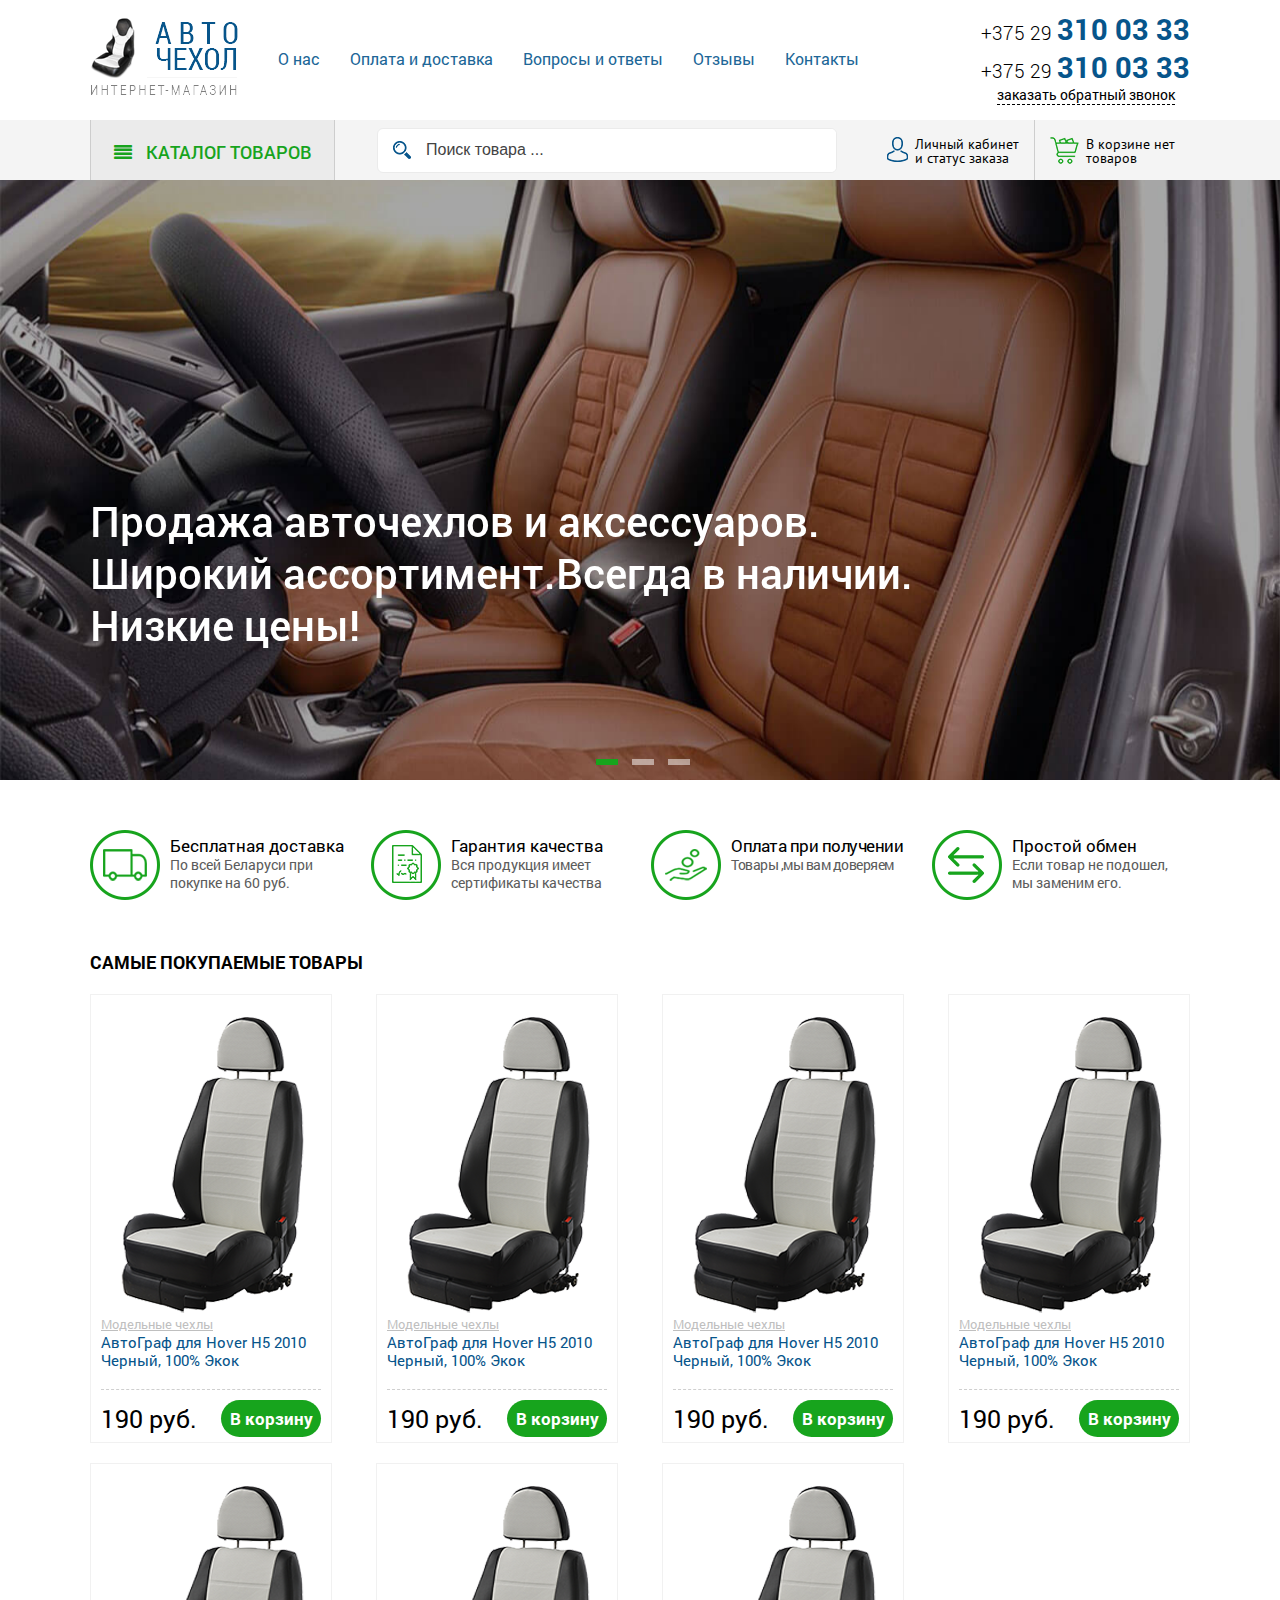
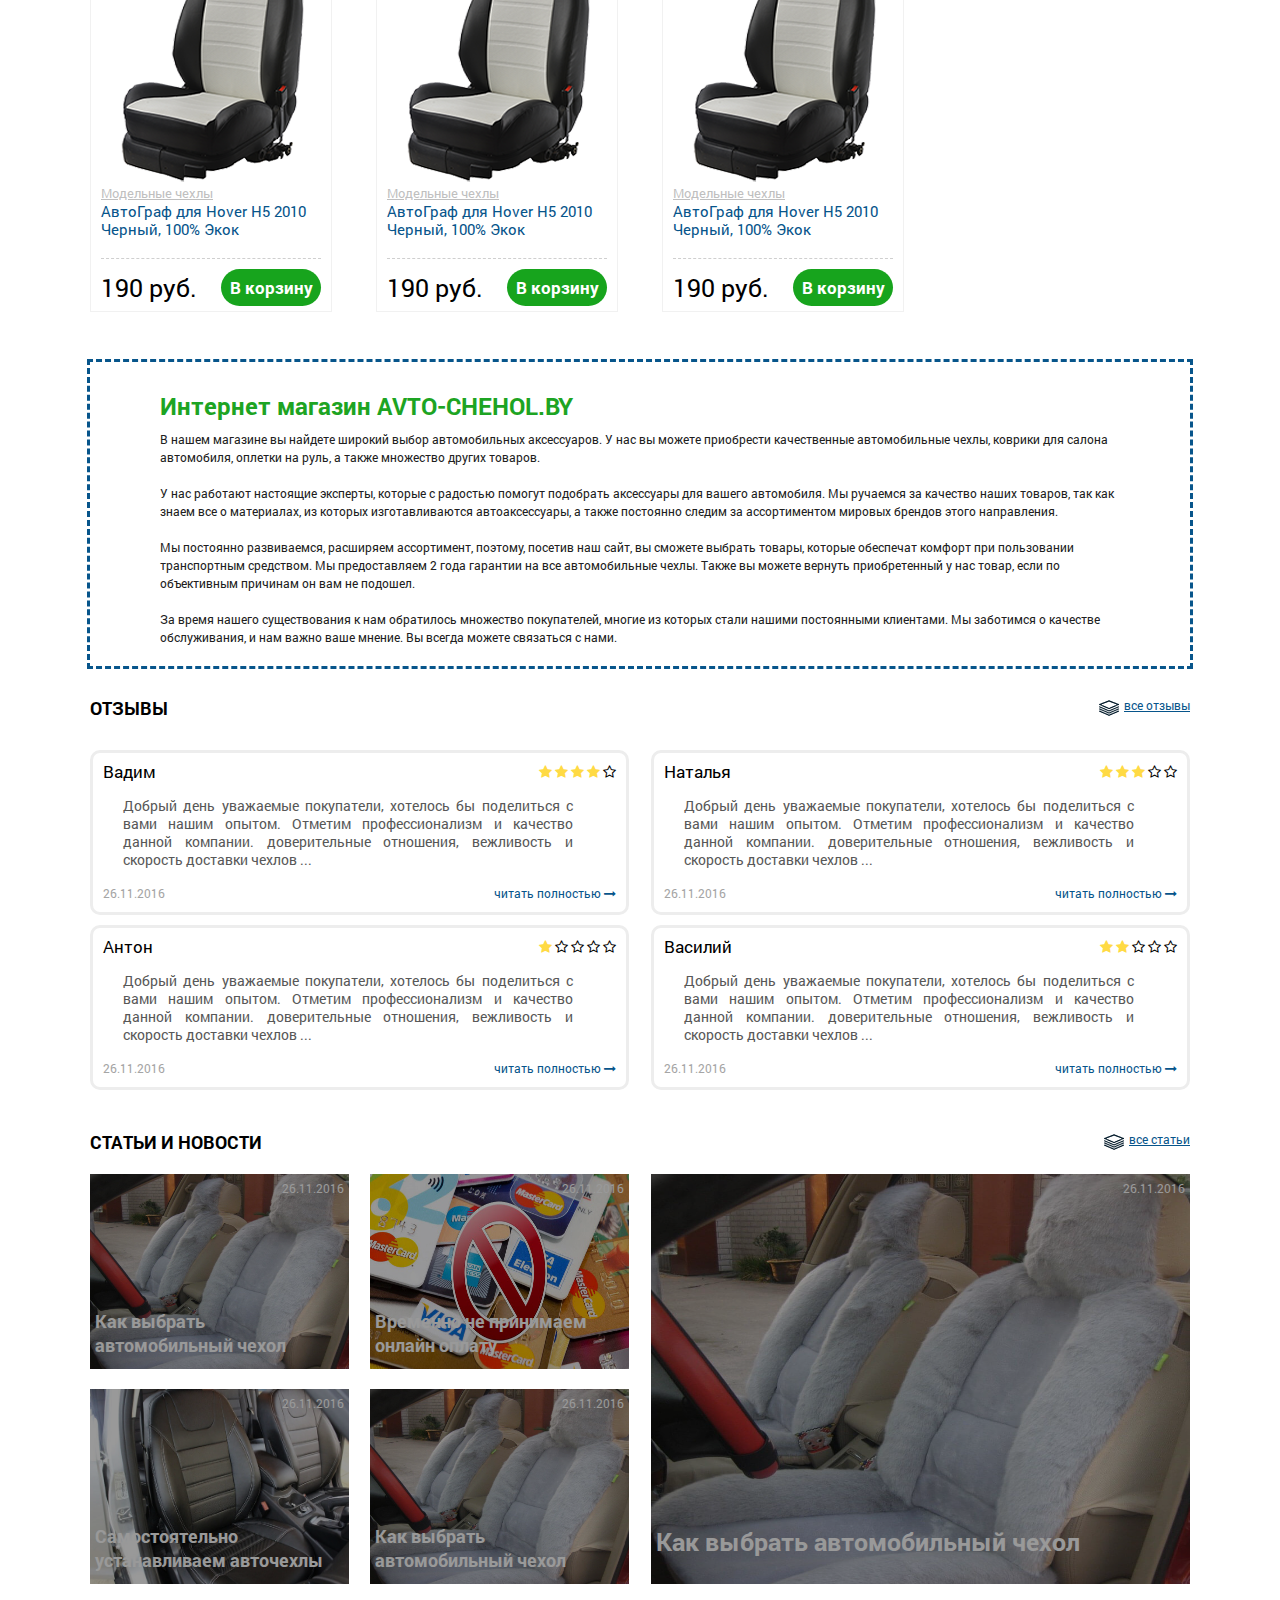
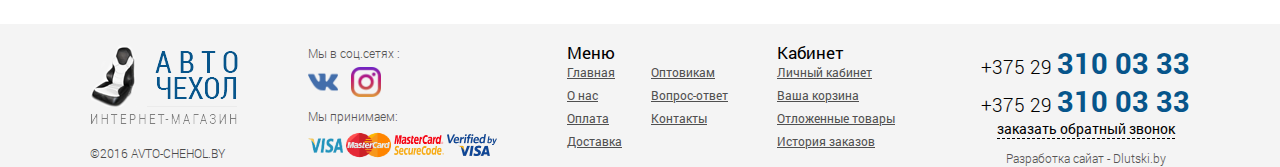
<file: index.html>
<!DOCTYPE html>
<!--[if lt IE 7]><html lang="ru" class="lt-ie9 lt-ie8 lt-ie7"><![endif]-->
<!--[if IE 7]><html lang="ru" class="lt-ie9 lt-ie8"><![endif]-->
<!--[if IE 8]><html lang="ru" class="lt-ie9"><![endif]-->
<!--[if gt IE 8]><!-->
<html lang="ru">
<!--<![endif]-->
<head>
	<meta charset="utf-8" />
	<title>Авто чехол</title>
	<meta name="description" content="" />

	<meta http-equiv="X-UA-Compatible" content="IE=edge" />
	<meta name="viewport" content="width=1140px"/>

	<link rel="shortcut icon" href="favicon.png" />
	<link rel="stylesheet" href="libs/font-awesome-4.7.0/css/font-awesome.min.css" />
	<link rel="stylesheet" href="libs/owl-carousel/owl.carousel.css" />
	<link rel="stylesheet" href="libs/owl-carousel/owl.theme.css" />


	<link rel="stylesheet" href="css/reset.css"/>
	<link rel="stylesheet" href="css/fonts.css" />
	<link rel="stylesheet" href="css/main.css" />
	<link rel="stylesheet" href="css/slider.css" />

	<script src="libs/modernizr/modernizr.js"></script>
	
</head>
<body>
	<!-- Обвертка -->
	<div id="wrapper">
		<header id="head">
			<div class="container clearfix">
				<div class="logo left">
					<a href="#"><img src="img/logo.png" alt="logo"></a>
				</div>
				<nav class="left">
					<ul>
						<li><a href="#">О нас</a></li>
						<li><a href="#">Оплата и доставка</a></li>
						<li><a href="#">Вопросы и ответы</a></li>
						<li><a href="#">Отзывы</a></li>
						<li><a href="#">Контакты</a></li>
					</ul>
				</nav>
				<div class="tel right">
					<p>+375 29<span>310 03 33</span></p>
					<p>+375 29<span>310 03 33</span></p>
					<a href="#pp2" name="modal2">Заказать обратный звонок</a>
				</div>
			</div>
		</header>
		<section id="menu">
			<div class="container clearfix">
				

				<nav id="cbp-hrmenu" class="cbp-hrmenu left">
					<ul>
						<li>
							<a href="#">
								<i class="fa fa-align-justify" aria-hidden="true"></i>
								Каталог товаров
							</a>
							<div class="cbp-hrsub">
								<div class="left">
									<img src="img/cat1.png" alt="img">
									<h3>Автомобильные чехлы</h3>
									<ul>
										<li><a href="#">Модельные</a></li>
										<li><a href="#">Универсальные</a></li>
										<li><a href="#">Чехлы-майки</a></li>
										<li><a href="#">Накидкий</a></li>
									</ul>
								</div>
								<div class="right">
									<img src="img/cat2.png" alt="img">
									<h3>Автомобильные ковры</h3>
									<ul>
										<li><a href="#">Ковры в багажник</a></li>
										<li><a href="#">Ковры в салон</a></li>
									</ul>
								</div>
								<div class="left">
									<img src="img/cat3.png" alt="img">
									<h3>Дефлекторы</h3>
									<ul>
										<li><a href="#">Дефлекторы капота</a></li>
										<li><a href="#">Дефлекторы окон</a></li>
									</ul>
								</div>
								<div class="right">
									<img src="img/cat4.png" alt="img">
									<h3>Аксессуары</h3>
									<ul>
										<li><a href="#">Чехлы на запаску</a></li>
										<li><a href="#">Щетки</a></li>
										<li><a href="#">Оплетки</a></li>
									</ul>
								</div>
							</div><!-- /cbp-hrsub -->
						</li>
					</ul>
				</nav>

				<form action="" class="left">
					<div class="search">
						<input type="search" name="search" placeholder="Поиск товара ...">
						<input type="submit" value="">
					</div>
				</form>
				<ul class="menu">
					<li class="basket">
						<a href="#">
							<img src="img/shopping-cart.png" alt=""><span class="right">В корзине нет <br>товаров</span>
						</a>
					</li>
					<li class="cabinet">
						<a href="#">
							<img src="img/avatar.png" alt=""> <span class="right">Личный кабинет <br>и статус заказа</span>
						</a>
						<div class="personal-cabinet">
							<div class="enter">
								<button>Войти</button>
								<a href="#" class="registration">Зарегистрироваться</a>
							</div>
							<ul>
								<li><a href="#">Личный кабинет</a></li>
								<li><a href="#">Статусы заказа</a></li>
								<li><a href="#">История заказов</a></li>
								<li><a href="#">Оставить отзыв</a></li>
								<li><a href="#">Задать вопрос</a></li>
							</ul>
						</div>
					</li>
				</ul>
			</div>
		</section>
		<div class="content">
			<section id="slider">
				<div class="owl-carousel owl-theme slider">
					<div class="item"><img src="img/bg_slider.jpg" alt="The Last of us"></div>
					<div class="item"><img src="img/bg_slider.jpg" alt="GTA V"></div>
					<div class="item"><img src="img/bg_slider.jpg" alt="Mirror Edge"></div>
				</div>
				<div class="container">
					<h1>Продажа авточехлов и аксессуаров.<br>
					Широкий ассортимент.Всегда в наличии.<br>
					Низкие цены!</h1>
				</div>
			</section>
			<section id="advantage">
				<div class="container">
					<ul class="clearfix">
						<li>
							<h4>Бесплатная доставка </h4>
							<p>По всей Беларуси при покупке на 60 руб. </p>
						</li>
						<li>
							<h4>Гарантия качества</h4>
							<p>Вся продукция имеет сертификаты качества</p>
						</li>
						<li>
							<h4>Оплата при получении</h4>
							<p>Товары ,мы вам доверяем</p>
						</li>
						<li>
							<h4>Простой обмен</h4>
							<p>Если товар не подошел, мы заменим его. </p>
						</li>
					</ul>
				</div>
			</section>
			<section id="popular">
				<div class="container">
					<h3>Cамые покупаемые товары</h3>
					<div class="popular-wrap clearfix">
						<div class="popular-item clearfix">
							<img src="img/popular-item.png" alt="@">
							<a href="#" class="link1">Модельные чехлы</a>
							<a href="#" class="link2">АвтоГраф для Hover H5 2010 Черный, 100% Экок</a>
							<span>190 руб.</span>
							<button class="right">В корзину</button>
						</div>
						<div class="popular-item clearfix">
							<img src="img/popular-item.png" alt="@">
							<a href="#" class="link1">Модельные чехлы</a>
							<a href="#" class="link2">АвтоГраф для Hover H5 2010 Черный, 100% Экок</a>
							<span>190 руб.</span>
							<button class="right">В корзину</button>
						</div>
						<div class="popular-item clearfix">
							<img src="img/popular-item.png" alt="@">
							<a href="#" class="link1">Модельные чехлы</a>
							<a href="#" class="link2">АвтоГраф для Hover H5 2010 Черный, 100% Экок</a>
							<span>190 руб.</span>
							<button class="right">В корзину</button>
						</div>
						<div class="popular-item clearfix">
							<img src="img/popular-item.png" alt="@">
							<a href="#" class="link1">Модельные чехлы</a>
							<a href="#" class="link2">АвтоГраф для Hover H5 2010 Черный, 100% Экок</a>
							<span>190 руб.</span>
							<button class="right">В корзину</button>
						</div>
						<div class="popular-item clearfix">
							<img src="img/popular-item.png" alt="@">
							<a href="#" class="link1">Модельные чехлы</a>
							<a href="#" class="link2">АвтоГраф для Hover H5 2010 Черный, 100% Экок</a>
							<span>190 руб.</span>
							<button class="right">В корзину</button>
						</div>
						<div class="popular-item clearfix">
							<img src="img/popular-item.png" alt="@">
							<a href="#" class="link1">Модельные чехлы</a>
							<a href="#" class="link2">АвтоГраф для Hover H5 2010 Черный, 100% Экок</a>
							<span>190 руб.</span>
							<button class="right">В корзину</button>
						</div>
						<div class="popular-item clearfix">
							<img src="img/popular-item.png" alt="@">
							<a href="#" class="link1">Модельные чехлы</a>
							<a href="#" class="link2">АвтоГраф для Hover H5 2010 Черный, 100% Экок</a>
							<span>190 руб.</span>
							<button class="right">В корзину</button>
						</div>
					</div>
				</div>
			</section>
			<section id="about-us">
				<div class="container">
					<div class="about-us">
						<h2><span>Интернет магазин</span> Avto-Chehol.by</h2>
						<p>В нашем магазине вы найдете широкий выбор автомобильных аксессуаров. У нас вы можете приобрести качественные автомобильные чехлы, коврики для салона автомобиля, оплетки на руль, а также множество других товаров.</p>
						<br>
						<p>У нас работают настоящие эксперты, которые с радостью помогут подобрать аксессуары для вашего автомобиля. Мы ручаемся за качество наших товаров, так как знаем все о материалах, из которых изготавливаются автоаксессуары, а также постоянно следим за ассортиментом мировых брендов этого направления.</p>
						<br>
						<p>Мы постоянно развиваемся, расширяем ассортимент, поэтому, посетив наш сайт, вы сможете выбрать товары, которые обеспечат комфорт при пользовании транспортным средством. Мы предоставляем 2 года гарантии на все автомобильные чехлы. Также вы можете вернуть приобретенный у нас товар, если по объективным причинам он вам не подошел.</p>
						<br>
						<p>За время нашего существования к нам обратилось множество покупателей, многие из которых стали нашими постоянными клиентами. Мы заботимся о качестве обслуживания, и нам важно ваше мнение. Вы всегда можете связаться с нами.</p>
					</div>
				</div>
			</section>
			<section id="comment">
				<div class="container clearfix">
					<h3>Отзывы</h3>
					<a href="#" class="link3 right">все отзывы</a>
					<div class="comment-wrap clearfix">
						<article class="comment-item clearfix left">
							<header>
								<h4>Вадим</h4>
								<div class="star right">
									<i class="fa fa-star" aria-hidden="true"></i>
									<i class="fa fa-star" aria-hidden="true"></i>
									<i class="fa fa-star" aria-hidden="true"></i>
									<i class="fa fa-star" aria-hidden="true"></i>
									<i class="fa fa-star-o" aria-hidden="true"></i>
								</div>
							</header>
							<p>Добрый день уважаемые покупатели, хотелось бы поделиться с вами нашим опытом. Отметим профессионализм и качество данной компании. доверительные отношения, вежливость и скорость доставки чехлов ...</p>
							<span class="date"><time datetime="2016-11-26"></time>26.11.2016</span>
							<a href="#" class="link4 right">Читать полностью <i class="fa fa-long-arrow-right" aria-hidden="true"></i></a>
						</article>
						<article class="comment-item clearfix left">
							<header>
								<h4>Наталья</h4>
								<div class="star right">
									<i class="fa fa-star" aria-hidden="true"></i>
									<i class="fa fa-star" aria-hidden="true"></i>
									<i class="fa fa-star" aria-hidden="true"></i>
									<i class="fa fa-star-o" aria-hidden="true"></i>
									<i class="fa fa-star-o" aria-hidden="true"></i>
								</div>
							</header>
							<p>Добрый день уважаемые покупатели, хотелось бы поделиться с вами нашим опытом. Отметим профессионализм и качество данной компании. доверительные отношения, вежливость и скорость доставки чехлов ...</p>
							<span class="date"><time datetime="2016-11-26"></time>26.11.2016</span>
							<a href="#" class="link4 right">Читать полностью <i class="fa fa-long-arrow-right" aria-hidden="true"></i></a>
						</article>
						<article class="comment-item clearfix left">
							<header>
								<h4>Антон</h4>
								<div class="star right">
									<i class="fa fa-star" aria-hidden="true"></i>
									<i class="fa fa-star-o" aria-hidden="true"></i>
									<i class="fa fa-star-o" aria-hidden="true"></i>
									<i class="fa fa-star-o" aria-hidden="true"></i>
									<i class="fa fa-star-o" aria-hidden="true"></i>
								</div>
							</header>
							<p>Добрый день уважаемые покупатели, хотелось бы поделиться с вами нашим опытом. Отметим профессионализм и качество данной компании. доверительные отношения, вежливость и скорость доставки чехлов ...</p>
							<span class="date"><time datetime="2016-11-26"></time>26.11.2016</span>
							<a href="#" class="link4 right">Читать полностью <i class="fa fa-long-arrow-right" aria-hidden="true"></i></a>
						</article>
						<article class="comment-item clearfix left">
							<header>
								<h4>Василий</h4>
								<div class="star right">
									<i class="fa fa-star" aria-hidden="true"></i>
									<i class="fa fa-star" aria-hidden="true"></i>
									<i class="fa fa-star-o" aria-hidden="true"></i>
									<i class="fa fa-star-o" aria-hidden="true"></i>
									<i class="fa fa-star-o" aria-hidden="true"></i>
								</div>
							</header>
							<p>Добрый день уважаемые покупатели, хотелось бы поделиться с вами нашим опытом. Отметим профессионализм и качество данной компании. доверительные отношения, вежливость и скорость доставки чехлов ...</p>
							<span class="date"><time datetime="2016-11-26"></time>26.11.2016</span>
							<a href="#" class="link4 right">Читать полностью <i class="fa fa-long-arrow-right" aria-hidden="true"></i></a>
						</article>
					</div>
				</div>
			</section>
			<section id="news">
				<div class="container clearfix">
					<h3>Статьи и новости</h3>
					<a href="news.html" class="link3 right">Все статьи</a>
					<div class="news-wrap clearfix">
						<div class="news-wrap-left clearfix left">
							<a href="#">
							<article>
									<header class="clearfix">
										<span class="date"><time datetime="2016-11-26"></time>26.11.2016</span>
										<p>Как выбрать автомобильный чехол</p>
									</header>
									<img src="img/news-1.jpg" alt="">
								</article>
							</a>
							<a href="#">
							<article>
									<header class="clearfix">
										<span class="date"><time datetime="2016-11-26"></time>26.11.2016</span>
										<p>Временно не принимаем онлайн оплату</p>
									</header>
									<img src="img/news-2.jpg" alt="">
								</article>
							</a>
							<a href="#">
							<article>
									<header class="clearfix">
										<span class="date"><time datetime="2016-11-26"></time>26.11.2016</span>
										<p>Самостоятельно устанавливаем авточехлы</p>
									</header>
									<img src="img/news-3.jpg" alt="">
								</article>
							</a>
							<a href="#">
							<article>
									<header class="clearfix">
										<span class="date"><time datetime="2016-11-26"></time>26.11.2016</span>
										<p>Как выбрать автомобильный чехол</p>
									</header>
									<img src="img/news-4.jpg" alt="">
								</article>
							</a>
						</div>
						<div class="news-wrap-right right clearfix">
							<a class="big" href="#">
								<article>
									<header class="clearfix">
										<span class="date"><time datetime="2016-11-26"></time>26.11.2016</span>
										<p>Как выбрать автомобильный чехол</p>
									</header>
									<img src="img/news-1.jpg" alt="">
								</article>
							</a>
						</div>
					</div>
				</div>
			</section>
		</div>
		<footer id="footer">
			<div class="container clearfix">
				<div class="logo left">
					<img src="img/logo.png" alt="logo">
					<div class="copyright"><span>&copy;2016 Avto-chehol.by</span></div>
				</div>
				<div class="info left">
					<div class="social">
						<p>Мы в соц.сетях :</p>
						<a href="https://vk.com/" class="vk"><img src="img/vk.png" alt=""></a>
						<a href="#" class="inst"><img src="img/instagram.png" alt=""></a>
					</div>
					<div class="pay">
						<p>Мы принимаем:</p>
						<img src="img/visa.png" alt="">
						<img src="img/mastercard.png" alt="">
						<img src="img/mastercard-securecode2.png" alt="">
						<img src="img/VbVisa.png" alt="">
					</div>
				</div>
				<div class="f-menu left">
					<h4>Меню</h4>
					<ul>
						<li><a href="">Главная</a></li>
						<li><a href="">Оптовикам</a></li>
						<li><a href="">О нас</a></li>
						<li><a href="">Вопрос-ответ</a></li>
						<li><a href="">Оплата</a></li>
						<li><a href="">Контакты</a></li>
						<li><a href="">Доставка</a></li>
					</ul>
				</div>
				<div class="f-cabinet left">
					<h4>Кабинет</h4>
					<ul>
						<li><a href="">Личный кабинет</a></li>
						<li><a href="">Ваша корзина</a></li>
						<li><a href="">Отложенные товары</a></li>
						<li><a href="">История заказов</a></li>
					</ul>
				</div>
				<div class="tel right">
					<p>+375 29<span>310 03 33</span></p>
					<p>+375 29<span>310 03 33</span></p>
					<a href="#">Заказать обратный звонок</a>
					<div class="dlutski">
						<p>Разработка сайат - Dlutski.by</p>
					</div>
				</div>
			</div>
		</footer>
	</div>
	<!-- Обвертка -->

	<div id="pp2">
	    <div class="pp2-content">
	        <div><button  class="close"><img src="img/cancel-2.png" alt=""></button></div>
	        <div class="pp2-center">
		        <div class="pp2-top">
		        	<p>Введите ваше имя и телефон,<br>и мы перезвоним вам</p>
		        </div>
		        <div class="pp2-wrap">
		        	<form action="#" class="pp-form clearfix" name="ppForm">
		        		<p>
							<label for="name">Имя:</label>
							<input type="text" id="name" placeholder="Введите ваше имя" required><br>
						</p>
						<p>
							<label for="phone">Сотовый телефон:</label>
							<input type="tel" id="phone" placeholder="Введите номер телефона" pattern="[0-9]+" required><br>
						</p>
		        	</form>
		        	<button class="pp-buy">Перезвоните мне</button>
		        </div>
	        </div>
	    </div>
	</div>
	<div id="pp-bg"></div>




	<!--[if lt IE 9]>
	<script src="libs/html5shiv/es5-shim.min.js"></script>
	<script src="libs/html5shiv/html5shiv.min.js"></script>
	<script src="libs/html5shiv/html5shiv-printshiv.min.js"></script>
	<script src="libs/respond/respond.min.js"></script>
	<![endif]-->
	<script src="libs/jquery/jquery-3.1.1.min.js"></script>
	<script src="libs/owl-carousel/owl.carousel.min.js"></script>

	<script src="libs/HorizontalDropDownMenu/js/cbpHorizontalMenu.min.js"></script>



	<script src="js/common.js"></script>


	<!-- ===================  START ========================== -->
	<script type="text/javascript">
		$('a[name="modal2"]').click(function(){
		    var pp2     = $("#pp2"),
		        bg     = $("#pp-bg");

		    function pp_hide(pp2, bg){
		        pp2.animate({top: "-500px"}, 1000, function(){bg.fadeOut(1000);});
		    }

		    function pp_show(pp2, bg){
		        pp2.animate({top: "150px"}, 1000);
		        bg.fadeIn(1000).click(function(){pp_hide(pp2, bg)});
		    }

		    pp_show(pp2, bg);

    		});
		
	</script>

	<!-- ================================  END ======================================== -->
	
	<!-- ================================  STAR ======================================= -->
	<script>
			$(function() {
				cbpHorizontalMenu.init();
			});
		</script>
	<!-- ================================  END  ======================================= -->
	<!-- Yandex.Metrika counter --><!-- /Yandex.Metrika counter -->
	<!-- Google Analytics counter --><!-- /Google Analytics counter -->
</body>
</html>
</file>
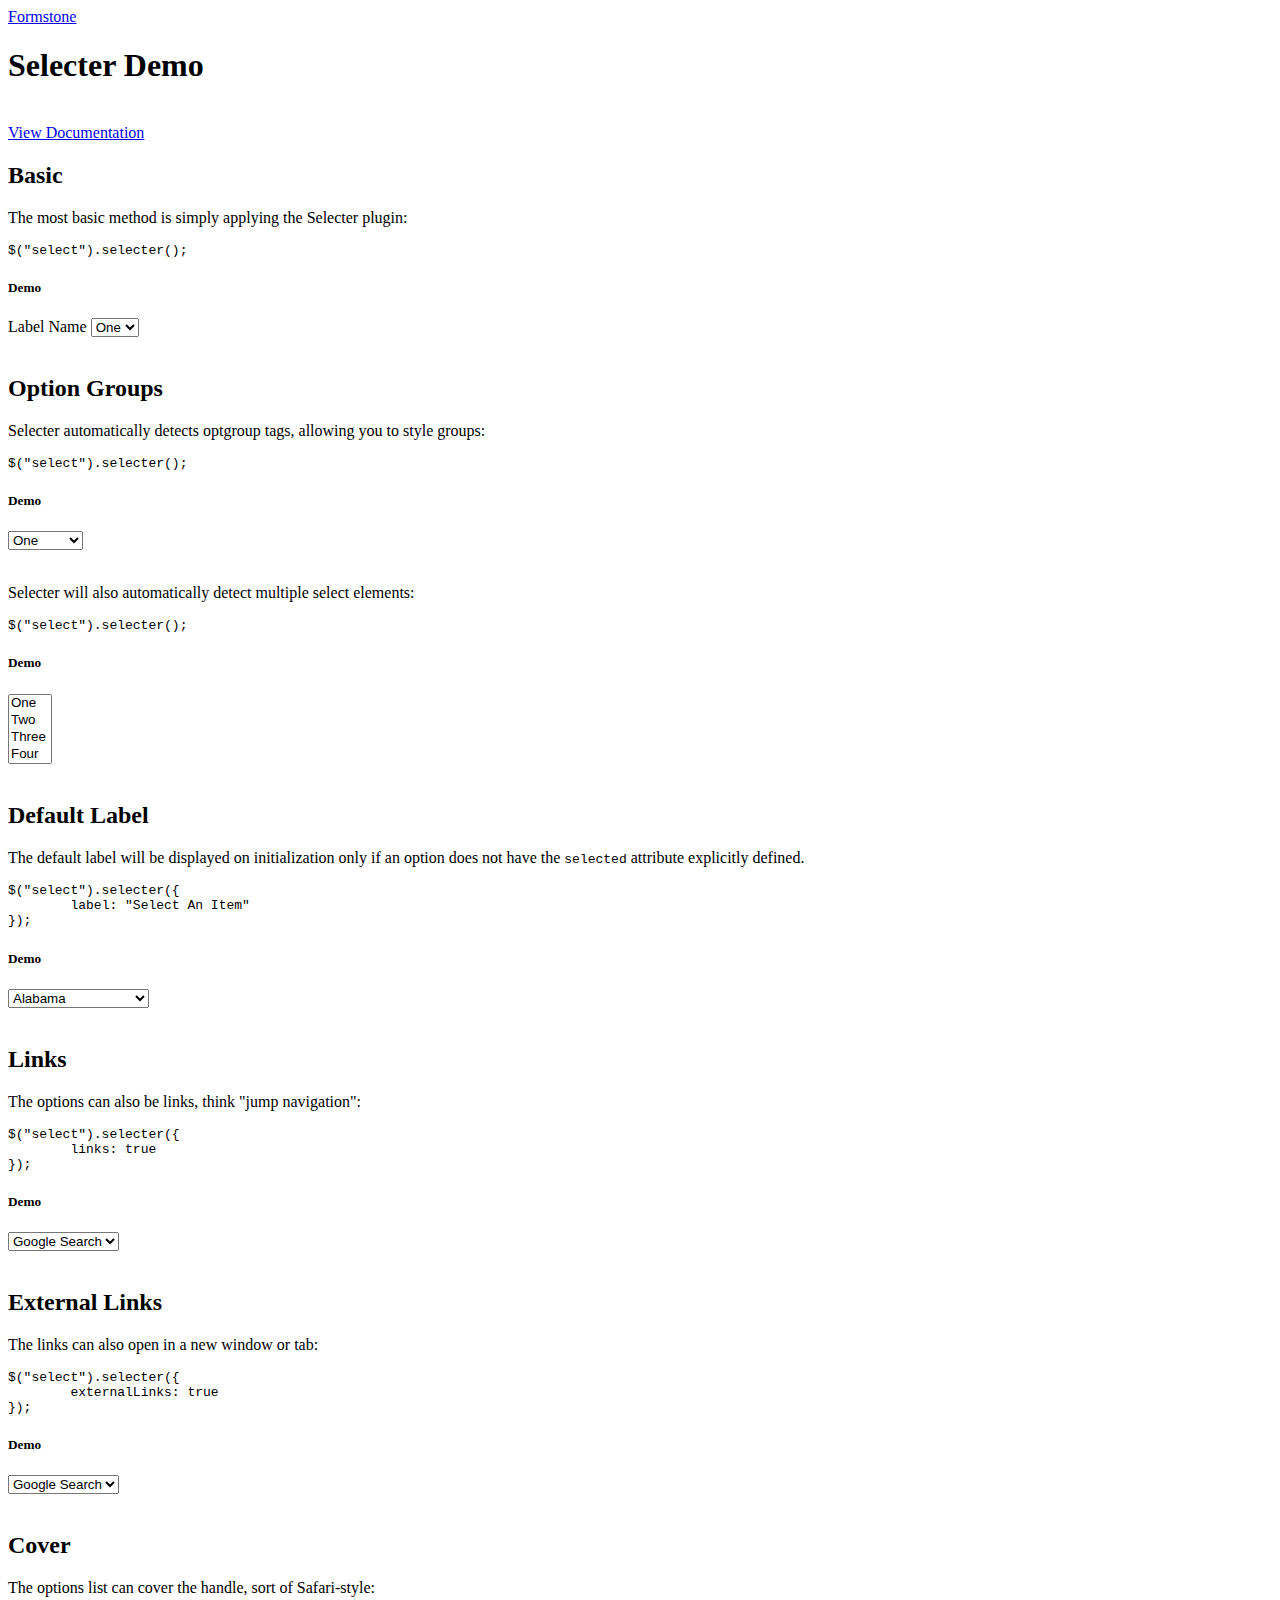
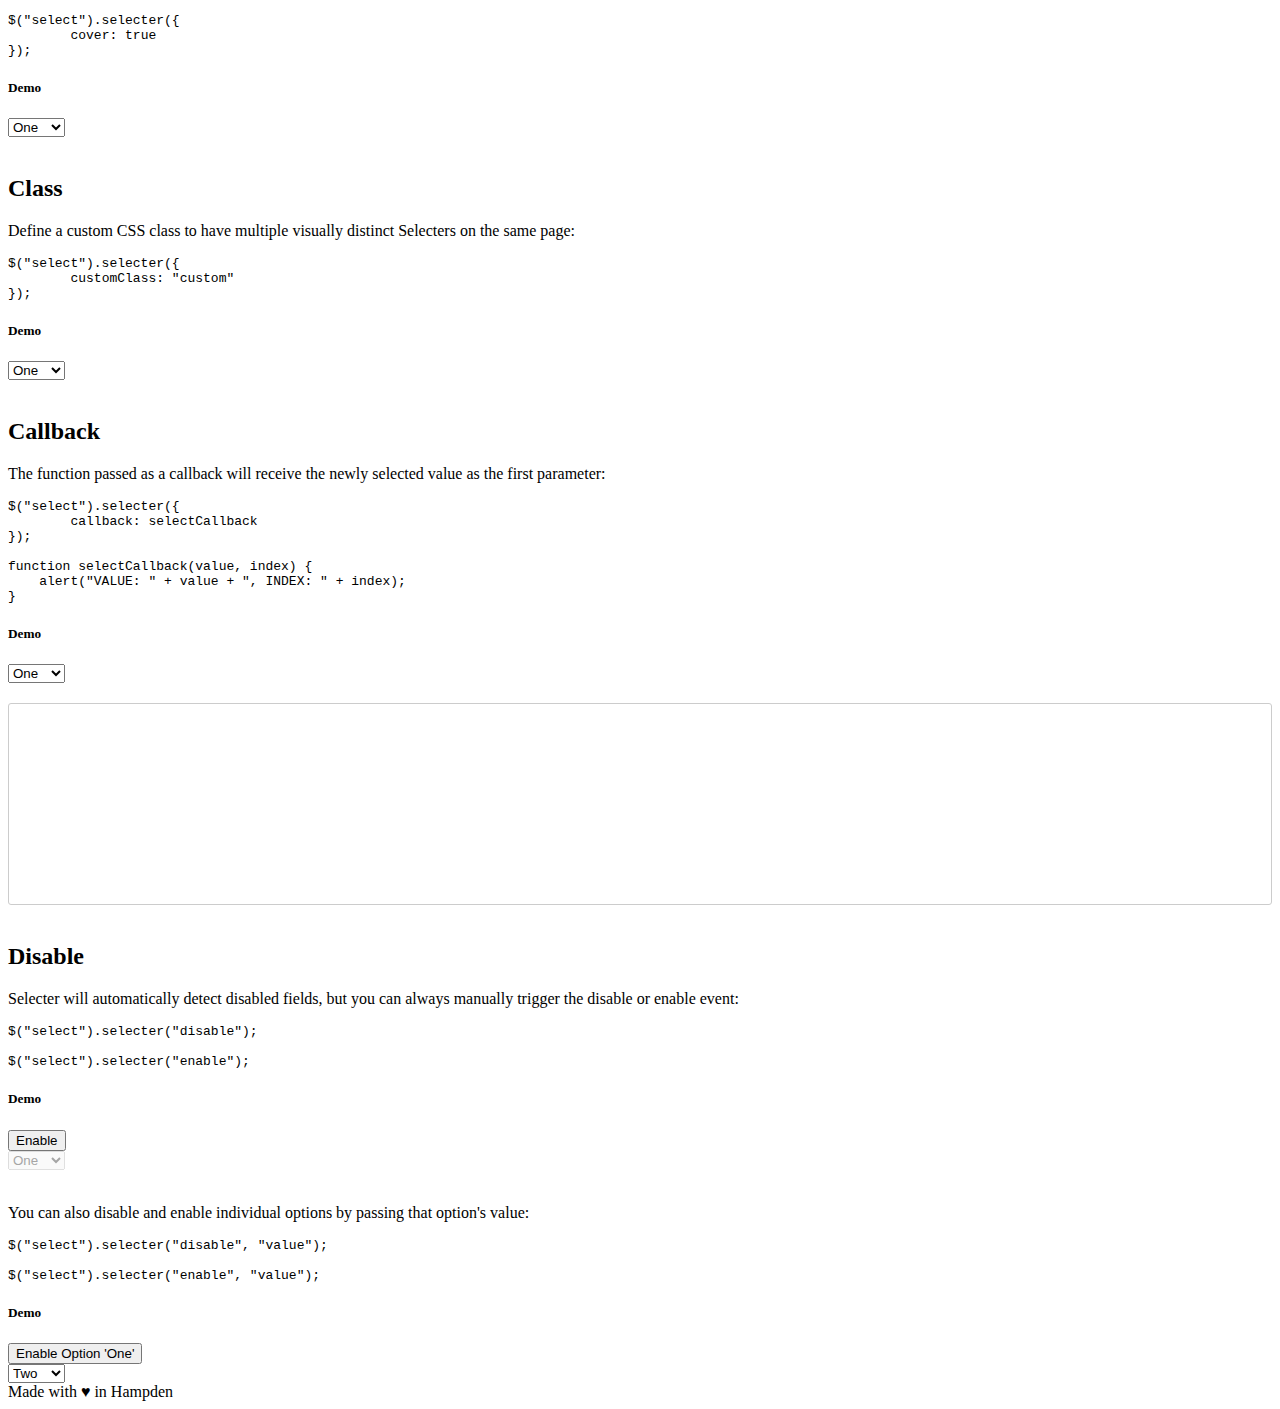
<file: libs/Selecter-master/demo/index.html>
<!DOCTYPE html>
<html lang="en" class="no-js">
	<head>
		<meta charset="utf-8">
		<meta name="viewport" content="width=device-width, initial-scale=1, maximum-scale=1, user-scalable=no">

		<title>Selecter Demo</title>

		<!-- Modernizer -->
		<script src="http://formstone.it/js/modernizr.js"></script>

		<!-- Demo Resources -->
		<link href="http://formstone.it/css/demo.css" rel="stylesheet" type="text/css" media="all">
		<script src="http://formstone.it/js/demo.js"></script>

		<!--[if IE 8]>
        	<script>var IE8 = true;</script>
        	<script src="http://formstone.it/js/site.ie8.js"></script>
			<link rel="stylesheet" href="http://formstone.it/css/demo.ie8.css">
		<![endif]-->
		<!--[if IE 9]>
        	<script>var IE9 = true;</script>
        	<script src="http://formstone.it/js/site.ie9.js"></script>
		<![endif]-->

		<link href="../jquery.fs.selecter.css" rel="stylesheet" type="text/css" media="all">
		<script src="../jquery.fs.selecter.js"></script>

		<!--[DEMO:START-RESOURCES]-->

		<link href="http://formstone.it/components/Scroller/jquery.fs.scroller.css" rel="stylesheet" type="text/css" media="all">
		<script src="http://formstone.it/components/Scroller/jquery.fs.scroller.js"></script>

		<style>
			.demo .selecter.custom { max-width: 500px; }
			.demo .selecter.custom .selecter-selected { border-width: 2px; }
			.demo .selecter.custom .selecter-options { border-width: 0 2px 2px; padding: 1%; }
			.demo .selecter.custom .selecter-item { border-radius: 3px !important; border: none; margin: 0 0 1%; }
			.demo .selecter.custom .selecter-item:last-child { margin: 0; }

			.demo .callback_output { background: #fff; border: 1px solid #ccc; border-radius: 3px; height: 200px; overflow-y: scroll; overflow-x: hidden; margin: 20px 0 0; padding: 0 20px; }
		    .demo .callback_output p:first-child { font-weight: 600; }

			.demo .selecter.multiple { border: 1px solid #ccc; border-radius: 3px; }
		    .demo .selecter.multiple .selecter-options { border: none; }
		</style>

		<script>
			$(document).ready(function() {
				// All
				$(".demo select").not(".demo .selecter_callback, .demo .selecter_test").selecter();

				// Callback
				$(".demo select.selecter_callback").selecter({
					callback: selectCallback
				});

				// Disabled
				$(".demo .toggle_selecter").on("click", toggleEnabled);
				if (!$(".demo .selecter_disabled").is(":disabled")) {
					$(".demo .toggle_selecter").text("Disable");
				} else {
					$(".demo .toggle_selecter").text("Enable");
				}

				// Disabled Option
				$(".demo .toggle_selecter_option").on("click", toggleEnabledOption);
				if (!$(".demo .selecter_disabled_option option").eq(0).is(":disabled")) {
					$(".demo .toggle_selecter_option").text("Disable Option 'One'");
				} else {
					$(".demo .toggle_selecter_option").text("Enable Option 'One'");
				}

				$(window).one("pronto.load", function() {
					$(".demo select").selecter("destroy");
					$(".demo .toggle_selecter").off("click");
					$(".demo .toggle_selecter_option").off("click");
				});
			});

			function selectCallback(value, index) {
				$(".demo .callback_output").prepend("<p>VALUE: " + value + ", INDEX: " + index + "</p>");
			}

			function toggleEnabled(e) {
				e.preventDefault();

				if ($(".demo .selecter_disabled").is(":disabled")) {
					$(".demo .selecter_disabled").selecter("enable");
					$(".demo .toggle_selecter").text("Disable");
				} else {
					$(".demo .selecter_disabled").selecter("disable");
					$(".demo .toggle_selecter").text("Enable");
				}
			}

			function toggleEnabledOption(e) {
				e.preventDefault();

				if ($(".demo .selecter_disabled_option option").eq(0).is(":disabled")) {
					$(".demo .selecter_disabled_option").selecter("enable", "1");
					$(".demo .toggle_selecter_option").text("Disable Option 'One'");
				} else {
					$(".demo .selecter_disabled_option").selecter("disable", "1");
					$(".demo .toggle_selecter_option").text("Enable Option 'One'");
				}
			}
		</script>

		<!--[DEMO:END-RESOURCES]-->

	</head>
	<body class="gridlock demo">
		<header id="header">
			<div class="row">
				<div class="all-full">
					<a href="http://formstone.it/" class="branding">Formstone</a>
				</div>
			</div>
		</header>
		<article class="row page">
			<div class="mobile-full tablet-full desktop-8 desktop-push-2">
				<header class="header">
					<h1>Selecter Demo</h1>
					<!-- <p>A technical demonstration of the jQuery plugin.</p> -->
					<br>
					<a href="http://formstone.it/selecter/" class="button">View Documentation</a>
				</header>

				<!--[DEMO:START-CONTENT]-->

				<!-- BASIC -->
				<h2>Basic</h2>
				<p>The most basic method is simply applying the Selecter plugin:</p>

				<pre class="example"><code class="language-javascript">$("select").selecter();</code></pre>

				<h5>Demo</h5>
				<form action="#" method="GET">
					<label for="selecter_basic">Label Name</label>
					<select name="selecter_basic" id="selecter_basic" class="selecter_basic">
						<option>One</option>
						<option>Two</option>
					</select>
				</form>

				<br>

				<!-- OPTION GROUPS -->
				<h2>Option Groups</h2>
				<p>Selecter automatically detects optgroup tags, allowing you to style groups:</p>

				<pre class="example"><code class="language-javascript">$("select").selecter();</code></pre>

				<h5>Demo</h5>
				<form action="#" method="GET">
					<select name="selecter_basic" class="selecter_basic">
						<optgroup label="Group One">
							<option value="1">One</option>
							<option value="2">Two</option>
							<option value="3">Three</option>
						</optgroup>
						<optgroup label="Group One">
							<option value="4">Four</option>
							<option value="5">Five</option>
							<option value="6">Six</option>
							<option value="7">Seven</option>
						</optgroup>
						<optgroup label="Group Three">
							<option value="8">Eight</option>
							<option value="9">Nine</option>
							<option value="10">Ten</option>
						</optgroup>
					</select>
				</form>

				<br>

				<!-- MULTIPLE -->
				<p>Selecter will also automatically detect multiple select elements:</p>

				<pre class="example"><code class="language-javascript">$("select").selecter();</code></pre>

				<h5>Demo</h5>
				<form action="#" method="GET">
					<select name="selecter_multiple" class="selecter_multiple" multiple>
						<option value="1">One</option>
						<option value="2">Two</option>
						<option value="3">Three</option>
						<option value="4">Four</option>
						<option value="5">Five</option>
						<option value="6">Six</option>
						<option value="7">Seven</option>
						<option value="8">Eight</option>
						<option value="9">Nine</option>
						<option value="10">Ten</option>
					</select>
				</form>

				<br>

				<!-- DEFAULT LABEL -->
				<h2>Default Label</h2>
				<p>The default label will be displayed on initialization only if an option does not have the <code>selected</code> attribute explicitly defined.</p>

				<pre class="example"><code class="language-javascript">$("select").selecter({
	label: "Select An Item"
});</code></pre>

				<h5>Demo</h5>
				<form action="#" method="GET">
					<select name="selecter_label" data-selecter-options='{"label":"Select A State"}'>
						<option value="AL">Alabama</option>
						<option value="AK">Alaska</option>
						<option value="AZ">Arizona</option>
						<option value="AR">Arkansas</option>
						<option value="CA">California</option>
						<option value="CO">Colorado</option>
						<option value="CT">Connecticut</option>
						<option value="DE">Delaware</option>
						<option value="DC">District Of Columbia</option>
						<option value="FL">Florida</option>
						<option value="GA">Georgia</option>
						<option value="HI">Hawaii</option>
						<option value="ID">Idaho</option>
						<option value="IL">Illinois</option>
						<option value="IN">Indiana</option>
						<option value="IA">Iowa</option>
						<option value="KS">Kansas</option>
						<option value="KY">Kentucky</option>
						<option value="LA">Louisiana</option>
						<option value="ME">Maine</option>
						<option value="MD">Maryland</option>
						<option value="MA">Massachusetts</option>
						<option value="MI">Michigan</option>
						<option value="MN">Minnesota</option>
						<option value="MS">Mississippi</option>
						<option value="MO">Missouri</option>
						<option value="MT">Montana</option>
						<option value="NE">Nebraska</option>
						<option value="NV">Nevada</option>
						<option value="NH">New Hampshire</option>
						<option value="NJ">New Jersey</option>
						<option value="NM">New Mexico</option>
						<option value="NY">New York</option>
						<option value="NC">North Carolina</option>
						<option value="ND">North Dakota</option>
						<option value="OH">Ohio</option>
						<option value="OK">Oklahoma</option>
						<option value="OR">Oregon</option>
						<option value="PA">Pennsylvania</option>
						<option value="RI">Rhode Island</option>
						<option value="SC">South Carolina</option>
						<option value="SD">South Dakota</option>
						<option value="TN">Tennessee</option>
						<option value="TX">Texas</option>
						<option value="UT">Utah</option>
						<option value="VT">Vermont</option>
						<option value="VA">Virginia</option>
						<option value="WA">Washington</option>
						<option value="WV">West Virginia</option>
						<option value="WI">Wisconsin</option>
						<option value="WY">Wyoming</option>
					</select>
				</form>

				<br>

				<!-- LINKS -->
				<h2>Links</h2>
				<p>The options can also be links, think "jump navigation":</p>

				<pre class="example"><code class="language-javascript">$("select").selecter({
	links: true
});</code></pre>

				<h5>Demo</h5>
				<form action="#" method="GET">
					<select name="selecter_links" data-selecter-options='{"label":"Jump Sites","links":"true"}'>
						<option value="http://google.com">Google Search</option>
						<option value="http://boingboing.com">BoingBoing</option>
						<option value="http://cnn.com">CNN News</option>
					</select>
				</form>

				<br>

				<!-- EXTERNAL LINKS -->
				<h2>External Links</h2>
				<p>The links can also open in a new window or tab:</p>

				<pre class="example"><code class="language-javascript">$("select").selecter({
	externalLinks: true
});</code></pre>

				<h5>Demo</h5>
				<form action="#" method="GET">
					<select name="selecter_links_external" data-selecter-options='{"label":"Jump Sites","external":"true"}'>
						<option value="http://google.com">Google Search</option>
						<option value="http://boingboing.com">BoingBoing</option>
						<option value="http://cnn.com">CNN News</option>
					</select>
				</form>

				<br>

				<!-- COVER -->
				<h2>Cover</h2>
				<p>The options list can cover the handle, sort of Safari-style:</p>

				<pre class="example"><code class="language-javascript">$("select").selecter({
	cover: true
});</code></pre>

				<h5>Demo</h5>
				<form action="#" method="GET">
					<select name="selecter_cover" data-selecter-options='{"cover":"true"}'>
						<option value="1">One</option>
						<option value="2">Two</option>
						<option value="3">Three</option>
						<option value="4">Four</option>
						<option value="5">Five</option>
					</select>
				</form>

				<br>

				<!-- CLASS -->
				<h2>Class</h2>
				<p>Define a custom CSS class to have multiple visually distinct Selecters on the same page:</p>

				<pre class="example"><code class="language-javascript">$("select").selecter({
	customClass: "custom"
});</code></pre>

				<h5>Demo</h5>
				<form action="#" method="GET">
					<select name="selecter_custom" data-selecter-options='{"customClass":"custom"}'>
						<option value="1">One</option>
						<option value="2">Two</option>
						<option value="3">Three</option>
						<option value="4">Four</option>
						<option value="5">Five</option>
					</select>
				</form>

				<br>

				<!-- CALLBACK -->
				<h2>Callback</h2>
				<p>The function passed as a callback will receive the newly selected value as the first parameter:</p>

				<pre class="example"><code class="language-javascript">$("select").selecter({
	callback: selectCallback
});

function selectCallback(value, index) {
    alert("VALUE: " + value + ", INDEX: " + index);
}</code></pre>

				<h5>Demo</h5>
				<form action="#" method="GET">
					<select name="selecter_callback" class="selecter_callback">
						<option value="1">One</option>
						<option value="2">Two</option>
						<option value="3">Three</option>
						<option value="4">Four</option>
						<option value="5">Five</option>
					</select>
				</form>
				<div class="callback_output"></div>

				<br>

				<!-- DISABLE -->
				<h2>Disable</h2>
				<p>Selecter will automatically detect disabled fields, but you can always manually trigger the disable or enable event:</p>

				<pre class="example"><code class="language-javascript">$("select").selecter("disable");

$("select").selecter("enable");</code></pre>

				<h5>Demo</h5>
				<button class="button small toggle_selecter">Enable</button>
				<form action="#" method="GET" class="clear_fix">
					<select name="selecter_disabled" class="selecter_disabled" disabled="disabled">
						<option value="1">One</option>
						<option value="2">Two</option>
						<option value="3">Three</option>
						<option value="4">Four</option>
						<option value="5">Five</option>
					</select>
				</form>

				<br>

				<!-- DISABLE ITEM -->
				<p>You can also disable and enable individual options by passing that option's value:</p>

				<pre class="example"><code class="language-javascript">$("select").selecter("disable", "value");

$("select").selecter("enable", "value");</code></pre>

				<h5>Demo</h5>
				<button class="button small toggle_selecter_option">Enable Option 'One'</button>
				<form action="#" method="GET">
					<select name="selecter_disabled_option" class="selecter_disabled_option">
						<option value="1" disabled>One</option>
						<option value="2">Two</option>
						<option value="3">Three</option>
						<option value="4">Four</option>
						<option value="5">Five</option>
					</select>
				</form>

				<!--[DEMO:END-CONTENT]-->

			</div>
		</article>

		<footer id="footer" class="row">
			<div class="all-full copyright">
				Made with &hearts; in Hampden
			</div>
		</footer>
	</body>
</html>
</file>
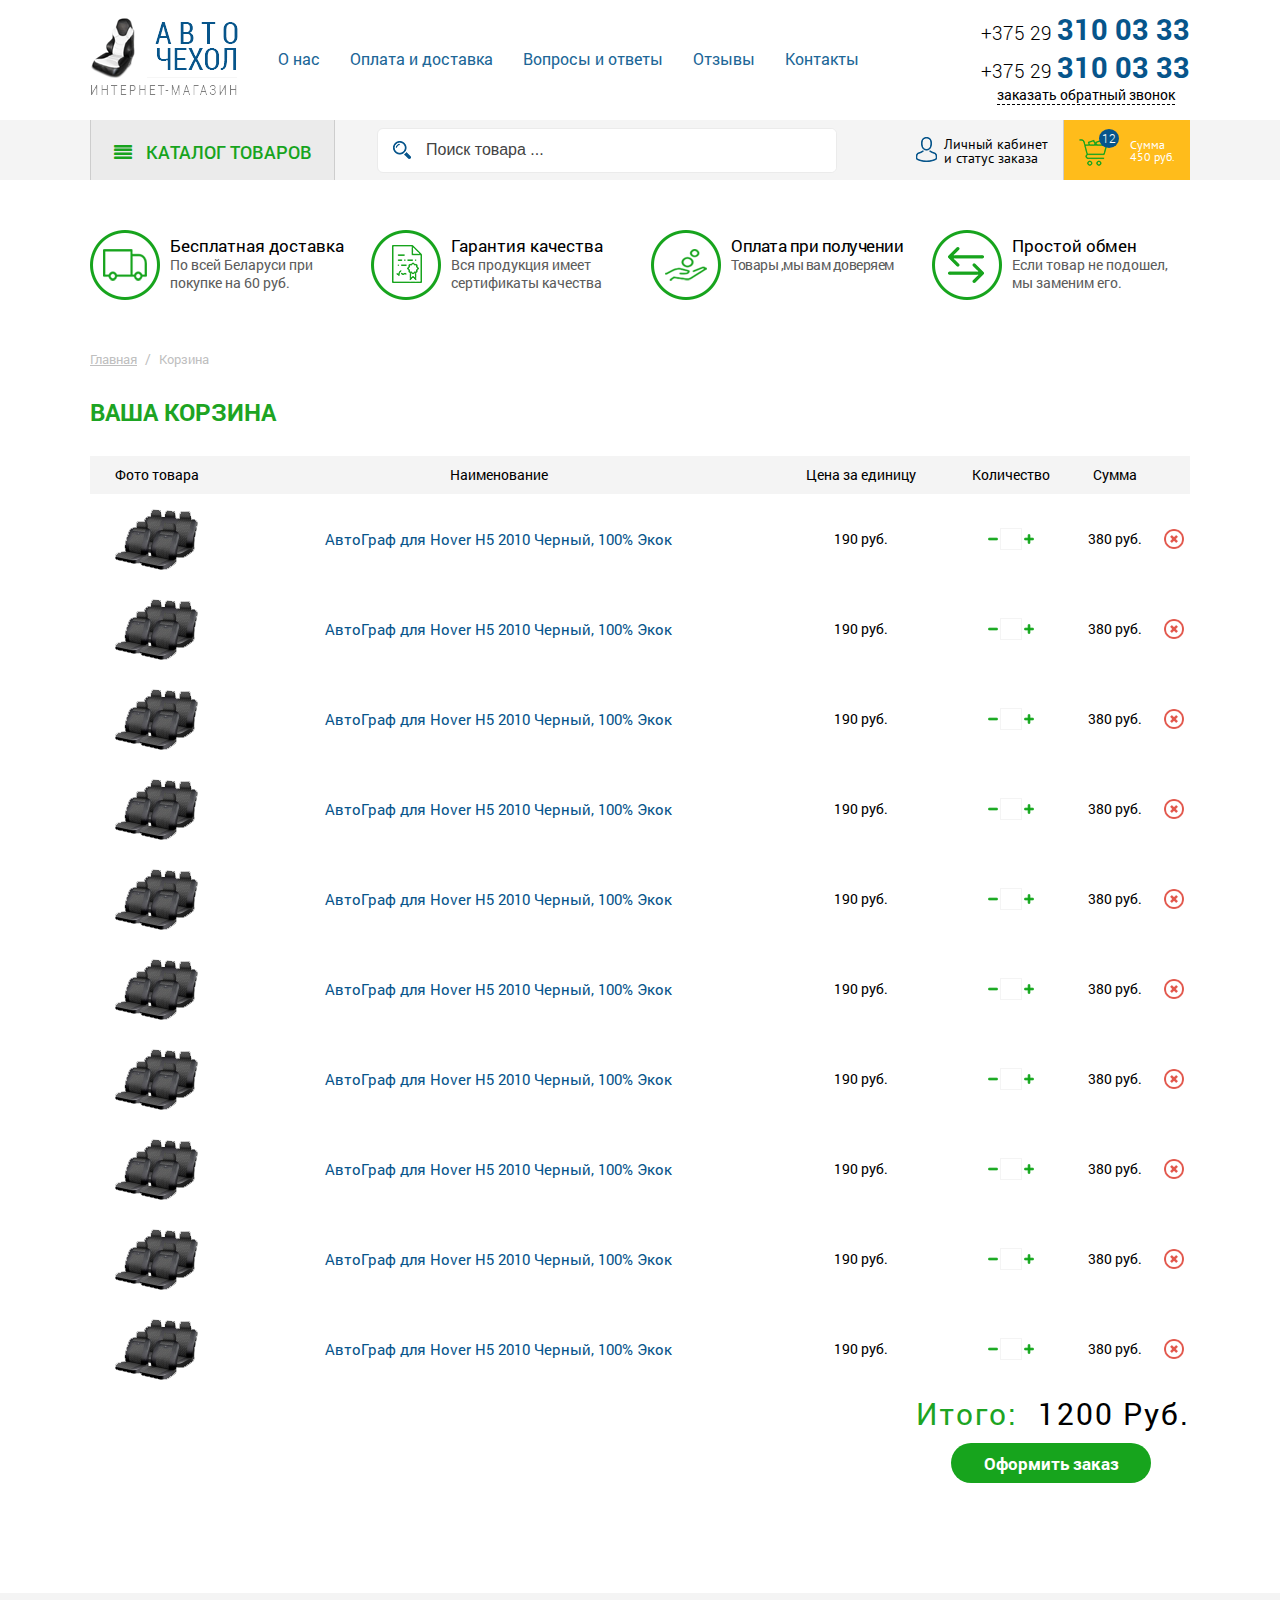
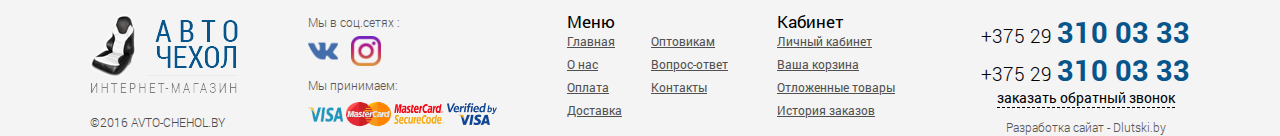
<file: basket.html>
<!DOCTYPE html>
<!--[if lt IE 7]><html lang="ru" class="lt-ie9 lt-ie8 lt-ie7"><![endif]-->
<!--[if IE 7]><html lang="ru" class="lt-ie9 lt-ie8"><![endif]-->
<!--[if IE 8]><html lang="ru" class="lt-ie9"><![endif]-->
<!--[if gt IE 8]><!-->
<html lang="ru">
<!--<![endif]-->
<head>
	<meta charset="utf-8" />
	<title>Basket</title>
	<meta name="description" content="" />
	<meta http-equiv="X-UA-Compatible" content="IE=edge" />
	<meta name="viewport" content="width=1140px"/>
	<link rel="shortcut icon" href="favicon.png" />
	<link rel="stylesheet" href="libs/font-awesome-4.7.0/css/font-awesome.min.css" />
	<link rel="stylesheet" href="libs/owl-carousel/owl.carousel.css" />
	<link rel="stylesheet" href="libs/owl-carousel/owl.theme.css" />
	<link rel="stylesheet" href="css/reset.css"/>
	<link rel="stylesheet" href="css/fonts.css" />
	<link rel="stylesheet" href="css/main.css" />
	<link rel="stylesheet" href="css/slider.css" />

	<script src="libs/modernizr/modernizr.js"></script>
	
</head>
<body>
	<!-- Обвертка -->
	<div id="wrapper">
		<header id="head">
			<div class="container clearfix">
				<div class="logo left">
					<a href="#"><img src="img/logo.png" alt="logo"></a>
				</div>
				<nav class="left">
					<ul>
						<li><a href="#">О нас</a></li>
						<li><a href="#">Оплата и доставка</a></li>
						<li><a href="#">Вопросы и ответы</a></li>
						<li><a href="#">Отзывы</a></li>
						<li><a href="#">Контакты</a></li>
					</ul>
				</nav>
				<div class="tel right">
					<p>+375 29<span>310 03 33</span></p>
					<p>+375 29<span>310 03 33</span></p>
					<a href="#pp2" name="modal2">Заказать обратный звонок</a>
				</div>
			</div>
		</header>
		<section id="menu">
			<div class="container clearfix">
				<nav id="cbp-hrmenu" class="cbp-hrmenu left">
					<ul>
						<li>
							<a href="#">
								<i class="fa fa-align-justify" aria-hidden="true"></i>
								Каталог товаров
							</a>
							<div class="cbp-hrsub">
								<div class="left">
									<img src="img/cat1.png" alt="img">
									<h3>Автомобильные чехлы</h3>
									<ul>
										<li><a href="#">Модельные</a></li>
										<li><a href="#">Универсальные</a></li>
										<li><a href="#">Чехлы-майки</a></li>
										<li><a href="#">Накидкий</a></li>
									</ul>
								</div>
								<div class="right">
									<img src="img/cat2.png" alt="img">
									<h3>Автомобильные ковры</h3>
									<ul>
										<li><a href="#">Ковры в багажник</a></li>
										<li><a href="#">Ковры в салон</a></li>
									</ul>
								</div>
								<div class="left">
									<img src="img/cat3.png" alt="img">
									<h3>Дефлекторы</h3>
									<ul>
										<li><a href="#">Дефлекторы капота</a></li>
										<li><a href="#">Дефлекторы окон</a></li>
									</ul>
								</div>
								<div class="right">
									<img src="img/cat4.png" alt="img">
									<h3>Аксессуары</h3>
									<ul>
										<li><a href="#">Чехлы на запаску</a></li>
										<li><a href="#">Щетки</a></li>
										<li><a href="#">Оплетки</a></li>
									</ul>
								</div>
							</div><!-- /cbp-hrsub -->
						</li>
					</ul>
				</nav>
				<form action="" class="left">
					<div class="search">
						<input type="search" name="search" placeholder="Поиск товара ...">
						<input type="submit" value="">
					</div>
				</form>
				<ul class="menu clearfix">
					<li class="basket basket-with-goods">
						<a href="#">
							<img src="img/shopping-cart.png" alt=""><span class="right">Сумма <br>450 руб.</span>
							<div class="number">12</div>
						</a>
						<div class="drop-down-list">
							<div class="table2-wrap">
								<table class="table2">
									<tr>
										<td>
											<div class="goods-number">9</div>
										</td>
										<td><img class="list-img" src="img/drop-down-list.png" alt="Чехол"></td>
										<td>
											<a href="#" class="link1">Модельные чехлы</a>
											<a class="link2" href="#">АвтоГраф для Hover H5 2010 Черный, 100% Экок</a>
										</td>
										<td>120 руб.</td>
										<td><button class="drop-down-list-remove"><img src="img/table2-delete.png" alt=""></button></td>
									</tr>
									<tr>
										<td>
											<div class="goods-number">1</div>
										</td>
										<td><img class="list-img" src="img/drop-down-list.png" alt="Чехол"></td>
										<td>
											<a href="#" class="link1">Модельные чехлы</a>
											<a class="link2" href="#">АвтоГраф для Hover H5 2010 Черный, 100% Экок</a>
										</td>
										<td>120 руб.</td>
										<td><button class="drop-down-list-remove"><img src="img/table2-delete.png" alt=""></button></td>
									</tr>
								</table>
							</div>
							<p>Итог:<span>1200 руб.</span></p>
							<button class="order right">Оформить заказ</button>
						</div>
					</li>
					<li class="cabinet">
						<a href="#">
							<img src="img/avatar.png" alt=""><span class="right">Личный кабинет <br>и статус заказа</span>
						</a>
						<div class="personal-cabinet">
							<div class="enter">
								<button>Войти</button>
								<a href="#" class="registration">Зарегистрироваться</a>
							</div>
							<ul>
								<li><a href="#">Личный кабинет</a></li>
								<li><a href="#">Статусы заказа</a></li>
								<li><a href="#">История заказов</a></li>
								<li><a href="#">Оставить отзыв</a></li>
								<li><a href="#">Задать вопрос</a></li>
							</ul>
						</div>
					</li>
				</ul>
			</div>
		</section>
		<div class="content">
			<section id="advantage">
				<div class="container">
					<ul class="clearfix">
						<li>
							<h4>Бесплатная доставка </h4>
							<p>По всей Беларуси при покупке на 60 руб. </p>
						</li>
						<li>
							<h4>Гарантия качества</h4>
							<p>Вся продукция имеет сертификаты качества</p>
						</li>
						<li>
							<h4>Оплата при получении</h4>
							<p>Товары ,мы вам доверяем</p>
						</li>
						<li>
							<h4>Простой обмен</h4>
							<p>Если товар не подошел, мы заменим его. </p>
						</li>
					</ul>
				</div>
			</section>
			<section id="basket">
					<div class="container">
						<div class="breadcrumbs">
							<a class="link1" href="index.html">Главная</a>
							<span class="slash">/</span>
							<a class="link1 active" href="#">Корзина</a>
						</div>
						<h2>Ваша Корзина</h2>
						<div class="basket clearfix">
							<table class="table1">
								<tr>
									<th>Фото товара</th>
									<th>Наименование</th>
									<th>Цена за единицу</th>
									<th>Количество</th>
									<th>Сумма</th>
									<th></th>
								</tr>
								<tr>
									<td><img src="img/basket1.png" alt="Чехол"></td>
									<td><a class="link2" href="#">АвтоГраф для Hover H5 2010 Черный, 100% Экок</a></td>
									<td>190 руб.</td>
									<td>
										<button class="minus"><img src="img/basket-minus.png" alt="Минус"></button>
										<input type="text">
										<button class="plus"><img src="img/basket-plus.png" alt="Плюс"></button>
									</td>
									<td>380  руб.</td>
									<td><button class="basket-remove"><img src="img/basket-remove.png" alt="Удалить"></button></td>
								</tr>
								<tr>
									<td><img src="img/basket1.png" alt="Чехол"></td>
									<td><a class="link2" href="#">АвтоГраф для Hover H5 2010 Черный, 100% Экок</a></td>
									<td>190 руб.</td>
									<td>
										<button class="minus"><img src="img/basket-minus.png" alt="Минус"></button>
										<input type="text">
										<button class="plus"><img src="img/basket-plus.png" alt="Плюс"></button>
									</td>
									<td>380  руб.</td>
									<td><button class="basket-remove"><img src="img/basket-remove.png" alt="Удалить"></button></td>
								</tr>
								<tr>
									<td><img src="img/basket1.png" alt="Чехол"></td>
									<td><a class="link2" href="#">АвтоГраф для Hover H5 2010 Черный, 100% Экок</a></td>
									<td>190 руб.</td>
									<td>
										<button class="minus"><img src="img/basket-minus.png" alt="Минус"></button>
										<input type="text">
										<button class="plus"><img src="img/basket-plus.png" alt="Плюс"></button>
									</td>
									<td>380  руб.</td>
									<td><button class="basket-remove"><img src="img/basket-remove.png" alt="Удалить"></button></td>
								</tr>
								<tr>
									<td><img src="img/basket1.png" alt="Чехол"></td>
									<td><a class="link2" href="#">АвтоГраф для Hover H5 2010 Черный, 100% Экок</a></td>
									<td>190 руб.</td>
									<td>
										<button class="minus"><img src="img/basket-minus.png" alt="Минус"></button>
										<input type="text">
										<button class="plus"><img src="img/basket-plus.png" alt="Плюс"></button>
									</td>
									<td>380  руб.</td>
									<td><button class="basket-remove"><img src="img/basket-remove.png" alt="Удалить"></button></td>
								</tr>
								<tr>
									<td><img src="img/basket1.png" alt="Чехол"></td>
									<td><a class="link2" href="#">АвтоГраф для Hover H5 2010 Черный, 100% Экок</a></td>
									<td>190 руб.</td>
									<td>
										<button class="minus"><img src="img/basket-minus.png" alt="Минус"></button>
										<input type="text">
										<button class="plus"><img src="img/basket-plus.png" alt="Плюс"></button>
									</td>
									<td>380  руб.</td>
									<td><button class="basket-remove"><img src="img/basket-remove.png" alt="Удалить"></button></td>
								</tr>
								<tr>
									<td><img src="img/basket1.png" alt="Чехол"></td>
									<td><a class="link2" href="#">АвтоГраф для Hover H5 2010 Черный, 100% Экок</a></td>
									<td>190 руб.</td>
									<td>
										<button class="minus"><img src="img/basket-minus.png" alt="Минус"></button>
										<input type="text">
										<button class="plus"><img src="img/basket-plus.png" alt="Плюс"></button>
									</td>
									<td>380  руб.</td>
									<td><button class="basket-remove"><img src="img/basket-remove.png" alt="Удалить"></button></td>
								</tr>
								<tr>
									<td><img src="img/basket1.png" alt="Чехол"></td>
									<td><a class="link2" href="#">АвтоГраф для Hover H5 2010 Черный, 100% Экок</a></td>
									<td>190 руб.</td>
									<td>
										<button class="minus"><img src="img/basket-minus.png" alt="Минус"></button>
										<input type="text">
										<button class="plus"><img src="img/basket-plus.png" alt="Плюс"></button>
									</td>
									<td>380  руб.</td>
									<td><button class="basket-remove"><img src="img/basket-remove.png" alt="Удалить"></button></td>
								</tr>
								<tr>
									<td><img src="img/basket1.png" alt="Чехол"></td>
									<td><a class="link2" href="#">АвтоГраф для Hover H5 2010 Черный, 100% Экок</a></td>
									<td>190 руб.</td>
									<td>
										<button class="minus"><img src="img/basket-minus.png" alt="Минус"></button>
										<input type="text">
										<button class="plus"><img src="img/basket-plus.png" alt="Плюс"></button>
									</td>
									<td>380  руб.</td>
									<td><button class="basket-remove"><img src="img/basket-remove.png" alt="Удалить"></button></td>
								</tr>
								<tr>
									<td><img src="img/basket1.png" alt="Чехол"></td>
									<td><a class="link2" href="#">АвтоГраф для Hover H5 2010 Черный, 100% Экок</a></td>
									<td>190 руб.</td>
									<td>
										<button class="minus"><img src="img/basket-minus.png" alt="Минус"></button>
										<input type="text">
										<button class="plus"><img src="img/basket-plus.png" alt="Плюс"></button>
									</td>
									<td>380  руб.</td>
									<td><button class="basket-remove"><img src="img/basket-remove.png" alt="Удалить"></button></td>
								</tr>
								<tr>
									<td><img src="img/basket1.png" alt="Чехол"></td>
									<td><a class="link2" href="#">АвтоГраф для Hover H5 2010 Черный, 100% Экок</a></td>
									<td>190 руб.</td>
									<td>
										<button class="minus"><img src="img/basket-minus.png" alt="Минус"></button>
										<input type="text">
										<button class="plus"><img src="img/basket-plus.png" alt="Плюс"></button>
									</td>
									<td>380  руб.</td>
									<td><button class="basket-remove"><img src="img/basket-remove.png" alt="Удалить"></button></td>
								</tr>
							</table>
							<div class="total right">
								<h2>Итого:<span>1200 руб.</span></h2>
								<button class="order">Оформить заказ</button>
							</div>
						</div>
					</div>
			</section>
		</div>
		<footer id="footer">
			<div class="container clearfix">
				<div class="logo left">
					<img src="img/logo.png" alt="logo">
					<div class="copyright"><span>&copy;2016 Avto-chehol.by</span></div>
				</div>
				<div class="info left">
					<div class="social">
						<p>Мы в соц.сетях :</p>
						<a href="https://vk.com/" class="vk"><img src="img/vk.png" alt=""></a>
						<a href="#" class="inst"><img src="img/instagram.png" alt=""></a>
					</div>
					<div class="pay">
						<p>Мы принимаем:</p>
						<img src="img/visa.png" alt="">
						<img src="img/mastercard.png" alt="">
						<img src="img/mastercard-securecode2.png" alt="">
						<img src="img/VbVisa.png" alt="">
					</div>
				</div>
				<div class="f-menu left">
					<h4>Меню</h4>
					<ul>
						<li><a href="">Главная</a></li>
						<li><a href="">Оптовикам</a></li>
						<li><a href="">О нас</a></li>
						<li><a href="">Вопрос-ответ</a></li>
						<li><a href="">Оплата</a></li>
						<li><a href="">Контакты</a></li>
						<li><a href="">Доставка</a></li>
					</ul>
				</div>
				<div class="f-cabinet left">
					<h4>Кабинет</h4>
					<ul>
						<li><a href="">Личный кабинет</a></li>
						<li><a href="">Ваша корзина</a></li>
						<li><a href="">Отложенные товары</a></li>
						<li><a href="">История заказов</a></li>
					</ul>
				</div>
				<div class="tel right">
					<p>+375 29<span>310 03 33</span></p>
					<p>+375 29<span>310 03 33</span></p>
					<a href="#">Заказать обратный звонок</a>
					<div class="dlutski">
						<p>Разработка сайат - Dlutski.by</p>
					</div>
				</div>
			</div>
		</footer>
	</div>
	<!-- Обвертка -->
	<div id="pp2">
	    <div class="pp2-content">
	        <div><button  class="close"><img src="img/cancel-2.png" alt=""></button></div>
	        <div class="pp2-center">
		        <div class="pp2-top">
		        	<p>Введите ваше имя и телефон,<br>и мы перезвоним вам</p>
		        </div>
		        <div class="pp2-wrap">
		        	<form action="#" class="pp-form clearfix" name="ppForm">
		        		<p>
							<label for="name">Имя:</label>
							<input type="text" id="name" placeholder="Введите ваше имя" required><br>
						</p>
						<p>
							<label for="phone">Сотовый телефон:</label>
							<input type="tel" id="phone" placeholder="Введите номер телефона" pattern="[0-9]+" required><br>
						</p>
		        	</form>
		        	<button class="pp-buy">Перезвоните мне</button>
		        </div>
	        </div>
	    </div>
	</div>
	<div id="pp-bg"></div>




	<!--[if lt IE 9]>
	<script src="libs/html5shiv/es5-shim.min.js"></script>
	<script src="libs/html5shiv/html5shiv.min.js"></script>
	<script src="libs/html5shiv/html5shiv-printshiv.min.js"></script>
	<script src="libs/respond/respond.min.js"></script>
	<![endif]-->
	<script src="libs/jquery/jquery-3.1.1.min.js"></script>
	<script src="libs/owl-carousel/owl.carousel.min.js"></script>
	<script src="libs/HorizontalDropDownMenu/js/cbpHorizontalMenu.min.js"></script>

	<script src="js/common.js"></script>


	<!-- ========================================  START ============================================= -->
	<script type="text/javascript">
		$('a[name="modal2"]').click(function(){
		    var pp2     = $("#pp2"),
		        bg     = $("#pp-bg");

		    function pp_hide(pp2, bg){
		        pp2.animate({top: "-500px"}, 1000, function(){bg.fadeOut(1000);});
		    }

		    function pp_show(pp2, bg){
		        pp2.animate({top: "150px"}, 1000);
		        bg.fadeIn(1000).click(function(){pp_hide(pp2, bg)});
		    }

		    pp_show(pp2, bg);

    		});
		
	</script>

	<!-- ========================================  END   ============================================= -->
	
	<!-- ========================================  START ============================================= -->
	
	<!-- ========================================  END   ============================================= -->
	<!-- Yandex.Metrika counter --><!-- /Yandex.Metrika counter -->
	<!-- Google Analytics counter --><!-- /Google Analytics counter -->
</body>
</html>
</file>
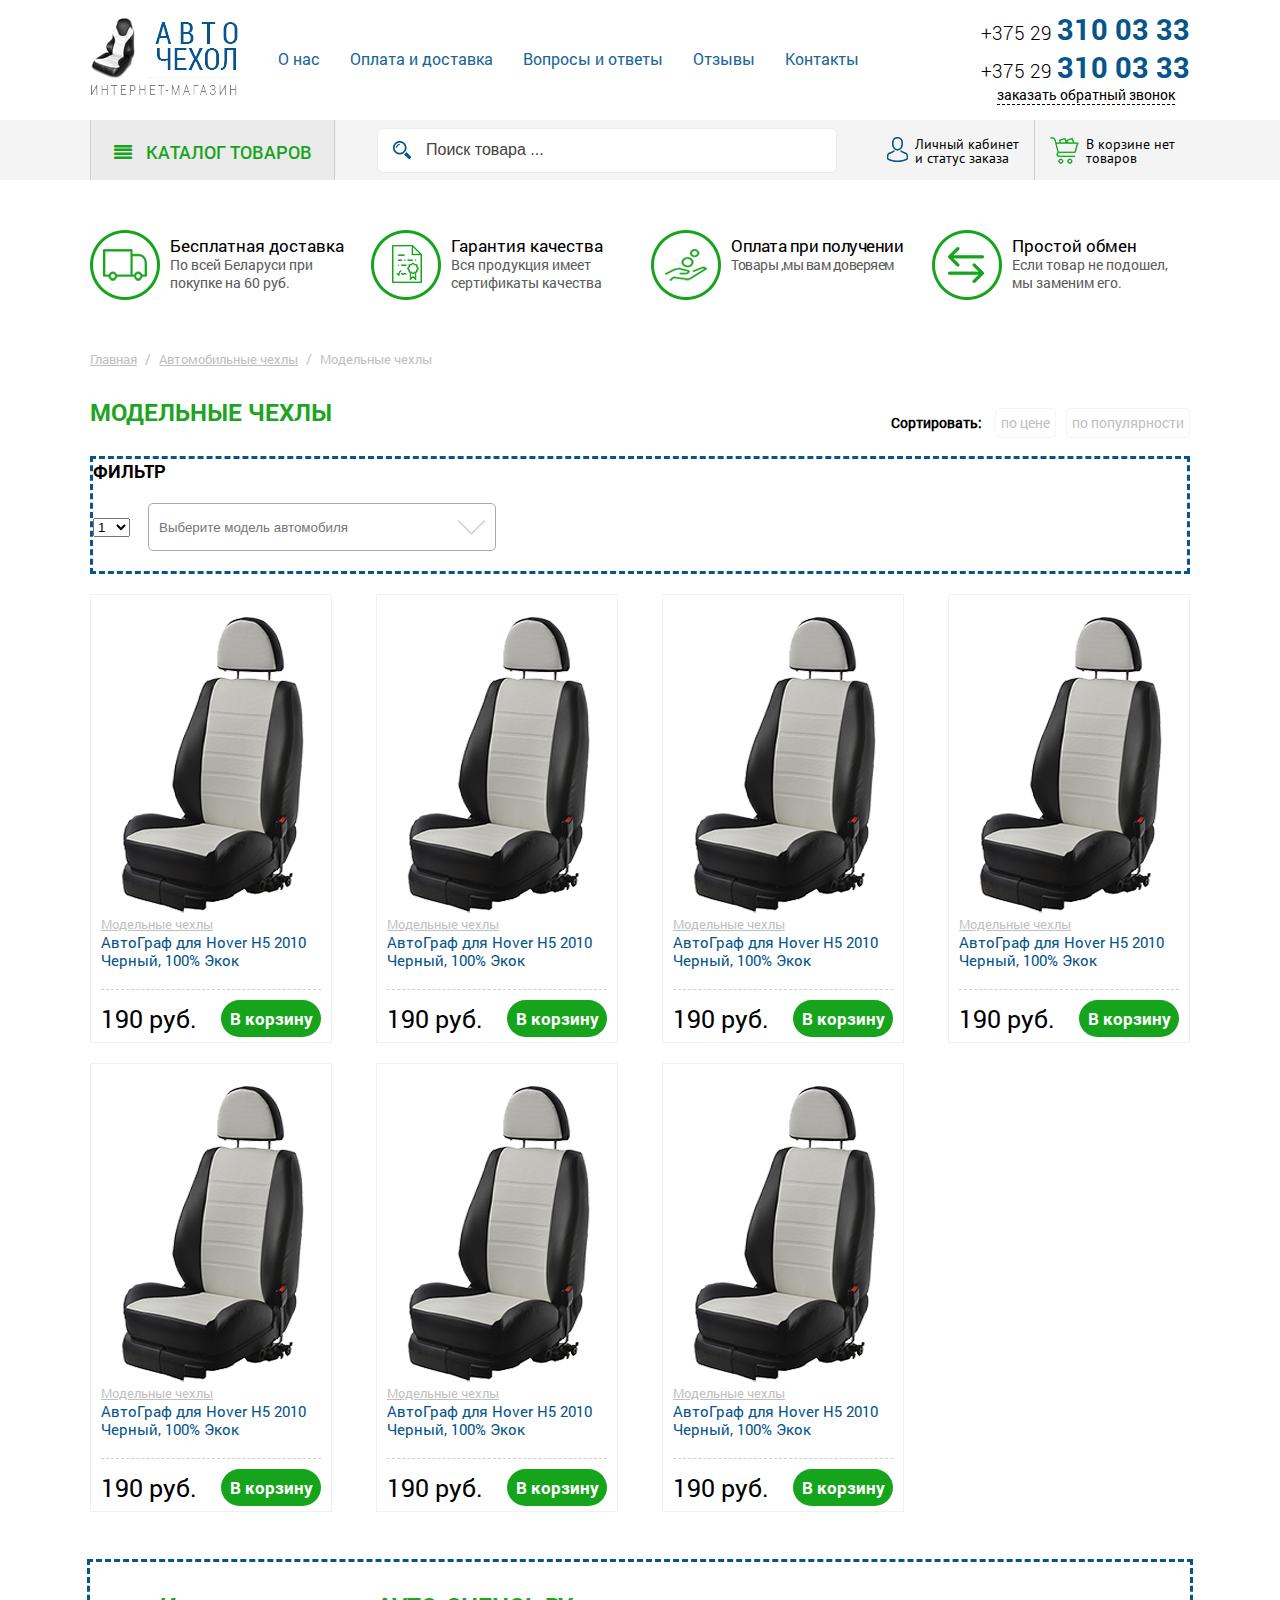
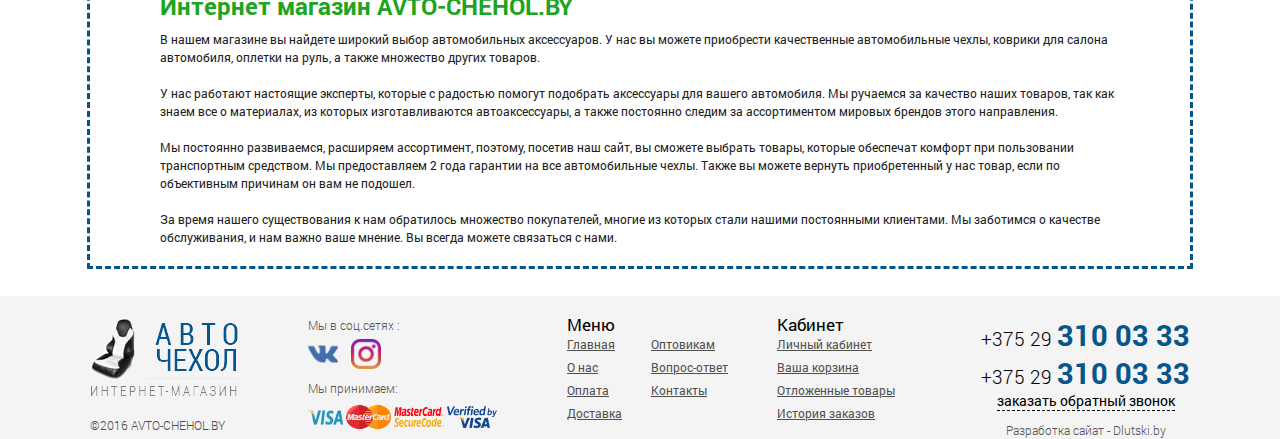
<file: catalog.html>
<!DOCTYPE html>
<!--[if lt IE 7]><html lang="ru" class="lt-ie9 lt-ie8 lt-ie7"><![endif]-->
<!--[if IE 7]><html lang="ru" class="lt-ie9 lt-ie8"><![endif]-->
<!--[if IE 8]><html lang="ru" class="lt-ie9"><![endif]-->
<!--[if gt IE 8]><!-->
<html lang="ru">
<!--<![endif]-->
<head>
	<meta charset="utf-8" />
	<title>Catalog</title>
	<meta name="description" content="" />
	<meta http-equiv="X-UA-Compatible" content="IE=edge" />
	<meta name="viewport" content="width=1140px"/>

	<link rel="shortcut icon" href="favicon.png" />
	<link rel="stylesheet" href="libs/font-awesome-4.7.0/css/font-awesome.min.css" />
	<link rel="stylesheet" href="libs/owl-carousel/owl.carousel.css" />
	<link rel="stylesheet" href="libs/owl-carousel/owl.theme.css" />
	<link rel="stylesheet" href="libs/Selecter-master/jquery.fs.selecter.css" />

	<link rel="stylesheet" href="css/reset.css"/>
	<link rel="stylesheet" href="css/fonts.css" />
	<link rel="stylesheet" href="css/main.css" />
	<link rel="stylesheet" href="css/slider.css" />

	<script src="libs/modernizr/modernizr.js"></script>
	<script type="text/javascript">
		$(document).ready(function() {
			$(".dropdown").dropdown();	
		});
				
	</script>
</head>
<body>
	<!-- Обвертка -->
	<div id="wrapper">
		<header id="head">
			<div class="container clearfix">
				<div class="logo left">
					<a href="#"><img src="img/logo.png" alt="logo"></a>
				</div>
				<nav class="left">
					<ul>
						<li><a href="#">О нас</a></li>
						<li><a href="#">Оплата и доставка</a></li>
						<li><a href="#">Вопросы и ответы</a></li>
						<li><a href="#">Отзывы</a></li>
						<li><a href="#">Контакты</a></li>
					</ul>
				</nav>
				<div class="tel right">
					<p>+375 29<span>310 03 33</span></p>
					<p>+375 29<span>310 03 33</span></p>
					<a href="#pp2" name="modal2">Заказать обратный звонок</a>
				</div>
			</div>
		</header>
		<section id="menu">
			<div class="container clearfix">
				<nav id="cbp-hrmenu" class="cbp-hrmenu left">
					<ul>
						<li>
							<a href="#">
								<i class="fa fa-align-justify" aria-hidden="true"></i>
								Каталог товаров
							</a>
							<div class="cbp-hrsub">
								<div class="left">
									<img src="img/cat1.png" alt="img">
									<h3>Автомобильные чехлы</h3>
									<ul>
										<li><a href="#">Модельные</a></li>
										<li><a href="#">Универсальные</a></li>
										<li><a href="#">Чехлы-майки</a></li>
										<li><a href="#">Накидкий</a></li>
									</ul>
								</div>
								<div class="right">
									<img src="img/cat2.png" alt="img">
									<h3>Автомобильные ковры</h3>
									<ul>
										<li><a href="#">Ковры в багажник</a></li>
										<li><a href="#">Ковры в салон</a></li>
									</ul>
								</div>
								<div class="left">
									<img src="img/cat3.png" alt="img">
									<h3>Дефлекторы</h3>
									<ul>
										<li><a href="#">Дефлекторы капота</a></li>
										<li><a href="#">Дефлекторы окон</a></li>
									</ul>
								</div>
								<div class="right">
									<img src="img/cat4.png" alt="img">
									<h3>Аксессуары</h3>
									<ul>
										<li><a href="#">Чехлы на запаску</a></li>
										<li><a href="#">Щетки</a></li>
										<li><a href="#">Оплетки</a></li>
									</ul>
								</div>
							</div><!-- /cbp-hrsub -->
						</li>
					</ul>
				</nav>
				<form action="" class="left">
					<div class="search">
						<input type="search" name="search" placeholder="Поиск товара ...">
						<input type="submit" value="">
					</div>
				</form>
				<ul class="menu">
					<li class="basket">
						<a href="#">
							<img src="img/shopping-cart.png" alt=""><span class="right">В корзине нет <br>товаров</span>
						</a>
					</li>
					<li class="cabinet">
						<a href="#">
							<img src="img/avatar.png" alt=""> <span class="right">Личный кабинет <br>и статус заказа</span>
						</a>
						<div class="personal-cabinet">
							<div class="enter">
								<button>Войти</button>
								<a href="#" class="registration">Зарегистрироваться</a>
							</div>
							<ul>
								<li><a href="#">Личный кабинет</a></li>
								<li><a href="#">Статусы заказа</a></li>
								<li><a href="#">История заказов</a></li>
								<li><a href="#">Оставить отзыв</a></li>
								<li><a href="#">Задать вопрос</a></li>
							</ul>
						</div>
					</li>
				</ul>
			</div>
		</section>
		<div class="content">
			<section id="advantage">
				<div class="container">
					<ul class="clearfix">
						<li>
							<h4>Бесплатная доставка </h4>
							<p>По всей Беларуси при покупке на 60 руб. </p>
						</li>
						<li>
							<h4>Гарантия качества</h4>
							<p>Вся продукция имеет сертификаты качества</p>
						</li>
						<li>
							<h4>Оплата при получении</h4>
							<p>Товары ,мы вам доверяем</p>
						</li>
						<li>
							<h4>Простой обмен</h4>
							<p>Если товар не подошел, мы заменим его. </p>
						</li>
					</ul>
				</div>
			</section>
			<section id="catalog">
				<div class="container">
					<div class="catalog-wrapper">
						<div class="breadcrumbs">
							<a class="link1" href="index.html">Главная</a>
							<span class="slash">/</span>
							<a class="link1" href="#">Автомобильные чехлы</a>
							<span class="slash">/</span>
							<a class="link1 active" href="#">Модельные чехлы</a>
						</div>
						<h2>Модельные чехлы</h2>
						<div class="sort right">
							<h5>Cортировать:</h5>
							<a href="#">По цене</a><a href="#">По популярности</a>
						</div>
						
						<div class="filter">
						<h3>Фильтр</h3>
							<form action="#" class="filter-form clearfix" name="FilterForm">
								<select name="dropdown" class="dropdown">
									<option value="">1</option>
									<option value="">2</option>
									<option value="">3</option>
									<option value="">4</option>
									<option value="">5</option>
									<option value="">6</option>
									<option value="">7</option>
									<option value="">8</option>
									<option value="">9</option>
									<option value="">10</option>
									<option value="">11</option>
									<option value="">12</option>
									<option value="">13</option>
									<option value="">14</option>
									<option value="">15</option>
									<option value="">16</option>
									<option value="">17</option>
									<option value="">18</option>
									<option value="">19</option>
									<option value="">20</option>
									<option value="">21</option>
									<option value="">22</option>
									<option value="">23</option>
									<option value="">24</option>
									<option value="">25</option>
									<option value="">26</option>
									<option value="">27</option>
									<option value="">28</option>
									<option value="">29</option>
									<option value="">30</option>
								</select>
								<input type="text" placeholder="Выберите модель автомобиля" required>
							</form>
						</div>
						<div class="catalog-wrap clearfix">
							<div class="catalog-item clearfix">
								<img src="img/popular-item.png" alt="@">
								<a href="#" class="link1">Модельные чехлы</a>
								<a href="#" class="link2">АвтоГраф для Hover H5 2010 Черный, 100% Экок</a>
								<span>190 руб.</span>
								<button class="right">В корзину</button>
							</div>
							<div class="catalog-item clearfix">
								<img src="img/popular-item.png" alt="@">
								<a href="#" class="link1">Модельные чехлы</a>
								<a href="#" class="link2">АвтоГраф для Hover H5 2010 Черный, 100% Экок</a>
								<span>190 руб.</span>
								<button class="right">В корзину</button>
							</div>
							<div class="catalog-item clearfix">
								<img src="img/popular-item.png" alt="@">
								<a href="#" class="link1">Модельные чехлы</a>
								<a href="#" class="link2">АвтоГраф для Hover H5 2010 Черный, 100% Экок</a>
								<span>190 руб.</span>
								<button class="right">В корзину</button>
							</div>
							<div class="catalog-item clearfix">
								<img src="img/popular-item.png" alt="@">
								<a href="#" class="link1">Модельные чехлы</a>
								<a href="#" class="link2">АвтоГраф для Hover H5 2010 Черный, 100% Экок</a>
								<span>190 руб.</span>
								<button class="right">В корзину</button>
							</div>
							<div class="catalog-item clearfix">
								<img src="img/popular-item.png" alt="@">
								<a href="#" class="link1">Модельные чехлы</a>
								<a href="#" class="link2">АвтоГраф для Hover H5 2010 Черный, 100% Экок</a>
								<span>190 руб.</span>
								<button class="right">В корзину</button>
							</div>
							<div class="catalog-item clearfix">
								<img src="img/popular-item.png" alt="@">
								<a href="#" class="link1">Модельные чехлы</a>
								<a href="#" class="link2">АвтоГраф для Hover H5 2010 Черный, 100% Экок</a>
								<span>190 руб.</span>
								<button class="right">В корзину</button>
							</div>
							<div class="catalog-item clearfix">
								<img src="img/popular-item.png" alt="@">
								<a href="#" class="link1">Модельные чехлы</a>
								<a href="#" class="link2">АвтоГраф для Hover H5 2010 Черный, 100% Экок</a>
								<span>190 руб.</span>
								<button class="right">В корзину</button>
							</div>
						</div>
					</div>
				</div>
			</section>
			<section id="about-us">
				<div class="container">
					<div class="about-us">
						<h2><span>Интернет магазин</span> Avto-Chehol.by</h2>
						<p>В нашем магазине вы найдете широкий выбор автомобильных аксессуаров. У нас вы можете приобрести качественные автомобильные чехлы, коврики для салона автомобиля, оплетки на руль, а также множество других товаров.</p>
						<br>
						<p>У нас работают настоящие эксперты, которые с радостью помогут подобрать аксессуары для вашего автомобиля. Мы ручаемся за качество наших товаров, так как знаем все о материалах, из которых изготавливаются автоаксессуары, а также постоянно следим за ассортиментом мировых брендов этого направления.</p>
						<br>
						<p>Мы постоянно развиваемся, расширяем ассортимент, поэтому, посетив наш сайт, вы сможете выбрать товары, которые обеспечат комфорт при пользовании транспортным средством. Мы предоставляем 2 года гарантии на все автомобильные чехлы. Также вы можете вернуть приобретенный у нас товар, если по объективным причинам он вам не подошел.</p>
						<br>
						<p>За время нашего существования к нам обратилось множество покупателей, многие из которых стали нашими постоянными клиентами. Мы заботимся о качестве обслуживания, и нам важно ваше мнение. Вы всегда можете связаться с нами.</p>
					</div>
				</div>
			</section>
		</div>
		<footer id="footer">
			<div class="container clearfix">
				<div class="logo left">
					<img src="img/logo.png" alt="logo">
					<div class="copyright"><span>&copy;2016 Avto-chehol.by</span></div>
				</div>
				<div class="info left">
					<div class="social">
						<p>Мы в соц.сетях :</p>
						<a href="https://vk.com/" class="vk"><img src="img/vk.png" alt=""></a>
						<a href="#" class="inst"><img src="img/instagram.png" alt=""></a>
					</div>
					<div class="pay">
						<p>Мы принимаем:</p>
						<img src="img/visa.png" alt="">
						<img src="img/mastercard.png" alt="">
						<img src="img/mastercard-securecode2.png" alt="">
						<img src="img/VbVisa.png" alt="">
					</div>
				</div>
				<div class="f-menu left">
					<h4>Меню</h4>
					<ul>
						<li><a href="">Главная</a></li>
						<li><a href="">Оптовикам</a></li>
						<li><a href="">О нас</a></li>
						<li><a href="">Вопрос-ответ</a></li>
						<li><a href="">Оплата</a></li>
						<li><a href="">Контакты</a></li>
						<li><a href="">Доставка</a></li>
					</ul>
				</div>
				<div class="f-cabinet left">
					<h4>Кабинет</h4>
					<ul>
						<li><a href="">Личный кабинет</a></li>
						<li><a href="">Ваша корзина</a></li>
						<li><a href="">Отложенные товары</a></li>
						<li><a href="">История заказов</a></li>
					</ul>
				</div>
				<div class="tel right">
					<p>+375 29<span>310 03 33</span></p>
					<p>+375 29<span>310 03 33</span></p>
					<a href="#">Заказать обратный звонок</a>
					<div class="dlutski">
						<p>Разработка сайат - Dlutski.by</p>
					</div>
				</div>
			</div>
		</footer>
	</div>
	<!-- Обвертка -->
	<div id="pp2">
	    <div class="pp2-content">
	        <div><button  class="close"><img src="img/cancel-2.png" alt=""></button></div>
	        <div class="pp2-center">
		        <div class="pp2-top">
		        	<p>Введите ваше имя и телефон,<br>и мы перезвоним вам</p>
		        </div>
		        <div class="pp2-wrap">
		        	<form action="#" class="pp-form clearfix" name="ppForm">
		        		<p>
							<label for="name">Имя:</label>
							<input type="text" id="name" placeholder="Введите ваше имя" required><br>
						</p>
						<p>
							<label for="phone">Сотовый телефон:</label>
							<input type="tel" id="phone" placeholder="Введите номер телефона" pattern="[0-9]+" required><br>
						</p>
		        	</form>
		        	<button class="pp-buy">Перезвоните мне</button>
		        </div>
	        </div>
	    </div>
	</div>
	<div id="pp-bg"></div>




	<!--[if lt IE 9]>
	<script src="libs/html5shiv/es5-shim.min.js"></script>
	<script src="libs/html5shiv/html5shiv.min.js"></script>
	<script src="libs/html5shiv/html5shiv-printshiv.min.js"></script>
	<script src="libs/respond/respond.min.js"></script>
	<![endif]-->
	<script src="libs/jquery/jquery-3.1.1.min.js"></script>
	<script src="libs/owl-carousel/owl.carousel.min.js"></script>
	<script src="libs/HorizontalDropDownMenu/js/cbpHorizontalMenu.min.js"></script>
	<script src="libs/Selecter-master/jquery.fs.selecter.js"></script>

	<script src="js/common.js"></script>


	<!-- ==============================  START ================================ -->
	<script type="text/javascript">
		$('a[name="modal2"]').click(function(){
		    var pp2     = $("#pp2"),
		        bg     = $("#pp-bg");

		    function pp_hide(pp2, bg){
		        pp2.animate({top: "-500px"}, 1000, function(){bg.fadeOut(1000);});
		    }

		    function pp_show(pp2, bg){
		        pp2.animate({top: "150px"}, 1000);
		        bg.fadeIn(1000).click(function(){pp_hide(pp2, bg)});
		    }

		    pp_show(pp2, bg);

    		});
		
	</script>

	<!-- ============================  END   ============================== -->
	
	<!-- =================================  START ============================= -->
	

	<!-- =================================  END   ============================= -->
	<!-- Yandex.Metrika counter --><!-- /Yandex.Metrika counter -->
	<!-- Google Analytics counter --><!-- /Google Analytics counter -->
</body>
</html>
</file>
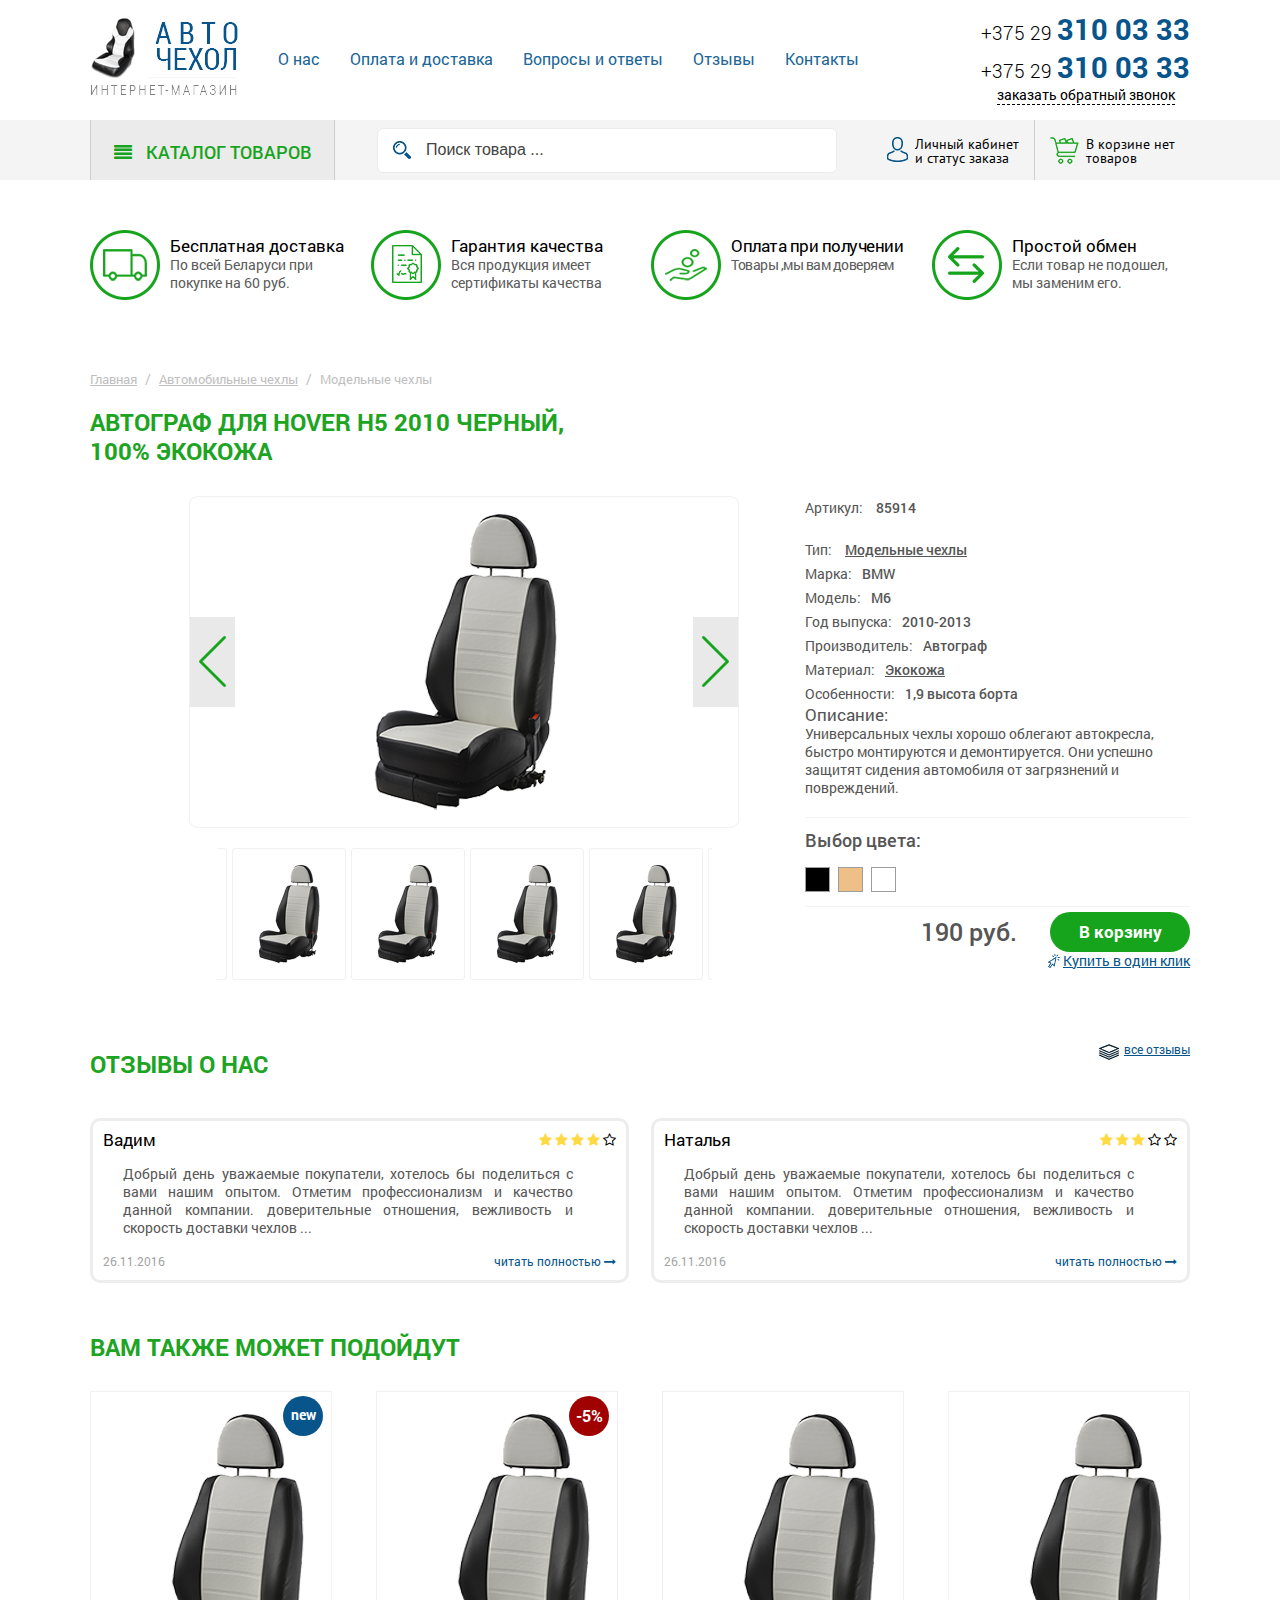
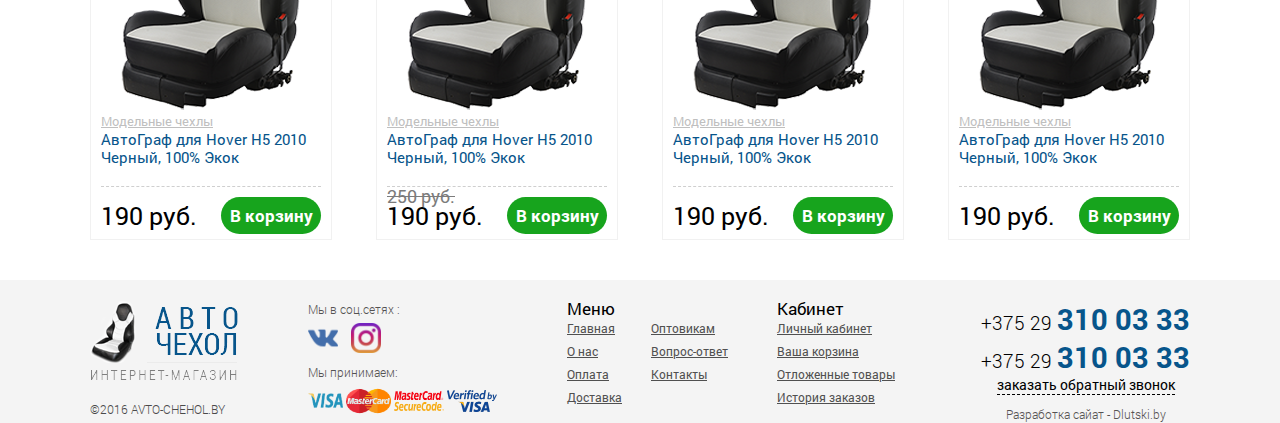
<file: detail.html>
<!DOCTYPE html>
<!--[if lt IE 7]><html lang="ru" class="lt-ie9 lt-ie8 lt-ie7"><![endif]-->
<!--[if IE 7]><html lang="ru" class="lt-ie9 lt-ie8"><![endif]-->
<!--[if IE 8]><html lang="ru" class="lt-ie9"><![endif]-->
<!--[if gt IE 8]><!-->

<html lang="ru">
<!--<![endif]-->
<head>
	<meta charset="utf-8" />
	<title>Detail</title>
	<meta name="description" content="" />

	<meta http-equiv="X-UA-Compatible" content="IE=edge" />
	<meta name="viewport" content="width=1140px"/>

	<link rel="shortcut icon" href="favicon.png" />
	<link rel="stylesheet" href="libs/font-awesome-4.7.0/css/font-awesome.min.css" />
	<link rel="stylesheet" href="libs/owl-carousel/owl.carousel.css" />
	<link rel="stylesheet" href="libs/owl-carousel/owl.theme.css" />
	<link rel="stylesheet" href="libs/slick/slick.css" />
	<link rel="stylesheet" href="libs/slick/slick-theme.css" />

	<link rel="stylesheet" href="css/reset.css"/>
	<link rel="stylesheet" href="css/fonts.css" />
	<link rel="stylesheet" href="css/main.css" />
	<link rel="stylesheet" href="css/slider.css" />

	
	<script src="libs/modernizr/modernizr.js"></script>
	
</head>
<body>
	<!-- Обвертка -->
	<div id="wrapper">
		<header id="head">
			<div class="container clearfix">
				<div class="logo left">
					<a href="#"><img src="img/logo.png" alt="logo"></a>
				</div>
				<nav class="left">
					<ul>
						<li><a href="#">О нас</a></li>
						<li><a href="#">Оплата и доставка</a></li>
						<li><a href="#">Вопросы и ответы</a></li>
						<li><a href="#">Отзывы</a></li>
						<li><a href="#">Контакты</a></li>
					</ul>
				</nav>
				<div class="tel right">
					<p>+375 29<span>310 03 33</span></p>
					<p>+375 29<span>310 03 33</span></p>
					<a href="#pp2" name="modal2">Заказать обратный звонок</a>
				</div>
			</div>
		</header>
		<section id="menu">
			<div class="container clearfix">
				<nav id="cbp-hrmenu" class="cbp-hrmenu left">
					<ul>
						<li>
							<a href="#">
								<i class="fa fa-align-justify" aria-hidden="true"></i>
								Каталог товаров
							</a>
							<div class="cbp-hrsub">
								<div class="left">
									<img src="img/cat1.png" alt="img">
									<h3>Автомобильные чехлы</h3>
									<ul>
										<li><a href="#">Модельные</a></li>
										<li><a href="#">Универсальные</a></li>
										<li><a href="#">Чехлы-майки</a></li>
										<li><a href="#">Накидкий</a></li>
									</ul>
								</div>
								<div class="right">
									<img src="img/cat2.png" alt="img">
									<h3>Автомобильные ковры</h3>
									<ul>
										<li><a href="#">Ковры в багажник</a></li>
										<li><a href="#">Ковры в салон</a></li>
									</ul>
								</div>
								<div class="left">
									<img src="img/cat3.png" alt="img">
									<h3>Дефлекторы</h3>
									<ul>
										<li><a href="#">Дефлекторы капота</a></li>
										<li><a href="#">Дефлекторы окон</a></li>
									</ul>
								</div>
								<div class="right">
									<img src="img/cat4.png" alt="img">
									<h3>Аксессуары</h3>
									<ul>
										<li><a href="#">Чехлы на запаску</a></li>
										<li><a href="#">Щетки</a></li>
										<li><a href="#">Оплетки</a></li>
									</ul>
								</div>
							</div><!-- /cbp-hrsub -->
						</li>
					</ul>
				</nav>
				<form action="" class="left">
					<div class="search">
						<input type="search" name="search" placeholder="Поиск товара ...">
						<input type="submit" value="">
					</div>
				</form>
				<ul class="menu">
					<li class="basket">
						<a href="#">
							<img src="img/shopping-cart.png" alt=""><span class="right">В корзине нет <br>товаров</span>
						</a>
					</li>
					<li class="cabinet">
						<a href="#">
							<img src="img/avatar.png" alt=""> <span class="right">Личный кабинет <br>и статус заказа</span>
						</a>
						<div class="personal-cabinet">
							<div class="enter">
								<button>Войти</button>
								<a href="#" class="registration">Зарегистрироваться</a>
							</div>
							<ul>
								<li><a href="#">Личный кабинет</a></li>
								<li><a href="#">Статусы заказа</a></li>
								<li><a href="#">История заказов</a></li>
								<li><a href="#">Оставить отзыв</a></li>
								<li><a href="#">Задать вопрос</a></li>
							</ul>
						</div>
					</li>
				</ul>
			</div>
		</section>
		<div class="content">
			<section id="advantage">
				<div class="container">
					<ul class="clearfix">
						<li>
							<h4>Бесплатная доставка </h4>
							<p>По всей Беларуси при покупке на 60 руб. </p>
						</li>
						<li>
							<h4>Гарантия качества</h4>
							<p>Вся продукция имеет сертификаты качества</p>
						</li>
						<li>
							<h4>Оплата при получении</h4>
							<p>Товары ,мы вам доверяем</p>
						</li>
						<li>
							<h4>Простой обмен</h4>
							<p>Если товар не подошел, мы заменим его. </p>
						</li>
					</ul>
				</div>
			</section>
			<section id="detail">
				<div class="container">
					<div class="detail-wrapper clearfix">
						<div class="breadcrumbs">
							<a class="link1" href="index.html">Главная</a>
							<span class="slash">/</span>
							<a class="link1" href="#">Автомобильные чехлы</a>
							<span class="slash">/</span>
							<a class="link1 active" href="#">Модельные чехлы</a>
						</div>
						<h2>Автограф для hover h5 2010 черный, <br> 100% экокожа</h2>
						<div class="detail-slider left">
							<div class="sl">
								<div class="sl__slide">
									<img src="img/popular-item.png" alt="картинка" class="sl__img">
								</div>
								<div class="sl__slide">
									<img src="img/popular-item.png" alt="картинка" class="sl__img">
								</div>
								<div class="sl__slide">
									<img src="img/popular-item.png" alt="картинка" class="sl__img">
								</div>
								<div class="sl__slide">
									<img src="img/popular-item.png" alt="картинка" class="sl__img">
								</div>
								<div class="sl__slide">
									<img src="img/popular-item.png" alt="картинка" class="sl__img">
								</div>
							</div>
							<div class="sl2">
								<div class="sl2__slide"><img src="img/popular-item(m).png" alt="Картинка"></div>
								<div class="sl2__slide"><img src="img/popular-item(m).png" alt="Картинка"></div>
								<div class="sl2__slide"><img src="img/popular-item(m).png" alt="Картинка"></div>
								<div class="sl2__slide"><img src="img/popular-item(m).png" alt="Картинка"></div>
								<div class="sl2__slide"><img src="img/popular-item(m).png" alt="Картинка"></div>
							</div>
						</div>
						<div class="features right clearfix">
							<h5>Артикул: <span>85914</span></h5>
							<br>
							<h5>Тип: <a href="#"><span>Модельные чехлы</span></a></h5>
							<h5>Марка:<span>BMW</span></h5>
							<h5>Модель:<span>М6</span></h5>
							<h5>Год выпуска:<span>2010-2013</span></h5>
							<h5>Производитель:<span>Автограф</span></h5>
							<h5>Материал:<a href="#"><span>Экокожа</span></a></h5>
							<h5>Особенности:<span>1,9 высота борта</span></h5>
							<h4 class="description">Описание:</h4>
							<p>Универсальных чехлы хорошо облегают автокресла, быстро монтируются и демонтируется. Они успешно защитят сидения автомобиля от загрязнений и повреждений.</p>
							<div class="color">
								<h4>Выбор цвета:</h4>
								<a href="#" class="color1"></a>
								<a href="#" class="color2"></a>
								<a href="#" class="color3"></a>
							</div>
							<div class="feat-bottom right">
								<span class="cena">190 руб.</span>
								<button>В корзину</button>
								<a href="#pp" name="modal" class="just-one-click">Купить в один клик</a>
							</div>
						</div>
					</div>
				</div>
			</section>
			<section id="comment">
				<div class="container clearfix">
					<h3 class="detail-h3">ОТзывы о нас</h3>
					<a href="#" class="link3 right">все отзывы</a>
					<div class="comment-wrap clearfix">
						<article class="comment-item clearfix left">
							<header>
								<h4>Вадим</h4>
								<div class="star right">
									<i class="fa fa-star" aria-hidden="true"></i>
									<i class="fa fa-star" aria-hidden="true"></i>
									<i class="fa fa-star" aria-hidden="true"></i>
									<i class="fa fa-star" aria-hidden="true"></i>
									<i class="fa fa-star-o" aria-hidden="true"></i>
								</div>
							</header>
							<p>Добрый день уважаемые покупатели, хотелось бы поделиться с вами нашим опытом. Отметим профессионализм и качество данной компании. доверительные отношения, вежливость и скорость доставки чехлов ...</p>
							<span class="date"><time datetime="2016-11-26"></time>26.11.2016</span>
							<a href="#" class="link4 right">Читать полностью <i class="fa fa-long-arrow-right" aria-hidden="true"></i></a>
						</article>
						<article class="comment-item clearfix left">
							<header>
								<h4>Наталья</h4>
								<div class="star right">
									<i class="fa fa-star" aria-hidden="true"></i>
									<i class="fa fa-star" aria-hidden="true"></i>
									<i class="fa fa-star" aria-hidden="true"></i>
									<i class="fa fa-star-o" aria-hidden="true"></i>
									<i class="fa fa-star-o" aria-hidden="true"></i>
								</div>
							</header>
							<p>Добрый день уважаемые покупатели, хотелось бы поделиться с вами нашим опытом. Отметим профессионализм и качество данной компании. доверительные отношения, вежливость и скорость доставки чехлов ...</p>
							<span class="date"><time datetime="2016-11-26"></time>26.11.2016</span>
							<a href="#" class="link4 right">Читать полностью <i class="fa fa-long-arrow-right" aria-hidden="true"></i></a>
						</article>
					</div>
				</div>
			</section>
			<section id="popular">
				<div class="container">
					<h3 class="detail-h3">Вам также может подойдут</h3>
					<div class="popular-wrap clearfix">
						<div class="popular-item clearfix">
							<img src="img/popular-item.png" alt="@">
							<a href="#" class="link1">Модельные чехлы</a>
							<a href="#" class="link2">АвтоГраф для Hover H5 2010 Черный, 100% Экок</a>
							<span>190 руб.</span>
							<button class="right">В корзину</button>
							<div class="new">New</div>
						</div>
						<div class="popular-item clearfix">
							<img src="img/popular-item.png" alt="@">
							<a href="#" class="link1">Модельные чехлы</a>
							<a href="#" class="link2">АвтоГраф для Hover H5 2010 Черный, 100% Экок</a>
							<span class="previous-price">250 руб.</span>
							<span>190 руб.</span>
							<button class="right">В корзину</button>
							<div class="discount">-5%</div>
						</div>
						<div class="popular-item clearfix">
							<img src="img/popular-item.png" alt="@">
							<a href="#" class="link1">Модельные чехлы</a>
							<a href="#" class="link2">АвтоГраф для Hover H5 2010 Черный, 100% Экок</a>
							<span>190 руб.</span>
							<button class="right">В корзину</button>
						</div>
						<div class="popular-item clearfix">
							<img src="img/popular-item.png" alt="@">
							<a href="#" class="link1">Модельные чехлы</a>
							<a href="#" class="link2">АвтоГраф для Hover H5 2010 Черный, 100% Экок</a>
							<span>190 руб.</span>
							<button class="right">В корзину</button>
						</div>
					</div>
				</div>
			</section>
		</div>
		<footer id="footer">
			<div class="container clearfix">
				<div class="logo left">
					<img src="img/logo.png" alt="logo">
					<div class="copyright"><span>&copy;2016 Avto-chehol.by</span></div>
				</div>
				<div class="info left">
					<div class="social">
						<p>Мы в соц.сетях :</p>
						<a href="https://vk.com/" class="vk"><img src="img/vk.png" alt=""></a>
						<a href="#" class="inst"><img src="img/instagram.png" alt=""></a>
					</div>
					<div class="pay">
						<p>Мы принимаем:</p>
						<img src="img/visa.png" alt="">
						<img src="img/mastercard.png" alt="">
						<img src="img/mastercard-securecode2.png" alt="">
						<img src="img/VbVisa.png" alt="">
					</div>
				</div>
				<div class="f-menu left">
					<h4>Меню</h4>
					<ul>
						<li><a href="">Главная</a></li>
						<li><a href="">Оптовикам</a></li>
						<li><a href="">О нас</a></li>
						<li><a href="">Вопрос-ответ</a></li>
						<li><a href="">Оплата</a></li>
						<li><a href="">Контакты</a></li>
						<li><a href="">Доставка</a></li>
					</ul>
				</div>
				<div class="f-cabinet left">
					<h4>Кабинет</h4>
					<ul>
						<li><a href="">Личный кабинет</a></li>
						<li><a href="">Ваша корзина</a></li>
						<li><a href="">Отложенные товары</a></li>
						<li><a href="">История заказов</a></li>
					</ul>
				</div>
				<div class="tel right">
					<p>+375 29<span>310 03 33</span></p>
					<p>+375 29<span>310 03 33</span></p>
					<a href="#">Заказать обратный звонок</a>
					<div class="dlutski">
						<p>Разработка сайат - Dlutski.by</p>
					</div>
				</div>
			</div>
		</footer>
	</div>
	<!-- Обвертка -->

	<div id="pp">
	    <div class="pp-content">
	        <div><button  class="close"><img src="img/cancel-2.png" alt=""></button></div>
	        <div class="pp-center">
		        <div class="pp-top">
		        	<h3>Покупай в 1 клик</h3>
		        	<p>Введите ваше имя и телефон,<br>и мы перезвоним вам</p>
		        </div>
		        <div class="pp-wrap">
		        	<span>Товар:</span><a href="#">АВТОГРАФ 100% экокожа</a>
		        	<form action="#" class="pp-form clearfix" name="ppForm">
		        		<p>
							<label for="name">Имя:</label>
							<input type="text" id="name" placeholder="Введите ваше имя" required><br>
						</p>
						<p>
							<label for="phone">Сотовый телефон:</label>
							<input type="tel" id="phone" placeholder="Введите номер телефона" pattern="[0-9]+" required><br>
						</p>
		        	</form>
		        	<button class="pp-buy">Купить</button>
		        </div>
	        </div>
	    </div>
	</div>
	<div id="pp2">
	    <div class="pp2-content">
	        <div><button  class="close"><img src="img/cancel-2.png" alt=""></button></div>
	        <div class="pp2-center">
		        <div class="pp2-top">
		        	<p>Введите ваше имя и телефон,<br>и мы перезвоним вам</p>
		        </div>
		        <div class="pp2-wrap">
		        	<form action="#" class="pp-form clearfix" name="ppForm">
		        		<p>
							<label for="name">Имя:</label>
							<input type="text" id="name" placeholder="Введите ваше имя" required><br>
						</p>
						<p>
							<label for="phone">Сотовый телефон:</label>
							<input type="tel" id="phone" placeholder="Введите номер телефона" pattern="[0-9]+" required><br>
						</p>
		        	</form>
		        	<button class="pp-buy">Перезвоните мне</button>
		        </div>
	        </div>
	    </div>
	</div>
	<div id="pp-bg"></div>


	<!--[if lt IE 9]>
	<script src="libs/html5shiv/es5-shim.min.js"></script>
	<script src="libs/html5shiv/html5shiv.min.js"></script>
	<script src="libs/html5shiv/html5shiv-printshiv.min.js"></script>
	<script src="libs/respond/respond.min.js"></script>
	<![endif]-->
	<script src="libs/jquery/jquery-3.1.1.min.js"></script>
	<script src="libs/owl-carousel/owl.carousel.min.js"></script>
	<script src="libs/slick/slick.min.js"></script>
	<script src="libs/HorizontalDropDownMenu/js/cbpHorizontalMenu.min.js"></script>

	<script src="js/common.js"></script>


	<!-- =================== START ================= -->
	 <script type="text/javascript">
		$('a[name="modal"]').click(function(){
		    var pp     = $("#pp"),
		        bg     = $("#pp-bg");

		    function pp_hide(pp, bg){
		        pp.animate({top: "-500px"}, 100, function(){bg.fadeOut(100);});
		    }

		    function pp_show(pp, bg){
		        pp.animate({top: "150px"}, 100);
		        bg.fadeIn(100).click(function(){pp_hide(pp, bg)});
		    }

		    pp_show(pp, bg);

    		});
		
	</script>

	<!-- =================== END   ================= -->
	
	<!-- =================== START ================= -->
	<script type="text/javascript">
		$('a[name="modal2"]').click(function(){
		    var pp2     = $("#pp2"),
		        bg     = $("#pp-bg");

		    function pp_hide(pp2, bg){
		        pp2.animate({top: "-500px"}, 100, function(){bg.fadeOut(100);});
		    }

		    function pp_show(pp2, bg){
		        pp2.animate({top: "150px"}, 100);
		        bg.fadeIn(100).click(function(){pp_hide(pp2, bg)});
		    }

		    pp_show(pp2, bg);

    		});
		
	</script>
	<!-- =================== END ================= -->
	<!-- Yandex.Metrika counter --><!-- /Yandex.Metrika counter -->
	<!-- Google Analytics counter --><!-- /Google Analytics counter -->
</body>
</html>
</file>
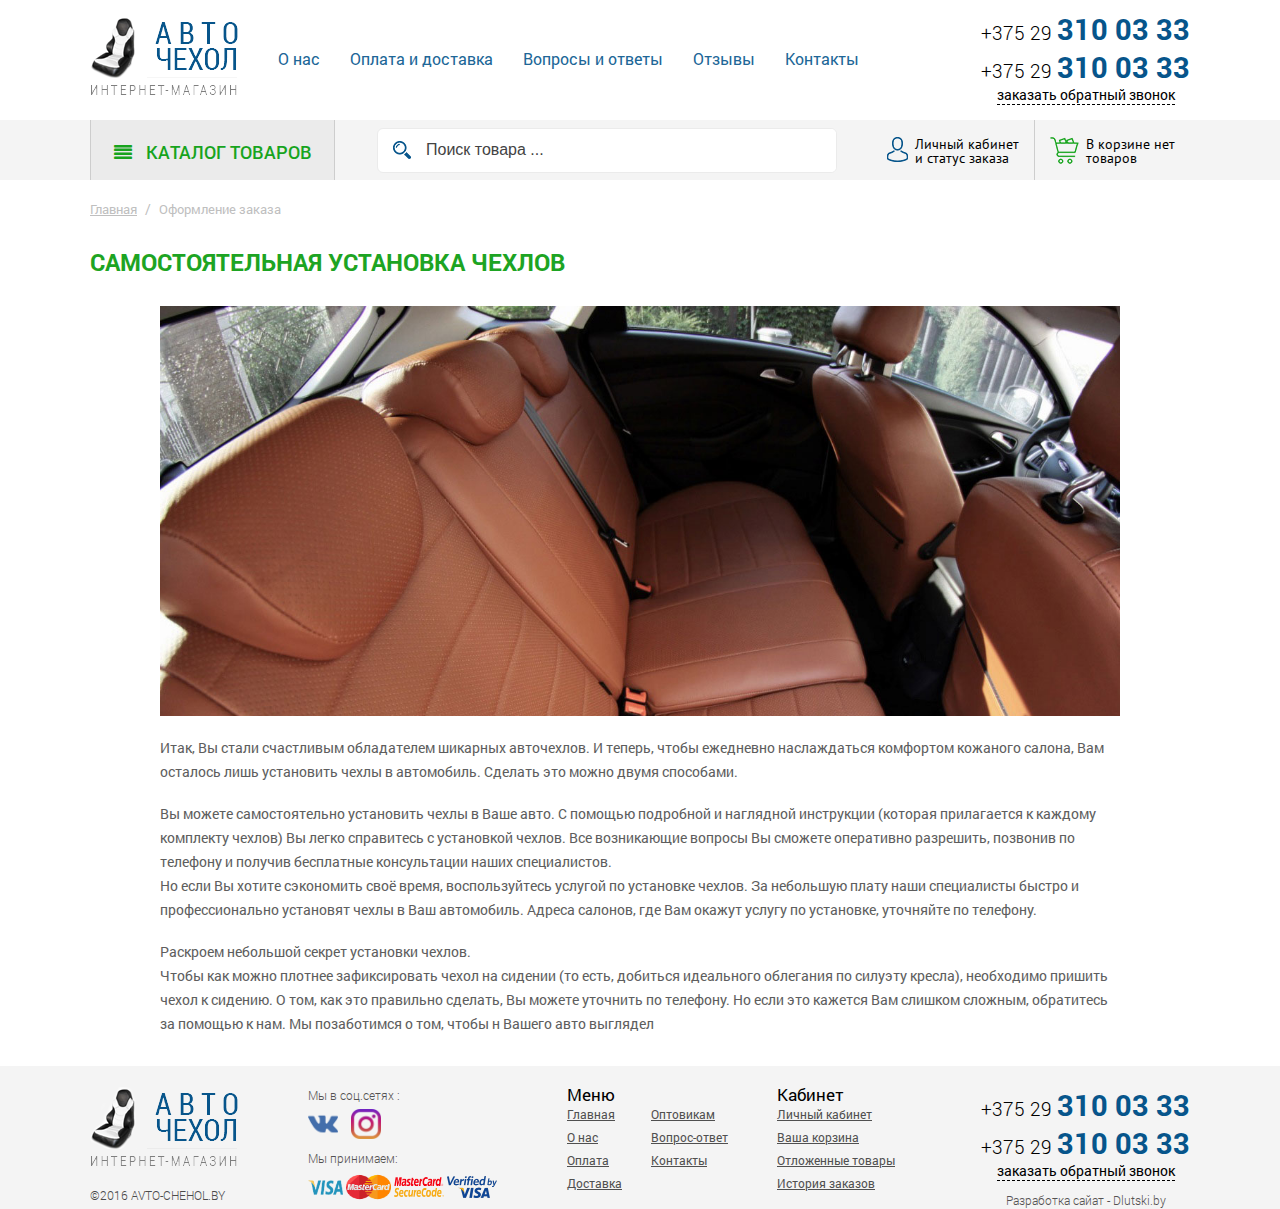
<file: info.html>
<!DOCTYPE html>
<!--[if lt IE 7]><html lang="ru" class="lt-ie9 lt-ie8 lt-ie7"><![endif]-->
<!--[if IE 7]><html lang="ru" class="lt-ie9 lt-ie8"><![endif]-->
<!--[if IE 8]><html lang="ru" class="lt-ie9"><![endif]-->
<!--[if gt IE 8]><!-->
<html lang="ru">
<!--<![endif]-->
<head>
	<meta charset="utf-8" />
	<title>Info</title>
	<meta name="description" content="" />
	<meta http-equiv="X-UA-Compatible" content="IE=edge" />
	<meta name="viewport" content="width=1140px"/>
	
	<link rel="shortcut icon" href="favicon.png" />
	<link rel="stylesheet" href="libs/font-awesome-4.7.0/css/font-awesome.min.css" />
	<link rel="stylesheet" href="libs/owl-carousel/owl.carousel.css" />
	<link rel="stylesheet" href="libs/owl-carousel/owl.theme.css" />

	<link rel="stylesheet" href="css/reset.css"/>
	<link rel="stylesheet" href="css/fonts.css" />
	<link rel="stylesheet" href="css/main.css" />
	<link rel="stylesheet" href="css/slider.css" />

	<script src="libs/modernizr/modernizr.js"></script>
	
</head>
<body>
	<!-- Обвертка -->
	<div id="wrapper">
		<header id="head">
			<div class="container clearfix">
				<div class="logo left">
					<a href="index.html"><img src="img/logo.png" alt="logo"></a>
				</div>
				<nav class="left">
					<ul>
						<li><a href="#">О нас</a></li>
						<li><a href="#">Оплата и доставка</a></li>
						<li><a href="#">Вопросы и ответы</a></li>
						<li><a href="#">Отзывы</a></li>
						<li><a href="#">Контакты</a></li>
					</ul>
				</nav>
				<div class="tel right">
					<p>+375 29<span>310 03 33</span></p>
					<p>+375 29<span>310 03 33</span></p>
					<a href="#pp2" name="modal2">Заказать обратный звонок</a>
				</div>
			</div>
		</header>
		<section id="menu">
			<div class="container clearfix">
				<nav id="cbp-hrmenu" class="cbp-hrmenu left">
					<ul>
						<li>
							<a href="#">
								<i class="fa fa-align-justify" aria-hidden="true"></i>
								Каталог товаров
							</a>
							<div class="cbp-hrsub">
								<div class="left">
									<img src="img/cat1.png" alt="img">
									<h3>Автомобильные чехлы</h3>
									<ul>
										<li><a href="#">Модельные</a></li>
										<li><a href="#">Универсальные</a></li>
										<li><a href="#">Чехлы-майки</a></li>
										<li><a href="#">Накидкий</a></li>
									</ul>
								</div>
								<div class="right">
									<img src="img/cat2.png" alt="img">
									<h3>Автомобильные ковры</h3>
									<ul>
										<li><a href="#">Ковры в багажник</a></li>
										<li><a href="#">Ковры в салон</a></li>
									</ul>
								</div>
								<div class="left">
									<img src="img/cat3.png" alt="img">
									<h3>Дефлекторы</h3>
									<ul>
										<li><a href="#">Дефлекторы капота</a></li>
										<li><a href="#">Дефлекторы окон</a></li>
									</ul>
								</div>
								<div class="right">
									<img src="img/cat4.png" alt="img">
									<h3>Аксессуары</h3>
									<ul>
										<li><a href="#">Чехлы на запаску</a></li>
										<li><a href="#">Щетки</a></li>
										<li><a href="#">Оплетки</a></li>
									</ul>
								</div>
							</div><!-- /cbp-hrsub -->
						</li>
					</ul>
				</nav>
				<form action="" class="left">
					<div class="search">
						<input type="search" name="search" placeholder="Поиск товара ...">
						<input type="submit" value="">
					</div>
				</form>
				<ul class="menu">
					<li class="basket">
						<a href="#">
							<img src="img/shopping-cart.png" alt=""><span class="right">В корзине нет <br>товаров</span>
						</a>
					</li>
					<li class="cabinet">
						<a href="#">
							<img src="img/avatar.png" alt=""><span class="right">Личный кабинет <br>и статус заказа</span>
						</a>
						<div class="personal-cabinet">
							<div class="enter">
								<button>Войти</button>
								<a href="#" class="registration">Зарегистрироваться</a>
							</div>
							<ul>
								<li><a href="#">Личный кабинет</a></li>
								<li><a href="#">Статусы заказа</a></li>
								<li><a href="#">История заказов</a></li>
								<li><a href="#">Оставить отзыв</a></li>
								<li><a href="#">Задать вопрос</a></li>
							</ul>
						</div>
					</li>
				</ul>
			</div>
		</section>
		<div class="content">
			<section id="self-installation">
				<div class="container">
					<div class="breadcrumbs">
						<a class="link1" href="index.html">Главная</a>
						<span class="slash">/</span>
						<a class="link1 active" href="#">Оформление заказа</a>
					</div>
					<h2>Самостоятельная установка чехлов</h2>
					<div class="self-installation">
						<div class="img-info">
							<img src="img/bg_info.jpg" alt="Чехлы">
						</div>
						<p>Итак, Вы стали счастливым обладателем шикарных авточехлов. И теперь, чтобы ежедневно наслаждаться комфортом кожаного салона, Вам осталось лишь установить чехлы в автомобиль. Сделать это можно двумя способами.</p>
						<br>
						<p>Вы можете самостоятельно установить чехлы в Ваше авто. С помощью подробной и наглядной инструкции (которая прилагается к каждому комплекту чехлов) Вы легко справитесь с установкой чехлов. Все возникающие вопросы Вы сможете оперативно разрешить, позвонив по телефону и получив бесплатные консультации наших специалистов.</p>
						<p>Но если Вы хотите сэкономить своё время, воспользуйтесь услугой по установке чехлов. За небольшую плату наши специалисты быстро и профессионально установят чехлы в Ваш автомобиль. Адреса салонов, где Вам окажут услугу по установке, уточняйте по телефону.</p>
						<br>
						<p>Раскроем небольшой секрет установки чехлов.</p>
						<p>Чтобы как можно плотнее зафиксировать чехол на сидении (то есть, добиться идеального облегания по силуэту кресла), необходимо пришить чехол к сидению. О том, как это правильно сделать, Вы можете уточнить по телефону. Но если это кажется Вам слишком сложным, обратитесь за помощью к нам. Мы позаботимся о том, чтобы н Вашего авто выглядел </p>
					</div>
				</div>
			</section>
		</div>
		<footer id="footer">
			<div class="container clearfix">
				<div class="logo left">
					<img src="img/logo.png" alt="logo">
					<div class="copyright"><span>&copy;2016 Avto-chehol.by</span></div>
				</div>
				<div class="info left">
					<div class="social">
						<p>Мы в соц.сетях :</p>
						<a href="https://vk.com/" class="vk"><img src="img/vk.png" alt=""></a>
						<a href="#" class="inst"><img src="img/instagram.png" alt=""></a>
					</div>
					<div class="pay">
						<p>Мы принимаем:</p>
						<img src="img/visa.png" alt="">
						<img src="img/mastercard.png" alt="">
						<img src="img/mastercard-securecode2.png" alt="">
						<img src="img/VbVisa.png" alt="">
					</div>
				</div>
				<div class="f-menu left">
					<h4>Меню</h4>
					<ul>
						<li><a href="index.html">Главная</a></li>
						<li><a href="#">Оптовикам</a></li>
						<li><a href="#">О нас</a></li>
						<li><a href="#">Вопрос-ответ</a></li>
						<li><a href="#">Оплата</a></li>
						<li><a href="#">Контакты</a></li>
						<li><a href="#">Доставка</a></li>
					</ul>
				</div>
				<div class="f-cabinet left">
					<h4>Кабинет</h4>
					<ul>
						<li><a href="">Личный кабинет</a></li>
						<li><a href="">Ваша корзина</a></li>
						<li><a href="">Отложенные товары</a></li>
						<li><a href="">История заказов</a></li>
					</ul>
				</div>
				<div class="tel right">
					<p>+375 29<span>310 03 33</span></p>
					<p>+375 29<span>310 03 33</span></p>
					<a href="#">Заказать обратный звонок</a>
					<div class="dlutski">
						<p>Разработка сайат - Dlutski.by</p>
					</div>
				</div>
			</div>
		</footer>
	</div>
	<!-- Обвертка -->

	<div id="pp2">
	    <div class="pp2-content">
	        <div><button  class="close"><img src="img/cancel-2.png" alt=""></button></div>
	        <div class="pp2-center">
		        <div class="pp2-top">
		        	<p>Введите ваше имя и телефон,<br>и мы перезвоним вам</p>
		        </div>
		        <div class="pp2-wrap">
		        	<form action="#" class="pp-form clearfix" name="ppForm">
		        		<p>
							<label for="name">Имя:</label>
							<input type="text" id="name" placeholder="Введите ваше имя" required><br>
						</p>
						<p>
							<label for="phone">Сотовый телефон:</label>
							<input type="tel" id="phone" placeholder="Введите номер телефона" pattern="[0-9]+" required><br>
						</p>
		        	</form>
		        	<button class="pp-buy">Перезвоните мне</button>
		        </div>
	        </div>
	    </div>
	</div>
	<div id="pp-bg"></div>



	<!--[if lt IE 9]>
	<script src="libs/html5shiv/es5-shim.min.js"></script>
	<script src="libs/html5shiv/html5shiv.min.js"></script>
	<script src="libs/html5shiv/html5shiv-printshiv.min.js"></script>
	<script src="libs/respond/respond.min.js"></script>
	<![endif]-->
	<script src="libs/jquery/jquery-3.1.1.min.js"></script>
	<script src="libs/owl-carousel/owl.carousel.min.js"></script>
	<script src="libs/HorizontalDropDownMenu/js/cbpHorizontalMenu.min.js"></script>

	<script src="js/common.js"></script>


	<!-- ========================================  START ============================================= -->
	<script type="text/javascript">
		$('a[name="modal2"]').click(function(){
		    var pp2     = $("#pp2"),
		        bg     = $("#pp-bg");

		    function pp_hide(pp2, bg){
		        pp2.animate({top: "-500px"}, 1000, function(){bg.fadeOut(1000);});
		    }

		    function pp_show(pp2, bg){
		        pp2.animate({top: "150px"}, 1000);
		        bg.fadeIn(1000).click(function(){pp_hide(pp2, bg)});
		    }

		    pp_show(pp2, bg);

    		});
		
	</script>

	<!-- ========================================  END   ============================================= -->
	
	<!-- ========================================  START ============================================= -->
	
	<!-- ========================================  END   ============================================= -->
	<!-- Yandex.Metrika counter --><!-- /Yandex.Metrika counter -->
	<!-- Google Analytics counter --><!-- /Google Analytics counter -->
</body>
</html>
</file>
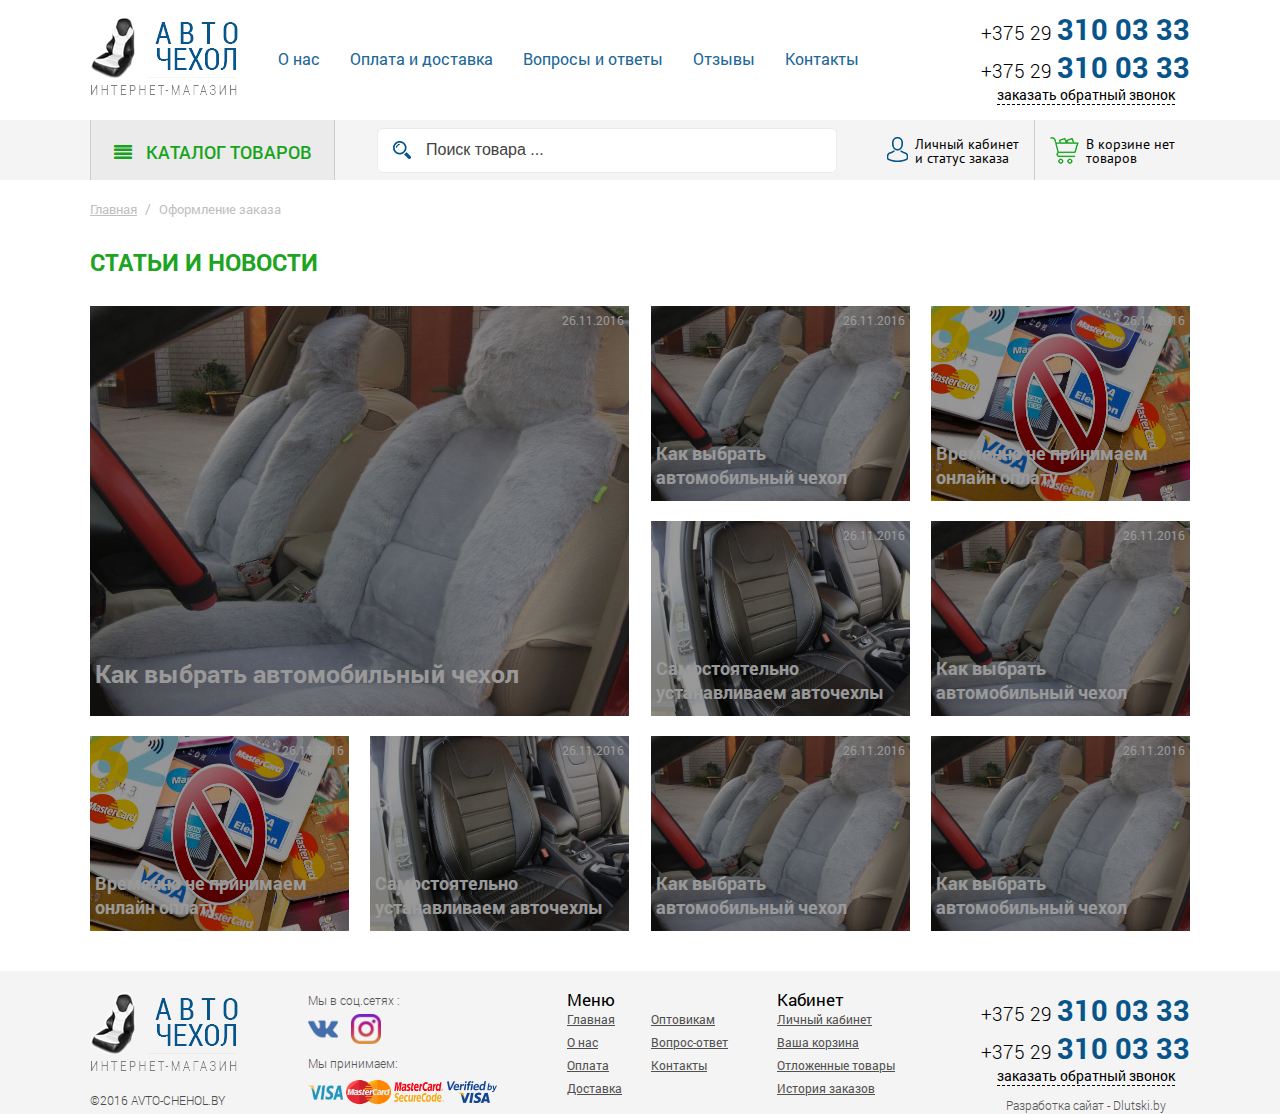
<file: news.html>
<!DOCTYPE html>
<!--[if lt IE 7]><html lang="ru" class="lt-ie9 lt-ie8 lt-ie7"><![endif]-->
<!--[if IE 7]><html lang="ru" class="lt-ie9 lt-ie8"><![endif]-->
<!--[if IE 8]><html lang="ru" class="lt-ie9"><![endif]-->
<!--[if gt IE 8]><!-->
<html lang="ru">
<!--<![endif]-->
<head>
	<meta charset="utf-8" />
	<title>News</title>
	<meta name="description" content="" />
	<meta http-equiv="X-UA-Compatible" content="IE=edge" />
	<meta name="viewport" content="width=1140px"/>

	<link rel="shortcut icon" href="favicon.png" />
	<link rel="stylesheet" href="libs/font-awesome-4.7.0/css/font-awesome.min.css" />
	<link rel="stylesheet" href="libs/owl-carousel/owl.carousel.css" />
	<link rel="stylesheet" href="libs/owl-carousel/owl.theme.css" />
	
	<link rel="stylesheet" href="css/reset.css"/>
	<link rel="stylesheet" href="css/fonts.css" />
	<link rel="stylesheet" href="css/main.css" />
	<link rel="stylesheet" href="css/slider.css" />

	<script src="libs/modernizr/modernizr.js"></script>
	
</head>
<body>
	<!-- Обвертка -->
	<div id="wrapper">
		<header id="head">
			<div class="container clearfix">
				<div class="logo left">
					<a href="#"><img src="img/logo.png" alt="logo"></a>
				</div>
				<nav class="left">
					<ul>
						<li><a href="#">О нас</a></li>
						<li><a href="#">Оплата и доставка</a></li>
						<li><a href="#">Вопросы и ответы</a></li>
						<li><a href="#">Отзывы</a></li>
						<li><a href="#">Контакты</a></li>
					</ul>
				</nav>
				<div class="tel right">
					<p>+375 29<span>310 03 33</span></p>
					<p>+375 29<span>310 03 33</span></p>
					<a href="#pp2" name="modal2">Заказать обратный звонок</a>
				</div>
			</div>
		</header>
		<section id="menu">
			<div class="container clearfix">
				<nav id="cbp-hrmenu" class="cbp-hrmenu left">
					<ul>
						<li>
							<a href="#">
								<i class="fa fa-align-justify" aria-hidden="true"></i>
								Каталог товаров
							</a>
							<div class="cbp-hrsub">
								<div class="left">
									<img src="img/cat1.png" alt="img">
									<h3>Автомобильные чехлы</h3>
									<ul>
										<li><a href="#">Модельные</a></li>
										<li><a href="#">Универсальные</a></li>
										<li><a href="#">Чехлы-майки</a></li>
										<li><a href="#">Накидкий</a></li>
									</ul>
								</div>
								<div class="right">
									<img src="img/cat2.png" alt="img">
									<h3>Автомобильные ковры</h3>
									<ul>
										<li><a href="#">Ковры в багажник</a></li>
										<li><a href="#">Ковры в салон</a></li>
									</ul>
								</div>
								<div class="left">
									<img src="img/cat3.png" alt="img">
									<h3>Дефлекторы</h3>
									<ul>
										<li><a href="#">Дефлекторы капота</a></li>
										<li><a href="#">Дефлекторы окон</a></li>
									</ul>
								</div>
								<div class="right">
									<img src="img/cat4.png" alt="img">
									<h3>Аксессуары</h3>
									<ul>
										<li><a href="#">Чехлы на запаску</a></li>
										<li><a href="#">Щетки</a></li>
										<li><a href="#">Оплетки</a></li>
									</ul>
								</div>
							</div><!-- /cbp-hrsub -->
						</li>
					</ul>
				</nav>
				<form action="" class="left">
					<div class="search">
						<input type="search" name="search" placeholder="Поиск товара ...">
						<input type="submit" value="">
					</div>
				</form>
				<ul class="menu">
					<li class="basket">
						<a href="#">
							<img src="img/shopping-cart.png" alt=""><span class="right">В корзине нет <br>товаров</span>
						</a>
					</li>
					<li class="cabinet">
						<a href="#">
							<img src="img/avatar.png" alt=""> <span class="right">Личный кабинет <br>и статус заказа</span>
						</a>
						<div class="personal-cabinet">
							<div class="enter">
								<button>Войти</button>
								<a href="#" class="registration">Зарегистрироваться</a>
							</div>
							<ul>
								<li><a href="#">Личный кабинет</a></li>
								<li><a href="#">Статусы заказа</a></li>
								<li><a href="#">История заказов</a></li>
								<li><a href="#">Оставить отзыв</a></li>
								<li><a href="#">Задать вопрос</a></li>
							</ul>
						</div>
					</li>
				</ul>
			</div>
		</section>
		<div class="content">
			<section id="news">
				<div class="container clearfix">
					<div class="breadcrumbs">
						<a class="link1" href="index.html">Главная</a>
						<span class="slash">/</span>
						<a class="link1 active" href="#">Оформление заказа</a>
					</div>
					<h2>Статьи и новости</h2>
					<div class="news-wrap clearfix">
						<div class="news-wrap-left news-right clearfix right">
							<a href="#">
								<article>
									<header class="clearfix">
										<span class="date"><time datetime="2016-11-26"></time>26.11.2016</span>
										<p>Как выбрать автомобильный чехол</p>
									</header>
									<img src="img/news-1.jpg" alt="">
								</article>
							</a>
							<a href="#">
								<article>
									<header class="clearfix">
										<span class="date"><time datetime="2016-11-26"></time>26.11.2016</span>
										<p>Временно не принимаем онлайн оплату</p>
									</header>
									<img src="img/news-2.jpg" alt="">
								</article>
							</a>
							<a href="#">
								<article>
									<header class="clearfix">
										<span class="date"><time datetime="2016-11-26"></time>26.11.2016</span>
										<p>Самостоятельно устанавливаем авточехлы</p>
									</header>
									<img src="img/news-3.jpg" alt="">
								</article>
							</a>
							<a href="#">
								<article>
									<header class="clearfix">
										<span class="date"><time datetime="2016-11-26"></time>26.11.2016</span>
										<p>Как выбрать автомобильный чехол</p>
									</header>
									<img src="img/news-4.jpg" alt="">
								</article>
							</a>
							<a href="#">
								<article>
									<header class="clearfix">
										<span class="date"><time datetime="2016-11-26"></time>26.11.2016</span>
										<p>Как выбрать автомобильный чехол</p>
									</header>
									<img src="img/news-4.jpg" alt="">
								</article>
							</a>
							<a href="#">
								<article>
									<header class="clearfix">
										<span class="date"><time datetime="2016-11-26"></time>26.11.2016</span>
										<p>Как выбрать автомобильный чехол</p>
									</header>
									<img src="img/news-4.jpg" alt="">
								</article>
							</a>
						</div>
						<div class="news-wrap-right news-left clearfix left">
							<a class="big" href="#">
								<article>
									<header class="clearfix">
										<span class="date"><time datetime="2016-11-26"></time>26.11.2016</span>
										<p>Как выбрать автомобильный чехол</p>
									</header>
									<img src="img/news-1.jpg" alt="">
								</article>
							</a>
							<a class="small" href="#">
								<article>
									<header class="clearfix">
										<span class="date"><time datetime="2016-11-26"></time>26.11.2016</span>
										<p>Временно не принимаем онлайн оплату</p>
									</header>
									<img src="img/news-2.jpg" alt="">
								</article>
							</a>
							<a class="small" href="#">
								<article>
									<header class="clearfix">
										<span class="date"><time datetime="2016-11-26"></time>26.11.2016</span>
										<p>Самостоятельно устанавливаем авточехлы</p>
									</header>
									<img src="img/news-3.jpg" alt="">
								</article>
							</a>
						</div>
					</div>
				</div>
			</section>
		</div>
		<footer id="footer">
			<div class="container clearfix">
				<div class="logo left">
					<img src="img/logo.png" alt="logo">
					<div class="copyright"><span>&copy;2016 Avto-chehol.by</span></div>
				</div>
				<div class="info left">
					<div class="social">
						<p>Мы в соц.сетях :</p>
						<a href="https://vk.com/" class="vk"><img src="img/vk.png" alt=""></a>
						<a href="#" class="inst"><img src="img/instagram.png" alt=""></a>
					</div>
					<div class="pay">
						<p>Мы принимаем:</p>
						<img src="img/visa.png" alt="">
						<img src="img/mastercard.png" alt="">
						<img src="img/mastercard-securecode2.png" alt="">
						<img src="img/VbVisa.png" alt="">
					</div>
				</div>
				<div class="f-menu left">
					<h4>Меню</h4>
					<ul>
						<li><a href="">Главная</a></li>
						<li><a href="">Оптовикам</a></li>
						<li><a href="">О нас</a></li>
						<li><a href="">Вопрос-ответ</a></li>
						<li><a href="">Оплата</a></li>
						<li><a href="">Контакты</a></li>
						<li><a href="">Доставка</a></li>
					</ul>
				</div>
				<div class="f-cabinet left">
					<h4>Кабинет</h4>
					<ul>
						<li><a href="">Личный кабинет</a></li>
						<li><a href="">Ваша корзина</a></li>
						<li><a href="">Отложенные товары</a></li>
						<li><a href="">История заказов</a></li>
					</ul>
				</div>
				<div class="tel right">
					<p>+375 29<span>310 03 33</span></p>
					<p>+375 29<span>310 03 33</span></p>
					<a href="#">Заказать обратный звонок</a>
					<div class="dlutski">
						<p>Разработка сайат - Dlutski.by</p>
					</div>
				</div>
			</div>
		</footer>
	</div>
	<!-- Обвертка -->

	<div id="pp2">
	    <div class="pp2-content">
	        <div><button  class="close"><img src="img/cancel-2.png" alt=""></button></div>
	        <div class="pp2-center">
		        <div class="pp2-top">
		        	<p>Введите ваше имя и телефон,<br>и мы перезвоним вам</p>
		        </div>
		        <div class="pp2-wrap">
		        	<form action="#" class="pp-form clearfix" name="ppForm">
		        		<p>
							<label for="name">Имя:</label>
							<input type="text" id="name" placeholder="Введите ваше имя" required><br>
						</p>
						<p>
							<label for="phone">Сотовый телефон:</label>
							<input type="tel" id="phone" placeholder="Введите номер телефона" pattern="[0-9]+" required><br>
						</p>
		        	</form>
		        	<button class="pp-buy">Перезвоните мне</button>
		        </div>
	        </div>
	    </div>
	</div>
	<div id="pp-bg"></div>



	<!-- [if lt IE 9]>
	<script src="libs/html5shiv/es5-shim.min.js"></script>
	<script src="libs/html5shiv/html5shiv.min.js"></script>
	<script src="libs/html5shiv/html5shiv-printshiv.min.js"></script>
	<script src="libs/respond/respond.min.js"></script>
	<![endif] -->
	<script src="libs/jquery/jquery-3.1.1.min.js"></script>
	<script src="libs/owl-carousel/owl.carousel.min.js"></script>
	<script src="libs/HorizontalDropDownMenu/js/cbpHorizontalMenu.min.js"></script>

	<script src="js/common.js"></script>


	<!-- ========================================  START ============================================= -->
	<script type="text/javascript">
		$('a[name="modal2"]').click(function(){
		    var pp2     = $("#pp2"),
		        bg     = $("#pp-bg");

		    function pp_hide(pp2, bg){
		        pp2.animate({top: "-500px"}, 1000, function(){bg.fadeOut(1000);});
		    }

		    function pp_show(pp2, bg){
		        pp2.animate({top: "150px"}, 1000);
		        bg.fadeIn(1000).click(function(){pp_hide(pp2, bg)});
		    }

		    pp_show(pp2, bg);

    		});
		
	</script>

	<!-- ========================================  END   ============================================= -->
	
	<!-- ========================================  START ============================================= -->
	
	<!-- ========================================  END   ============================================= -->
	<!-- Yandex.Metrika counter --><!-- /Yandex.Metrika counter -->
	<!-- Google Analytics counter --><!-- /Google Analytics counter -->
</body>
</html>
</file>
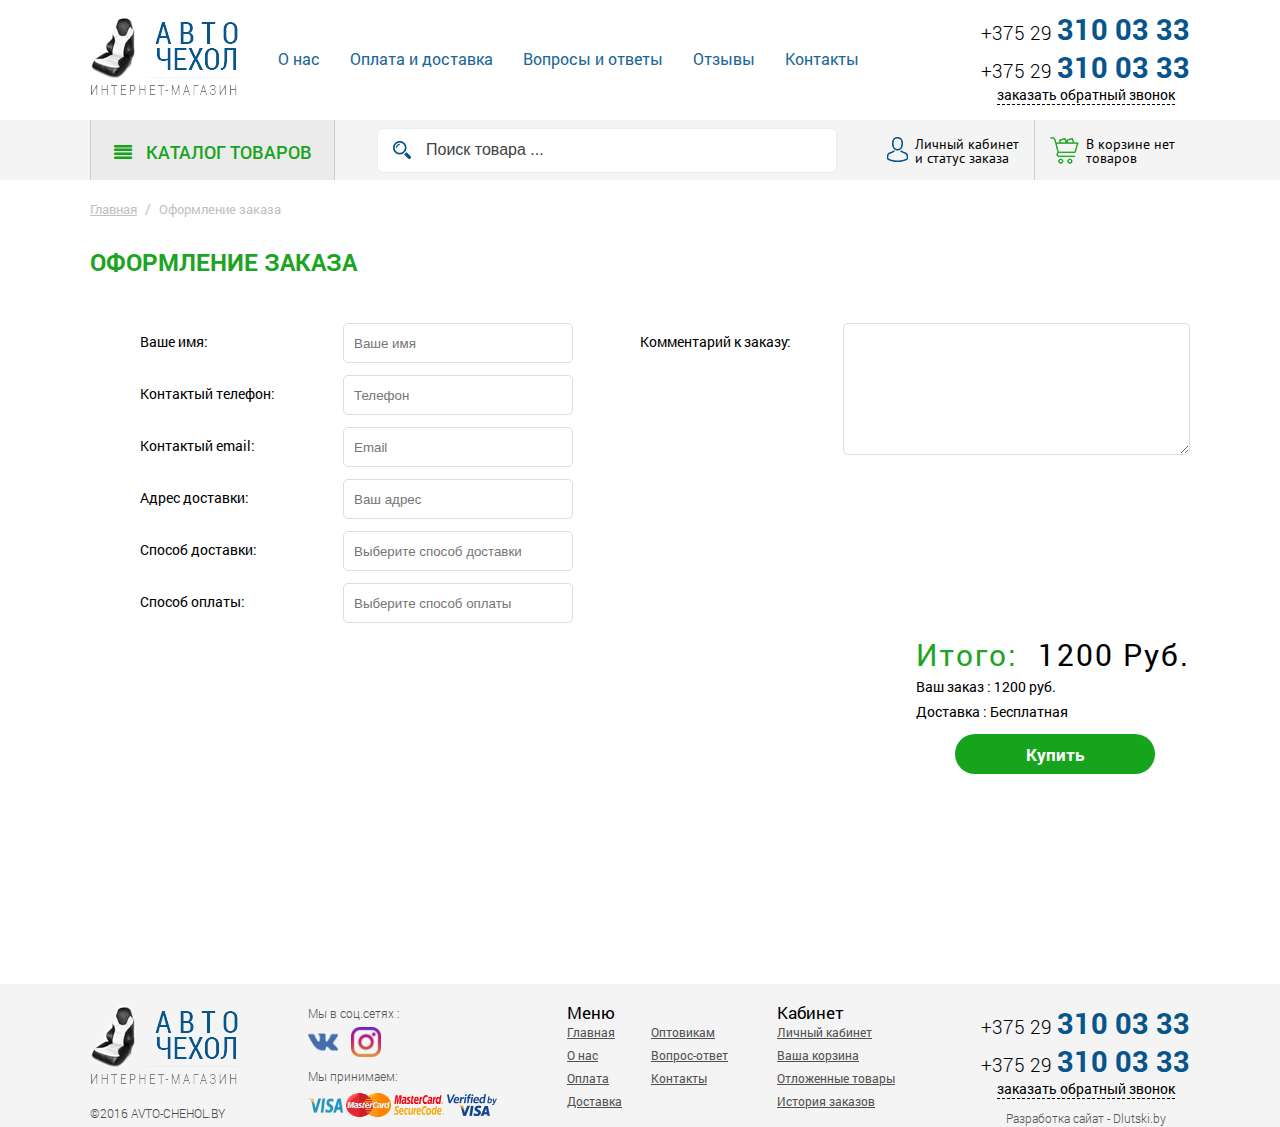
<file: order-form.html>
<!DOCTYPE html>
<!--[if lt IE 7]><html lang="ru" class="lt-ie9 lt-ie8 lt-ie7"><![endif]-->
<!--[if IE 7]><html lang="ru" class="lt-ie9 lt-ie8"><![endif]-->
<!--[if IE 8]><html lang="ru" class="lt-ie9"><![endif]-->
<!--[if gt IE 8]><!-->
<html lang="ru">
<!--<![endif]-->
<head>
	<meta charset="utf-8" />
	<title>Order-form</title>
	<meta name="description" content="" />

	<meta http-equiv="X-UA-Compatible" content="IE=edge" />
	<meta name="viewport" content="width=1140px"/>

	<link rel="shortcut icon" href="favicon.png" />
	<link rel="stylesheet" href="libs/font-awesome-4.7.0/css/font-awesome.min.css" />
	<link rel="stylesheet" href="libs/owl-carousel/owl.carousel.css" />
	<link rel="stylesheet" href="libs/owl-carousel/owl.theme.css" />

	<link rel="stylesheet" href="css/reset.css"/>
	<link rel="stylesheet" href="css/fonts.css" />
	<link rel="stylesheet" href="css/main.css" />
	<link rel="stylesheet" href="css/slider.css" />

	<script src="libs/modernizr/modernizr.js"></script>
	
</head>
<body>
	<!-- Обвертка -->
	<div id="wrapper">
		<header id="head">
			<div class="container clearfix">
				<div class="logo left">
					<a href="#"><img src="img/logo.png" alt="logo"></a>
				</div>
				<nav class="left">
					<ul>
						<li><a href="#">О нас</a></li>
						<li><a href="#">Оплата и доставка</a></li>
						<li><a href="#">Вопросы и ответы</a></li>
						<li><a href="#">Отзывы</a></li>
						<li><a href="#">Контакты</a></li>
					</ul>
				</nav>
				<div class="tel right">
					<p>+375 29<span>310 03 33</span></p>
					<p>+375 29<span>310 03 33</span></p>
					<a href="#pp2" name="modal2">Заказать обратный звонок</a>
				</div>
			</div>
		</header>
		<section id="menu">
			<div class="container clearfix">
				<nav id="cbp-hrmenu" class="cbp-hrmenu left">
					<ul>
						<li>
							<a href="#">
								<i class="fa fa-align-justify" aria-hidden="true"></i>
								Каталог товаров
							</a>
							<div class="cbp-hrsub">
								<div class="left">
									<img src="img/cat1.png" alt="img">
									<h3>Автомобильные чехлы</h3>
									<ul>
										<li><a href="#">Модельные</a></li>
										<li><a href="#">Универсальные</a></li>
										<li><a href="#">Чехлы-майки</a></li>
										<li><a href="#">Накидкий</a></li>
									</ul>
								</div>
								<div class="right">
									<img src="img/cat2.png" alt="img">
									<h3>Автомобильные ковры</h3>
									<ul>
										<li><a href="#">Ковры в багажник</a></li>
										<li><a href="#">Ковры в салон</a></li>
									</ul>
								</div>
								<div class="left">
									<img src="img/cat3.png" alt="img">
									<h3>Дефлекторы</h3>
									<ul>
										<li><a href="#">Дефлекторы капота</a></li>
										<li><a href="#">Дефлекторы окон</a></li>
									</ul>
								</div>
								<div class="right">
									<img src="img/cat4.png" alt="img">
									<h3>Аксессуары</h3>
									<ul>
										<li><a href="#">Чехлы на запаску</a></li>
										<li><a href="#">Щетки</a></li>
										<li><a href="#">Оплетки</a></li>
									</ul>
								</div>
							</div><!-- /cbp-hrsub -->
						</li>
					</ul>
				</nav>
				<form action="" class="left">
					<div class="search">
						<input type="search" name="search" placeholder="Поиск товара ...">
						<input type="submit" value="">
					</div>
				</form>
				<ul class="menu">
					<li class="basket">
						<a href="#">
							<img src="img/shopping-cart.png" alt=""><span class="right">В корзине нет <br>товаров</span>
						</a>
					</li>
					<li class="cabinet">
						<a href="#">
							<img src="img/avatar.png" alt=""> <span class="right">Личный кабинет <br>и статус заказа</span>
						</a>
						<div class="personal-cabinet">
							<div class="enter">
								<button>Войти</button>
								<a href="#" class="registration">Зарегистрироваться</a>
							</div>
							<ul>
								<li><a href="#">Личный кабинет</a></li>
								<li><a href="#">Статусы заказа</a></li>
								<li><a href="#">История заказов</a></li>
								<li><a href="#">Оставить отзыв</a></li>
								<li><a href="#">Задать вопрос</a></li>
							</ul>
						</div>
					</li>
				</ul>
			</div>
		</section>
		<div class="content">
			<section id="order-form">
				<div class="container clearfix">
					<div class="breadcrumbs">
						<a class="link1" href="index.html">Главная</a>
						<span class="slash">/</span>
						<a class="link1 active" href="#">Оформление заказа</a>
					</div>
					<h2>Оформление заказа</h2>
					<form action="#" class="order-form clearfix" name="OrderForm">
						
						<p class="right">
							<label for="comment">Комментарий к заказу:</label>
							<textarea name="comment" id="comment" cols="40" rows="8"></textarea>
						</p>
						<p>
							<label for="name">Ваше имя:</label>
							<input type="text" id="name" placeholder="Ваше имя" required><br>
						</p>
						<p>
							<label for="phone">Контактый телефон:</label>
							<input type="tel" id="phone" placeholder="Телефон" pattern="[0-9]+" required><br>
						</p>
						<p>
							<label for="email">Контактый email:</label>
							<input type="email" id="email" placeholder="Email" required><br>
						</p>
						<p>
							<label for="address">Адрес доставки:</label>
							<input type="text" id="address" placeholder="Ваш адрес" required><br>
						</p>
						<p>
							<label for="shipping">Способ доставки:</label>
							<input type="text" id="shipping" placeholder="Выберите способ доставки" required><br>
						</p>
						<p>
							<label for="payment">Способ оплаты:</label>
							<input type="text" id="payment" placeholder="Выберите способ оплаты" required>
						</p>
					</form>
					<div class="zakaz right">
						<h2>Итого:<span>1200 руб.</span></h2>
						<p>Ваш заказ : 1200 руб.</p>
						<p>Доставка : Бесплатная</p>
						<button class="buy right">Купить</button>
					</div>
				</div>
			</section>
		</div>
		<footer id="footer">
			<div class="container clearfix">
				<div class="logo left">
					<img src="img/logo.png" alt="logo">
					<div class="copyright"><span>&copy;2016 Avto-chehol.by</span></div>
				</div>
				<div class="info left">
					<div class="social">
						<p>Мы в соц.сетях :</p>
						<a href="https://vk.com/" class="vk"><img src="img/vk.png" alt=""></a>
						<a href="#" class="inst"><img src="img/instagram.png" alt=""></a>
					</div>
					<div class="pay">
						<p>Мы принимаем:</p>
						<img src="img/visa.png" alt="">
						<img src="img/mastercard.png" alt="">
						<img src="img/mastercard-securecode2.png" alt="">
						<img src="img/VbVisa.png" alt="">
					</div>
				</div>
				<div class="f-menu left">
					<h4>Меню</h4>
					<ul>
						<li><a href="">Главная</a></li>
						<li><a href="">Оптовикам</a></li>
						<li><a href="">О нас</a></li>
						<li><a href="">Вопрос-ответ</a></li>
						<li><a href="">Оплата</a></li>
						<li><a href="">Контакты</a></li>
						<li><a href="">Доставка</a></li>
					</ul>
				</div>
				<div class="f-cabinet left">
					<h4>Кабинет</h4>
					<ul>
						<li><a href="">Личный кабинет</a></li>
						<li><a href="">Ваша корзина</a></li>
						<li><a href="">Отложенные товары</a></li>
						<li><a href="">История заказов</a></li>
					</ul>
				</div>
				<div class="tel right">
					<p>+375 29<span>310 03 33</span></p>
					<p>+375 29<span>310 03 33</span></p>
					<a href="#">Заказать обратный звонок</a>
					<div class="dlutski">
						<p>Разработка сайат - Dlutski.by</p>
					</div>
				</div>
			</div>
		</footer>
	</div>
	<!-- Обвертка -->

	<div id="pp2">
	    <div class="pp2-content">
	        <div><button  class="close"><img src="img/cancel-2.png" alt=""></button></div>
	        <div class="pp2-center">
		        <div class="pp2-top">
		        	<p>Введите ваше имя и телефон,<br>и мы перезвоним вам</p>
		        </div>
		        <div class="pp2-wrap">
		        	<form action="#" class="pp-form clearfix" name="ppForm">
		        		<p>
							<label for="name">Имя:</label>
							<input type="text" id="name" placeholder="Введите ваше имя" required><br>
						</p>
						<p>
							<label for="phone">Сотовый телефон:</label>
							<input type="tel" id="phone" placeholder="Введите номер телефона" pattern="[0-9]+" required><br>
						</p>
		        	</form>
		        	<button class="pp-buy">Перезвоните мне</button>
		        </div>
	        </div>
	    </div>
	</div>
	<div id="pp-bg"></div>



	<!--[if lt IE 9]>
	<script src="libs/html5shiv/es5-shim.min.js"></script>
	<script src="libs/html5shiv/html5shiv.min.js"></script>
	<script src="libs/html5shiv/html5shiv-printshiv.min.js"></script>
	<script src="libs/respond/respond.min.js"></script>
	<![endif]-->
	<script src="libs/jquery/jquery-3.1.1.min.js"></script>
	<script src="libs/owl-carousel/owl.carousel.min.js"></script>
	<script src="libs/HorizontalDropDownMenu/js/cbpHorizontalMenu.min.js"></script>

	<script src="js/common.js"></script>


	<!-- ========================================  START ============================================= -->
	<script type="text/javascript">
		$('a[name="modal2"]').click(function(){
		    var pp2     = $("#pp2"),
		        bg     = $("#pp-bg");

		    function pp_hide(pp2, bg){
		        pp2.animate({top: "-500px"}, 1000, function(){bg.fadeOut(1000);});
		    }

		    function pp_show(pp2, bg){
		        pp2.animate({top: "150px"}, 1000);
		        bg.fadeIn(1000).click(function(){pp_hide(pp2, bg)});
		    }

		    pp_show(pp2, bg);

    		});
		
	</script>

	<!-- ========================================  END   ============================================= -->
	
	<!-- ========================================  START ============================================= -->
	
	<!-- ========================================  END   ============================================= -->
	<!-- Yandex.Metrika counter --><!-- /Yandex.Metrika counter -->
	<!-- Google Analytics counter --><!-- /Google Analytics counter -->
</body>
</html>
</file>
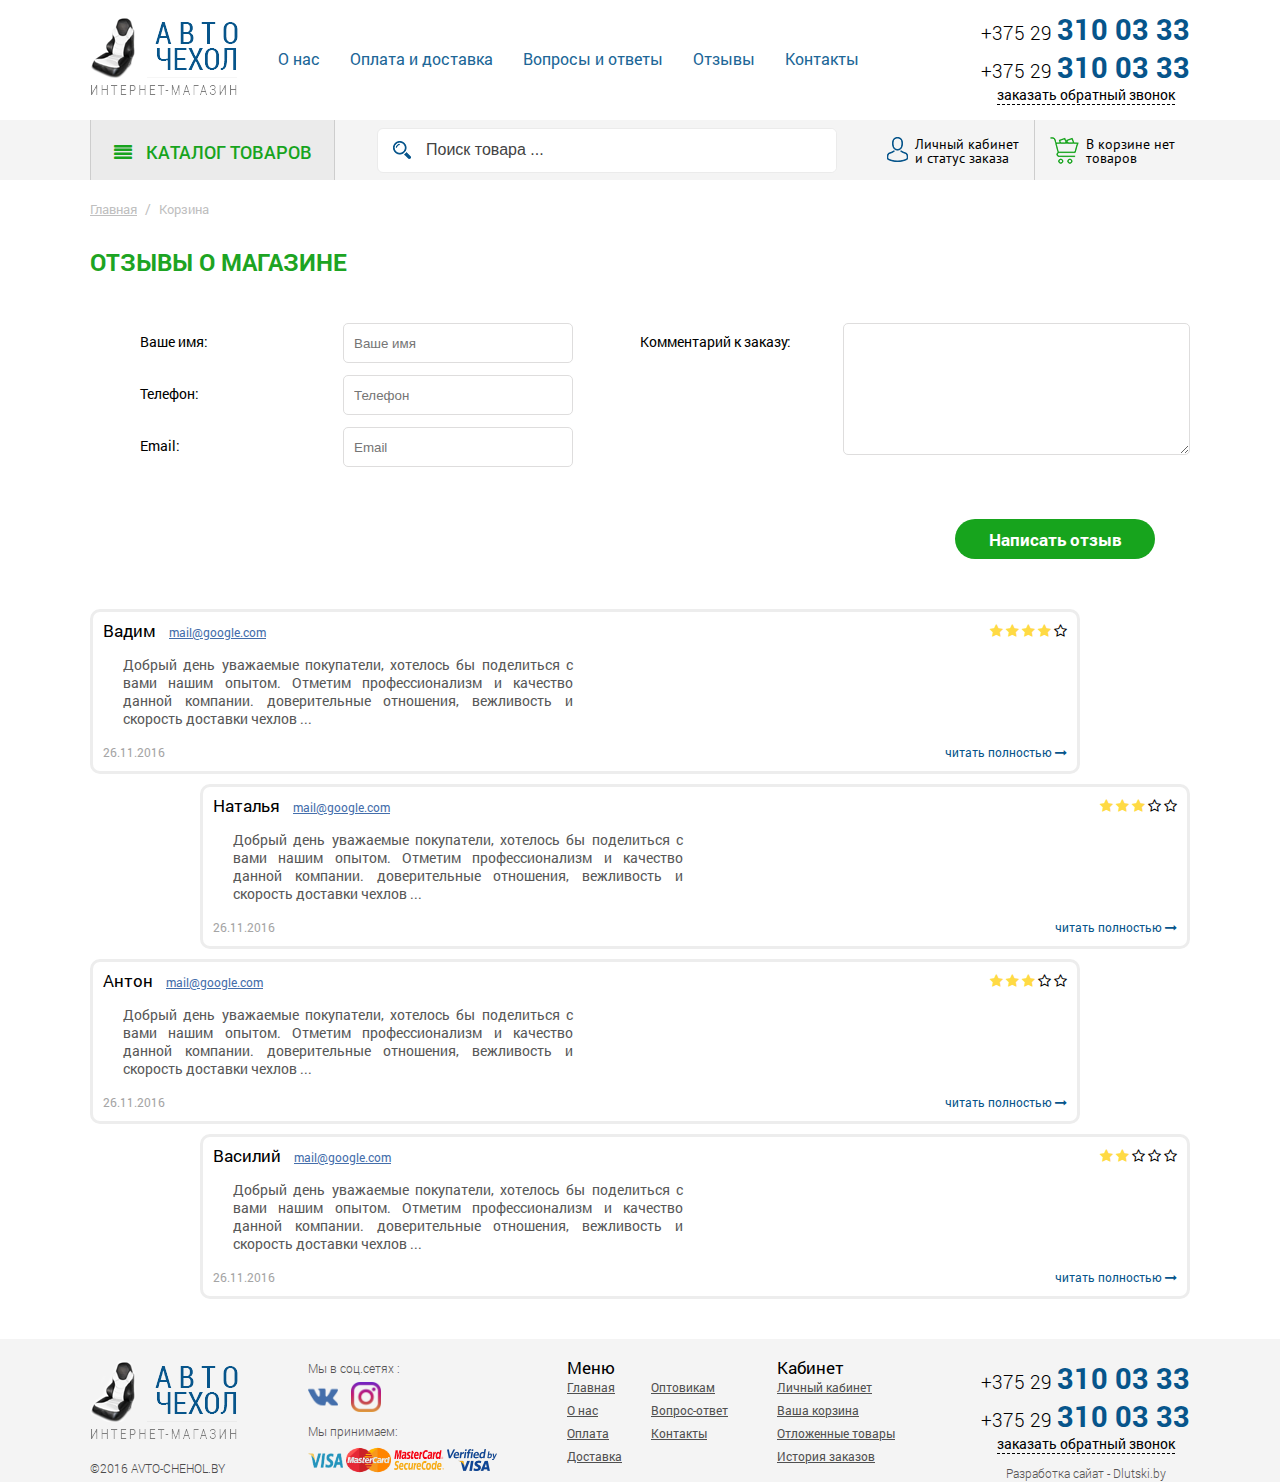
<file: reviews.html>
<!DOCTYPE html>
<!--[if lt IE 7]><html lang="ru" class="lt-ie9 lt-ie8 lt-ie7"><![endif]-->
<!--[if IE 7]><html lang="ru" class="lt-ie9 lt-ie8"><![endif]-->
<!--[if IE 8]><html lang="ru" class="lt-ie9"><![endif]-->
<!--[if gt IE 8]><!-->
<html lang="ru">
<!--<![endif]-->
<head>
	<meta charset="utf-8" />
	<title>Авто чехол</title>
	<meta name="description" content="" />

	<meta http-equiv="X-UA-Compatible" content="IE=edge" />
	<meta name="viewport" content="width=1140px"/>

	<link rel="shortcut icon" href="favicon.png" />
	<link rel="stylesheet" href="libs/font-awesome-4.7.0/css/font-awesome.min.css" />
	<link rel="stylesheet" href="libs/owl-carousel/owl.carousel.css" />
	<link rel="stylesheet" href="libs/owl-carousel/owl.theme.css" />


	<link rel="stylesheet" href="css/reset.css"/>
	<link rel="stylesheet" href="css/fonts.css" />
	<link rel="stylesheet" href="css/main.css" />
	<link rel="stylesheet" href="css/slider.css" />

	<script src="libs/modernizr/modernizr.js"></script>
	
</head>
<body>
	<!-- Обвертка -->
	<div id="wrapper">
		<header id="head">
			<div class="container clearfix">
				<div class="logo left">
					<a href="#"><img src="img/logo.png" alt="logo"></a>
				</div>
				<nav class="left">
					<ul>
						<li><a href="#">О нас</a></li>
						<li><a href="#">Оплата и доставка</a></li>
						<li><a href="#">Вопросы и ответы</a></li>
						<li><a href="#">Отзывы</a></li>
						<li><a href="#">Контакты</a></li>
					</ul>
				</nav>
				<div class="tel right">
					<p>+375 29<span>310 03 33</span></p>
					<p>+375 29<span>310 03 33</span></p>
					<a href="#pp2" name="modal2">Заказать обратный звонок</a>
				</div>
			</div>
		</header>
		<section id="menu">
			<div class="container clearfix">
				<nav id="cbp-hrmenu" class="cbp-hrmenu left">
					<ul>
						<li>
							<a href="#">
								<i class="fa fa-align-justify" aria-hidden="true"></i>
								Каталог товаров
							</a>
							<div class="cbp-hrsub">
								<div class="left">
									<img src="img/cat1.png" alt="img">
									<h3>Автомобильные чехлы</h3>
									<ul>
										<li><a href="#">Модельные</a></li>
										<li><a href="#">Универсальные</a></li>
										<li><a href="#">Чехлы-майки</a></li>
										<li><a href="#">Накидкий</a></li>
									</ul>
								</div>
								<div class="right">
									<img src="img/cat2.png" alt="img">
									<h3>Автомобильные ковры</h3>
									<ul>
										<li><a href="#">Ковры в багажник</a></li>
										<li><a href="#">Ковры в салон</a></li>
									</ul>
								</div>
								<div class="left">
									<img src="img/cat3.png" alt="img">
									<h3>Дефлекторы</h3>
									<ul>
										<li><a href="#">Дефлекторы капота</a></li>
										<li><a href="#">Дефлекторы окон</a></li>
									</ul>
								</div>
								<div class="right">
									<img src="img/cat4.png" alt="img">
									<h3>Аксессуары</h3>
									<ul>
										<li><a href="#">Чехлы на запаску</a></li>
										<li><a href="#">Щетки</a></li>
										<li><a href="#">Оплетки</a></li>
									</ul>
								</div>
							</div><!-- /cbp-hrsub -->
						</li>
					</ul>
				</nav>
				<form action="" class="left">
					<div class="search">
						<input type="search" name="search" placeholder="Поиск товара ...">
						<input type="submit" value="">
					</div>
				</form>
				<ul class="menu">
					<li class="basket">
						<a href="#">
							<img src="img/shopping-cart.png" alt=""><span class="right">В корзине нет <br>товаров</span>
						</a>
					</li>
					<li class="cabinet">
						<a href="#">
							<img src="img/avatar.png" alt=""> <span class="right">Личный кабинет <br>и статус заказа</span>
						</a>
						<div class="personal-cabinet">
							<div class="enter">
								<button>Войти</button>
								<a href="#" class="registration">Зарегистрироваться</a>
							</div>
							<ul>
								<li><a href="#">Личный кабинет</a></li>
								<li><a href="#">Статусы заказа</a></li>
								<li><a href="#">История заказов</a></li>
								<li><a href="#">Оставить отзыв</a></li>
								<li><a href="#">Задать вопрос</a></li>
							</ul>
						</div>
					</li>
				</ul>
			</div>
		</section>
		<div class="content">
			<div id="review-form">
				<div class="container">
					<div class="breadcrumbs">
						<a class="link1" href="index.html">Главная</a>
						<span class="slash">/</span>
						<a class="link1 active" href="#">Корзина</a>
					</div>
					<h2>Отзывы о магазине</h2>
					<form action="#" class="review-form clearfix" name="ReviewForm">

						<p class="right">
							<label for="comment">Комментарий к заказу:</label>
							<textarea name="comment" id="comment" cols="40" rows="8"></textarea>
						</p>
						<p>
							<label for="name">Ваше имя:</label>
							<input type="text" id="name" placeholder="Ваше имя" required><br>
						</p>
						<p>
							<label for="phone">Телефон:</label>
							<input type="tel" id="phone" placeholder="Телефон" pattern="[0-9]+" required><br>
						</p>
						<p>
							<label for="email">Email:</label>
							<input type="email" id="email" placeholder="Email" required><br>
						</p>

					</form>
					<button class="buy right">Написать отзыв</button>
					<div class="review comment-wrap clearfix">
						<article class="comment-item clearfix left">
							<header>
								<h4>Вадим</h4>
								<a href="#" class="email">mail@google.com</a>
								<div class="star right">
									<i class="fa fa-star" aria-hidden="true"></i>
									<i class="fa fa-star" aria-hidden="true"></i>
									<i class="fa fa-star" aria-hidden="true"></i>
									<i class="fa fa-star" aria-hidden="true"></i>
									<i class="fa fa-star-o" aria-hidden="true"></i>
								</div>
							</header>
							<p>Добрый день уважаемые покупатели, хотелось бы поделиться с вами нашим опытом. Отметим профессионализм и качество данной компании. доверительные отношения, вежливость и скорость доставки чехлов ...</p>
							<span class="date"><time datetime="2016-11-26"></time>26.11.2016</span>
							<a href="#" class="link4 right">Читать полностью <i class="fa fa-long-arrow-right" aria-hidden="true"></i></a>
						</article>
						<article class="comment-item clearfix right">
							<header>
								<h4>Наталья</h4>
								<a href="#" class="email">mail@google.com</a>
								<div class="star right">
									<i class="fa fa-star" aria-hidden="true"></i>
									<i class="fa fa-star" aria-hidden="true"></i>
									<i class="fa fa-star" aria-hidden="true"></i>
									<i class="fa fa-star-o" aria-hidden="true"></i>
									<i class="fa fa-star-o" aria-hidden="true"></i>
								</div>
							</header>
							<p>Добрый день уважаемые покупатели, хотелось бы поделиться с вами нашим опытом. Отметим профессионализм и качество данной компании. доверительные отношения, вежливость и скорость доставки чехлов ...</p>
							<span class="date"><time datetime="2016-11-26"></time>26.11.2016</span>
							<a href="#" class="link4 right">Читать полностью <i class="fa fa-long-arrow-right" aria-hidden="true"></i></a>
						</article>
						<article class="comment-item clearfix left">
							<header>
								<h4>Антон</h4>
								<a href="#" class="email">mail@google.com</a>
								<div class="star right">
									<i class="fa fa-star" aria-hidden="true"></i>
									<i class="fa fa-star" aria-hidden="true"></i>
									<i class="fa fa-star" aria-hidden="true"></i>
									<i class="fa fa-star-o" aria-hidden="true"></i>
									<i class="fa fa-star-o" aria-hidden="true"></i>
								</div>
							</header>
							<p>Добрый день уважаемые покупатели, хотелось бы поделиться с вами нашим опытом. Отметим профессионализм и качество данной компании. доверительные отношения, вежливость и скорость доставки чехлов ...</p>
							<span class="date"><time datetime="2016-11-26"></time>26.11.2016</span>
							<a href="#" class="link4 right">Читать полностью <i class="fa fa-long-arrow-right" aria-hidden="true"></i></a>
						</article>
						<article class="comment-item clearfix right">
							<header>
								<h4>Василий</h4>
								<a href="#" class="email">mail@google.com</a>
								<div class="star right">
									<i class="fa fa-star" aria-hidden="true"></i>
									<i class="fa fa-star" aria-hidden="true"></i>
									<i class="fa fa-star-o" aria-hidden="true"></i>
									<i class="fa fa-star-o" aria-hidden="true"></i>
									<i class="fa fa-star-o" aria-hidden="true"></i>
								</div>
							</header>
							<p>Добрый день уважаемые покупатели, хотелось бы поделиться с вами нашим опытом. Отметим профессионализм и качество данной компании. доверительные отношения, вежливость и скорость доставки чехлов ...</p>
							<span class="date"><time datetime="2016-11-26"></time>26.11.2016</span>
							<a href="#" class="link4 right">Читать полностью <i class="fa fa-long-arrow-right" aria-hidden="true"></i></a>
						</article>
					</div>
				</div>
			</div>
		</div>
		<footer id="footer">
			<div class="container clearfix">
				<div class="logo left">
					<img src="img/logo.png" alt="logo">
					<div class="copyright"><span>&copy;2016 Avto-chehol.by</span></div>
				</div>
				<div class="info left">
					<div class="social">
						<p>Мы в соц.сетях :</p>
						<a href="https://vk.com/" class="vk"><img src="img/vk.png" alt=""></a>
						<a href="#" class="inst"><img src="img/instagram.png" alt=""></a>
					</div>
					<div class="pay">
						<p>Мы принимаем:</p>
						<img src="img/visa.png" alt="">
						<img src="img/mastercard.png" alt="">
						<img src="img/mastercard-securecode2.png" alt="">
						<img src="img/VbVisa.png" alt="">
					</div>
				</div>
				<div class="f-menu left">
					<h4>Меню</h4>
					<ul>
						<li><a href="">Главная</a></li>
						<li><a href="">Оптовикам</a></li>
						<li><a href="">О нас</a></li>
						<li><a href="">Вопрос-ответ</a></li>
						<li><a href="">Оплата</a></li>
						<li><a href="">Контакты</a></li>
						<li><a href="">Доставка</a></li>
					</ul>
				</div>
				<div class="f-cabinet left">
					<h4>Кабинет</h4>
					<ul>
						<li><a href="">Личный кабинет</a></li>
						<li><a href="">Ваша корзина</a></li>
						<li><a href="">Отложенные товары</a></li>
						<li><a href="">История заказов</a></li>
					</ul>
				</div>
				<div class="tel right">
					<p>+375 29<span>310 03 33</span></p>
					<p>+375 29<span>310 03 33</span></p>
					<a href="#">Заказать обратный звонок</a>
					<div class="dlutski">
						<p>Разработка сайат - Dlutski.by</p>
					</div>
				</div>
			</div>
		</footer>
	</div>
	<!-- Обвертка -->
	
	<div id="pp2">
	    <div class="pp2-content">
	        <div><button  class="close"><img src="img/cancel-2.png" alt=""></button></div>
	        <div class="pp2-center">
		        <div class="pp2-top">
		        	<p>Введите ваше имя и телефон,<br>и мы перезвоним вам</p>
		        </div>
		        <div class="pp2-wrap">
		        	<form action="#" class="pp-form clearfix" name="ppForm">
		        		<p>
							<label for="name">Имя:</label>
							<input type="text" id="name" placeholder="Введите ваше имя" required><br>
						</p>
						<p>
							<label for="phone">Сотовый телефон:</label>
							<input type="tel" id="phone" placeholder="Введите номер телефона" pattern="[0-9]+" required><br>
						</p>
		        	</form>
		        	<button class="pp-buy">Перезвоните мне</button>
		        </div>
	        </div>
	    </div>
	</div>
	<div id="pp-bg"></div>




	<!--[if lt IE 9]>
	<script src="libs/html5shiv/es5-shim.min.js"></script>
	<script src="libs/html5shiv/html5shiv.min.js"></script>
	<script src="libs/html5shiv/html5shiv-printshiv.min.js"></script>
	<script src="libs/respond/respond.min.js"></script>
	<![endif]-->
	<script src="libs/jquery/jquery-3.1.1.min.js"></script>
	<script src="libs/owl-carousel/owl.carousel.min.js"></script>
	<script src="libs/HorizontalDropDownMenu/js/cbpHorizontalMenu.min.js"></script>

	<script src="js/common.js"></script>


	<!-- ========================================  START ============================================= -->
	<script type="text/javascript">
		$('a[name="modal2"]').click(function(){
		    var pp2     = $("#pp2"),
		        bg     = $("#pp-bg");

		    function pp_hide(pp2, bg){
		        pp2.animate({top: "-500px"}, 1000, function(){bg.fadeOut(1000);});
		    }

		    function pp_show(pp2, bg){
		        pp2.animate({top: "150px"}, 1000);
		        bg.fadeIn(1000).click(function(){pp_hide(pp2, bg)});
		    }

		    pp_show(pp2, bg);

    		});
		
	</script>
	<!-- ========================================  END   ============================================= -->
	
	<!-- ========================================  START ============================================= -->
	
	<!-- ========================================  END   ============================================= -->
	<!-- Yandex.Metrika counter --><!-- /Yandex.Metrika counter -->
	<!-- Google Analytics counter --><!-- /Google Analytics counter -->
</body>
</html>
</file>
<file: css/fonts.css>
/* font-family: "MyriadProCond"; */
@font-face {
	font-family: "RobotoRegular";
	src: url("../fonts/RobotoRegular/RobotoRegular.eot");
	src: url("../fonts/RobotoRegular/RobotoRegular.eot?#iefix")format("embedded-opentype"),
	url("../fonts/RobotoRegular/RobotoRegular.woff") format("woff"),
	url("../fonts/RobotoRegular/RobotoRegular.ttf") format("truetype");
	font-style: normal;
	font-weight: normal;
}
/* font-family: "RobotoLight"; */
@font-face {
	font-family: "RobotoLight";
	src: url("../fonts/RobotoLight/RobotoLight.eot");
	src: url("../fonts/RobotoLight/RobotoLight.eot?#iefix")format("embedded-opentype"),
	url("../fonts/RobotoLight/RobotoLight.woff") format("woff"),
	url("../fonts/RobotoLight/RobotoLight.ttf") format("truetype");
	font-style: normal;
	font-weight: normal;
}
/* font-family: "RobotoMedium"; */
@font-face {
	font-family: "RobotoMedium";
	src: url("../fonts/RobotoMedium/RobotoMedium.eot");
	src: url("../fonts/RobotoMedium/RobotoMedium.eot?#iefix")format("embedded-opentype"),
	url("../fonts/RobotoMedium/RobotoMedium.woff") format("woff"),
	url("../fonts/RobotoMedium/RobotoMedium.ttf") format("truetype");
	font-style: normal;
	font-weight: normal;
}
/* font-family: "RobotoBold"; */
@font-face {
	font-family: "RobotoBold";
	src: url("../fonts/RobotoBold/RobotoBold.eot");
	src: url("../fonts/RobotoBold/RobotoBold.eot?#iefix")format("embedded-opentype"),
	url("../fonts/RobotoBold/RobotoBold.woff") format("woff"),
	url("../fonts/RobotoBold/RobotoBold.ttf") format("truetype");
	font-style: normal;
	font-weight: normal;
}

/* font-family: "PTSansRegular"; */
@font-face {
    font-family: "PTSansRegular";
    src: url("../fonts/PTSansRegular/PTSansRegular.eot");
    src: url("../fonts/PTSansRegular/PTSansRegular.eot?#iefix")format("embedded-opentype"),
    url("../fonts/PTSansRegular/PTSansRegular.woff") format("woff"),
    url("../fonts/PTSansRegular/PTSansRegular.ttf") format("truetype");
    font-style: normal;
    font-weight: normal;
}
/* font-family: "PTSansItalic"; */
@font-face {
    font-family: "PTSansItalic";
    src: url("../fonts/PTSansItalic/PTSansItalic.eot");
    src: url("../fonts/PTSansItalic/PTSansItalic.eot?#iefix")format("embedded-opentype"),
    url("../fonts/PTSansItalic/PTSansItalic.woff") format("woff"),
    url("../fonts/PTSansItalic/PTSansItalic.ttf") format("truetype");
    font-style: normal;
    font-weight: normal;
}
/* font-family: "PTSansBold"; */
@font-face {
    font-family: "PTSansBold";
    src: url("../fonts/PTSansBold/PTSansBold.eot");
    src: url("../fonts/PTSansBold/PTSansBold.eot?#iefix")format("embedded-opentype"),
    url("../fonts/PTSansBold/PTSansBold.woff") format("woff"),
    url("../fonts/PTSansBold/PTSansBold.ttf") format("truetype");
    font-style: normal;
    font-weight: normal;
}
</file>
<file: css/main.css>
body {
	font-family: "RobotoRegular";
}
#wrapper {
	max-width: 1600px;
	margin: 0 auto;
	display: flex;
  	flex-direction: column;
  	min-height: 100%;
}
.container {
	width: 1140px;
	margin: 0 auto;
	padding: 0 20px;
}
.content {
	flex: 1;
}
h2 {
	font: 24px/48px "RobotoBold";
	color: #1da423;
	text-transform: uppercase;
}
h3 {
	font: 18px/24px "RobotoBold";
	text-transform: uppercase;
	display: inline-block;
}
h4 {
	font-size: 17px;
	display: inline-block;
}
a.link1{
    font-size: 13px;
    text-decoration: underline;
    color: #bfbfbf;
}
a.link2{
    font-size: 15px;
    margin-bottom: 10px;
    padding-bottom: 20px;

    -webkit-transition: all .2s ease;
       -moz-transition: all .2s ease;
        -ms-transition: all .2s ease;
         -o-transition: all .2s ease;
            transition: all .2s ease;

    color: #07558b;
    border-bottom: 1px dashed #cfcfcf;
}

a.link2:hover {
	font-size: 16px;
}
a.link3 {
	display: inline-block;
	background: url(../img/stack-papers.png) no-repeat 0 4px;
	color: #07558b;
	padding: 0 0 5px 25px;
	font-size: 12px;
	text-transform: lowercase;
	text-decoration: underline;
}
a.link3:hover,
a.link1:hover {
	text-decoration: none;
}
a.link4 {
	font-size: 12px;
	color: #07558b;
	text-decoration: none;
	text-transform: lowercase;
}
a.link4:hover {
	text-decoration: underline;
}


/*<!-- ============ Header START   ============== -->*/
header#head {
	height: 120px;
}
header#head .logo {
	margin-top: 15px;
}
header#head nav {
	margin: 50px 0 0 40px;
}
header#head nav li {
	float: left;
}
header#head li + li {
	margin-left: 30px;
}
header#head nav li a {
	color: #206697;
	font-size: 16px;
}
header#head nav li a:hover {
	color: #000;
}
header#head .tel,
#footer .tel {
	margin-top: 10px;
}
header#head .tel p,
#footer .tel p {
	font: 19px "RobotoLight";
}
header#head .tel p span,
#footer .tel p span {
	font: 29px "RobotoBold";
	color: #07558b;
	padding-left: 5px;
}
header#head .tel a,
#footer .tel a {
	display: inline-block;
	border-bottom: 1px dashed #000;
	text-transform: lowercase;
	margin-left: 16px;
}
header#head .tel a:hover,
#footer .tel a:hover {
	border: none;
	padding-bottom: 1px;
}

/*<!-- =========== Header END   =================== -->*/
/*<!-- ============= Menu START   ===================== -->*/
#menu {
	width: 100%;
	min-width: 1140px;
	background-color: #f4f4f4;
	height: 60px;
}
/*<!-- ============= START ===================== -->*/
.cbp-hrmenu .cbp-hrsub {
	display: none;
	position: absolute;
	background: #fff;
	width: 600px;
	height: 370px;
	left: 125px;
	z-index: 1100;
	padding: 10px;
	border: 1px solid #d0d0d0;
		-webkit-border-radius: 0 0 10px 10px;
		   -moz-border-radius: 0 0 10px 10px;
			 -o-border-radius: 0 0 10px 10px;
				border-radius: 0 0 10px 10px;
}
.cbp-hropen .cbp-hrsub {
	display: block;
}
.cbp-hrmenu .cbp-hrsub ul {
	display: inline-block;
}
.cbp-hrmenu .cbp-hrsub h3{
    font-size: 15px;

    display: block;

    text-transform: none;
}
.cbp-hrmenu .cbp-hrsub div{
    width: 50%;
    height: 50%;
}
.cbp-hrmenu .cbp-hrsub div ul{
    padding: 10px 0 0 15px;
}
.cbp-hrmenu .cbp-hrsub div ul li a{
    font-size: 13px;

    text-decoration: underline;

    color: #07558b;
}
.cbp-hrmenu .cbp-hrsub div ul li a:hover{
    text-decoration: none;
}
.cbp-hrmenu .cbp-hrsub div img{
    float: left;

    width: 90px;
    height: 120px;
    margin: 10px 10px 0 0;
}
.cbp-hrmenu > ul > li > a{
    font: 18px/48px 'RobotoMedium';

    width: 245px;
    height: 60px;
    padding-top: 8px;

    cursor: pointer;
    text-align: center;
    text-transform: uppercase;

    color: #17a41d;
    border-right: 1px solid #cdcdcd;
    border-left: 1px solid #cdcdcd;
    background-color: #ebebeb;
}

.cbp-hrmenu > ul > li > a i {
	padding-right: 10px;
}
.cbp-hrmenu > ul > li.cbp-hropen a,
.cbp-hrmenu > ul > li.cbp-hropen > a:hover {
	background: #fff;
}

/*<!-- ============= END ===================== -->*/

/*<!-- =======  Форма   ======== -->*/
#menu .search {
	border: 1px solid #ebebeb;
		-webkit-border-radius: 6px;
		   -moz-border-radius: 6px;
			 -o-border-radius: 6px;
				border-radius: 6px;
	overflow: hidden;
	width: 460px;
	height: 45px;
	background-color: #fff;
	margin: 8px 0 0 42px;
}
#menu form [type="search"] {
	border: none;
	outline: none;
	-webkit-appearance: none;
	width: 410px;
	height: 43px;
	float: right;

}
#menu form [type="submit"] {
	width: 18px;
	height: 18px;
	border: none;
	background: url(../img/search.png) no-repeat;
	margin: 12px 0 0 15px;
	cursor: pointer;
}
#menu input::-webkit-input-placeholder {color:#434343; font-size: 16px;}
#menu input::-moz-placeholder          {color:#434343; font-size: 16px;}
#menu input:-moz-placeholder           {color:#434343; font-size: 16px;}
#menu input:-ms-input-placeholder      {color:#434343; font-size: 16px;}
/*<!-- =======  Форма   ======== -->*/


.menu > li {
	height: 60px;
	float: right;
	position: relative;
	padding: 15px 15px 0;
	cursor: pointer;
}
ul.menu  > li:hover {
	background: #fff;
}
ul.menu li.cabinet {
	border-right: 1px solid #cdcdcd;
}
ul.menu li.basket {
	padding-right: 15px;
}
ul.menu > li > a img {
	vertical-align: top;
	padding-right: 7px;
}
ul.menu > li > a {
	font-family: "PTSansRegular";
	line-height: 1;
	display: inline-block;
}
ul .personal-cabinet {
	position: absolute;
	top: 59px;
	right: -1px;
	width: 300px;
	height: 210px;
		-webkit-border-radius: 0 0 10px 10px;
		   -moz-border-radius: 0 0 10px 10px;
			 -o-border-radius: 0 0 10px 10px;
				border-radius: 0 0 10px 10px;
	border: 1px solid #d0d0d0;
	cursor: default;
	display: none;
	z-index: 10;
	background: #fff;
}
ul .personal-cabinet .enter {
	height: 60px;
	border-bottom: 1px dashed #d0d0d0;
	padding: 15px 0 0 20px;
}
ul .personal-cabinet .enter button,
.catalog-wrap .catalog-item button,
.popular-wrap .popular-item button {
		-webkit-border-radius: 25px;
		   -moz-border-radius: 25px;
			 -o-border-radius: 25px;
				border-radius: 25px;
	width: 84px;
	height: 30px;
	border: none;
	background-color: #17a41d;
	color: #fff;
	font: 17px "RobotoBold";
	cursor: pointer;

	-webkit-transition: all 0.2s ease;
	   -moz-transition: all 0.2s ease;
	    -ms-transition: all 0.2s ease;
	     -o-transition: all 0.2s ease;
		  	transition: all 0.2s ease;
}
ul .personal-cabinet .enter button:hover,
button.order:hover,
.feat-bottom button:hover,
button.buy:hover {
	-webkit-box-shadow:inset 0px 0px 29px -2px #000;
	   -moz-box-shadow:inset 0px 0px 29px -2px #000;
		-ms-box-shadow:inset 0px 0px 29px -2px #000;
		 -o-box-shadow:inset 0px 0px 29px -2px #000;
			box-shadow:inset 0px 0px 29px -2px #000;
}
ul .personal-cabinet .enter .registration {
	display: inline-block;
	font: 16px "RobotoLight";
	padding-left: 20px;
}
ul .personal-cabinet ul {
	display: inline-block;
	padding: 10px 0 0 20px;
	font-family: "RobotoLight";
	position: absolute;
}
ul .personal-cabinet ul li + li {
	margin-top: 7px;
}
ul .personal-cabinet a:hover {
	text-decoration: underline;
}
ul.menu > li:hover .personal-cabinet {
	display: block;
}
/*<!-- ========== Menu END   ================== -->*/
/*<!-- ================= Slider START   =========================== -->*/
.slider {
	position: relative;
	height: 600px;
	overflow: hidden;
	min-width: 1140px;
}
#slider h1 {
	position: absolute;
	top: 55%;
	font: 42px/52px "RobotoMedium";
	color: #fff;
}

/*<!-- ================= Slider END   =========================== -->*/
/*<!-- ================= Advantage START   =========================== -->*/
#advantage {
	width: 100%;
}
#advantage ul {
	margin: 50px 0;
}
#advantage ul li {
	float: left;
	width: 23.5%;
	height: 70px;
	padding-left: 80px;
	background: url(../img/advantage-icon.png) no-repeat;
}
#advantage ul li h4{
	padding-top: 7px;
}
#advantage ul li p {
	font-size: 14px;
	color: #5c5c5c;
}
#advantage ul li + li {
	margin-left: 2%;
}
#advantage ul li:nth-child(2) {
	background-position: 0 -100px;
}
#advantage ul li:nth-child(3) {
	background-position: 0 -200px;
	letter-spacing: -0.5px;
}

#advantage ul li:nth-child(4) {
	background-position: 0 -300px;
}


/*<!-- ================= Advantage END   =========================== -->*/
/*<!-- ================= Popular START   =========================== -->*/
.popular-wrap,
.catalog-wrap {
	margin: 20px 0;
}
.catalog-wrap .catalog-item,
.popular-wrap .popular-item {
	width: 22%;
	float: left;
	margin-bottom: 20px;
	border: 1px solid #f1f1f1;
	padding: 20px 10px 5px;
}
.popular-wrap .popular-item {
	position: relative;
}
.catalog-wrap .catalog-item + .catalog-item,
.popular-wrap .popular-item + .popular-item {
	margin-left: 4%;
}
.catalog-wrap .catalog-item:nth-child(4n+5),
.popular-wrap .popular-item:nth-child(4n+5) {
	margin-left: 0;
}
.catalog-wrap .catalog-item:hover,
.popular-wrap .popular-item:hover {
	border: 1px solid #07558b;
}
.catalog-wrap .catalog-item:hover button,
.popular-wrap .popular-item:hover button {
	background-color: #07558b;
}
.catalog-wrap .catalog-item img,
.popular-wrap .popular-item img {
	display: block;
	width: 200px;
	height: 300px;
	margin: 0 auto;
}
.catalog-wrap .catalog-item span,
.popular-wrap .popular-item span {
	font-size: 25px;
	display: block;
	margin-top: 10px;
	float: left;
}
.catalog-wrap .catalog-item button,
.popular-wrap .popular-item button {
	width: 100px;
	height: 37px;
	margin-left: 20px;
}

/*<!-- ================= Popular END   ===================== -->*/

/*<!-- ================= FilterForm START   ====================== -->*/
#catalog .filter {
	border: 3px dashed #07558b;
	margin-top: 20px;
}
#catalog .filter h3 {

}
form.filter-form {
	margin: 20px 0;
}
form.filter-form input {
	width: 348px;
	height: 48px;
	background: url(../img/arrow-dn.png) 97% center no-repeat;
		-webkit-border-radius: 5px;
		   -moz-border-radius: 5px;
			 -o-border-radius: 5px;
				border-radius: 5px;
	outline: none;
	border: solid 1px #a9a9a9;
	color: #aaaaaa;
	padding-left: 10px;
	margin: 0 15px;
}
.catalog-wrapper h2 {
	display: inline-block;
}
.catalog-wrapper .sort {
	margin-top: 20px;
}
.catalog-wrapper .sort h5 {
	font-weight: bold;
	display: inline-block;
}
.catalog-wrapper .sort a {
	display: inline-block;
	padding: 5px;
	border: 1px solid #f4f4f4;
		-webkit-border-radius: 5px;
		   -moz-border-radius: 5px;
			 -o-border-radius: 5px;
				border-radius: 5px;
	margin-left: 10px;
	text-transform: lowercase;
	font-size: 14px;
	color: #c1c1c1;
}
/*form.filter-form select {
	width: 348px;
	height: 48px;
		-webkit-border-radius: 5px;
		   -moz-border-radius: 5px;
			 -o-border-radius: 5px;
				border-radius: 5px;
	outline: none;
	border: solid 1px #a9a9a9;
	color: #aaaaaa;
	padding-left: 10px;
	margin: 0 15px;
}*/
/*<!-- ================= FilterForm END   ===================== -->*/

/*<!-- ================= About us START   ====================== -->*/
#about-us .about-us {
	outline: 3px dashed #07558b;
	padding: 20px 70px;
	margin: 30px 0;
}
#about-us .about-us p {
	font-size: 12px;
	color: #202020;
}
#about-us .about-us span {
	text-transform: none;
}

/*<!-- ================= About us END   =========================== -->*/
/*<!-- ================= Comment START   =========================== -->*/
.comment-wrap {
	width: 100%;
	padding: 30px 0;
}
.comment-wrap .comment-item {
	width: 49%;
	border: 3px solid #ededed;
	margin-bottom: 10px;
	padding: 10px;
		-webkit-border-radius: 10px;
		   -moz-border-radius: 10px;
			 -o-border-radius: 10px;
				border-radius: 10px;
}
.comment-wrap .comment-item:nth-child(2n+2) {
	margin-left: 2%;
}
.comment-wrap .comment-item .star .fa-star {
	color: #ffda44;
}
.comment-wrap .comment-item p {
	width: 470px;
	text-align: justify;
	padding: 15px 0 15px 20px;
	font-size: 14px;
	color: #585858;
}
.comment-wrap .comment-item span.date {
	color: #a5a5a5;
	font-size: 12px;
}

/*<!-- ================= Comment END   =========================== -->*/
/*<!-- ================= News START   =========================== -->*/
#news .news-wrap {
	margin: 20px 0;
}
#news .news-wrap .news-wrap-left {
	width: 49%;
}
#news .news-wrap .news-wrap-left a,
.news-left a.small {
	position: relative;
	width: 48%;
	height: 195px;
	float: left;
	margin-bottom: 20px;
	color: #fff;
}
#news .news-wrap .news-wrap-left a:after,
#news .news-wrap .news-wrap-right a:after {
	content: ' ';
	width: 100%;
	height: 100%;
	background-color: #000;
	position: absolute;
	left: 0;
	top: 0;
	opacity: 0.4;

		-webkit-transition: opacity 0.3s;
		   -moz-transition: opacity 0.3s;
		    -ms-transition: opacity 0.3s;
		     -o-transition: opacity 0.3s;
		        transition: opacity 0.3s;
}
#news .news-wrap .news-wrap-left a:hover:after,
#news .news-wrap .news-wrap-right a:hover:after {
	-webkit-opacity: 0;
	   -moz-opacity: 0;
		 -o-opacity: 0;
			opacity: 0;
}
#news .news-wrap .news-wrap-left a:nth-child(2n+2),
.news-left a.small:nth-child(2n+3) {
	margin-left: 4%;
}
#news .news-wrap .news-wrap-left header,
.news-left .small header {
	position: absolute;
	width: 100%;
	height: 195px;
	padding: 5px 5px 10px;
}
#news .news-wrap .news-wrap-left header span.date,
#news .news-wrap .news-wrap-right header span.date {
	font-size: 12px;
	float: right;
}
#news .news-wrap .news-wrap-left header p,
.news-left .small header p {
	font: 18px/24px "RobotoBold";
	padding-top: 130px;
}
.news-wrap-left article img,
.news-left .small article img {
	width: 100%;
	height: 195px;
}
.news-wrap-right {
	width: 49%;
	margin-left: 2%;
}
.news-wrap-right article img {
	width: 100%;
	height: 410px;
}
#news .news-wrap .news-wrap-right a {
	position: relative;
	margin-bottom: 20px;
	color: #fff;
}
#news .news-wrap .news-wrap-right .big header {
	position: absolute;
	width: 100%;
	height: 410px;
	padding: 5px 5px 10px;
}
#news .news-wrap .news-wrap-right .big header p{
	font: 25px/25px "RobotoBold";
	padding-top: 350px;
}

/*<!-- ============= News END   ================ -->*/
/*<!-- ============= Footer START   ================== -->*/
footer#footer {
	background-color: #f4f4f4;
	max-width: 1600px;
	min-width: 1140px;
	padding: 20px 0 0 0;
}
#footer	.logo .copyright {
	padding-top: 20px;
	font: 12px/18px "RobotoLight";
	color: #4a4a4a;
	text-transform: uppercase;
}
#footer .info {
	margin-left: 70px;
}
#footer .info p,
#footer .dlutski p {
	font: 12px/18px "RobotoLight";
	color: #545252;
}
#footer .info .social a {
	display: inline-block;
	padding-top: 5px;
}
#footer .info .social a:nth-of-type(2) {
	padding-left: 10px;
}
#footer .info .social a img {
	width: 30px;
	height: 30px;
}
#footer .info .pay {
	margin-top: 10px;
}
#footer .info .pay img {
	vertical-align: middle;
}
#footer .info .pay img:nth-of-type(1){
	width: 35px;
	height: 15px;
	vertical-align: middle;
}
#footer .info .pay img:nth-of-type(2){
	width: 45px;
	height: 40px;
}
#footer .info .pay img:nth-of-type(3){
	width: 50px;
	height: 20px;
}
#footer .info .pay img:nth-of-type(4){
	width: 50px;
	height: 22px;
}
#footer .f-menu {
	margin-left: 70px;
}
#footer .f-menu ul {
	width: 180px;
}
#footer .f-menu ul li {
	padding-bottom: 5px;
	display: inline-block;
    width: 45%;
}
#footer .f-cabinet {
	margin-left: 30px;
}
#footer .f-cabinet ul li {
	padding-bottom: 5px;	
}
#footer .f-menu ul li a,
#footer .f-cabinet ul li a {
	font-size: 12px;
	color: #505050;
	text-decoration: underline;
}
#footer .f-menu ul li a:hover,
#footer .f-cabinet ul li a:hover {
	text-decoration: none;
}
#footer .tel {
	margin-top: 0;
}
#footer .tel .dlutski {
	padding-top: 10px;
} 
#footer .dlutski p {
	text-align: center;
}
/*<!-- ========== Footer END   ================== -->*/

/*<!-- ================= PAGE "INFO.HTML"   =========================== -->*/

/*<!-- =========== Self-installation START   ============= -->*/
#self-installation {

}
#self-installation .self-installation{
	width: 960px;
	margin: 0 auto 30px;
}
#self-installation .img-info {
	width: 960px;
	height: 410px;
	overflow: hidden;
	margin: 20px 0;
}
#self-installation img {
	width: 960px;
}
#self-installation p {
	color: #5e5e5e;
	line-height: 24px;
}
.breadcrumbs {
	margin: 20px 0;
}
.breadcrumbs span {
	color: #bfbfbf;
	display: inline;
	padding-right: 5px;
}
.breadcrumbs .active {
	text-decoration: none;
	cursor: default;
}
.breadcrumbs a {
	display: inline;
	padding-right: 5px;
}
/*<!-- ============== Self-installation END   ================= -->*/


/*<!-- ================= PAGE "NEWS.HTML"   =========================== -->*/

/*<!-- ================= News START   =========================== -->*/
.news-left {
	margin-left: 0;
}
/*<!-- ================= News END   =========================== -->*/


/*<!-- ================= PAGE "BASKET.HTML"   =========================== -->*/


/*<!-- =================  START   =========================== -->*/
#basket .basket {
	margin: 20px 0 100px;
}
.basket table.table1 {
	width: 100%;
	border-collapse: collapse;
	text-align: center;
}
table.table1 a.link2 {
	border: none;
	transition: none;
	margin: 0;
	padding: 0;
	display: inline-block;
}
table.table1 a.link2:hover {
	font-size: 15px;
	text-decoration: underline;
}
table.table1 th {
	background: #f4f4f4;
	padding: 10px 0;
	text-align: center;
}
table.table1 td {
	height: 90px;
	vertical-align: middle;
}
table.table1 tr:hover {
	background: #ffbc1b;
}
table.table1 button.basket-remove {
		-webkit-border-radius: 50%;
		   -moz-border-radius: 50%;
			 -o-border-radius: 50%;
				border-radius: 50%;
	border: none;
	cursor: pointer;
	background: none;
}
table.table1 button.basket-remove img {
	width: 20px;
	height: 20px;
}
table.table1 button.minus,
table.table1 button.plus {
	border-radius: 50%;
	width: 10px;
	height: 10px;
	border: none;
	cursor: pointer;
	background: none;
}
table.table1 button.minus img,
table.table1 button.plus img {
	width: 10px;
	height: 10px;
	vertical-align: top;
}
table.table1 input {
	width: 20px;
	height: 20px;
	text-align: center;
	outline: 1px solid #f4f4f4;
	font: 12px "RobotoLight";
	-webkit-appearance: none;
	border: none;
}
.total h2,
.zakaz h2 {
	font: 30px "RobotoRegular";
	letter-spacing: 2px;
	text-transform: capitalize;
}
.total h2 span,
.zakaz h2 span {
	color: #000;
	padding-left: 20px;
}
button.order,
button.buy {
	margin: 10px 35px;
		-webkit-border-radius: 25px;
		   -moz-border-radius: 25px;
			 -o-border-radius: 25px;
				border-radius: 25px;
	width: 200px;
	height: 40px;
	border: none;
	background-color: #17a41d;
	color: #fff;
	font: 17px "RobotoBold";
	cursor: pointer;

	-webkit-transition: all 0.2s ease;
	   -moz-transition: all 0.2s ease;
	    -ms-transition: all 0.2s ease;
	     -o-transition: all 0.2s ease;
		  	transition: all 0.2s ease;
}



/* кнопка корзины если в ней есть товар */
.basket-with-goods {
	background: #ffbc1b;
	-webkit-transition: all 0.5s ease;
	   -moz-transition: all 0.5s ease;
	    -ms-transition: all 0.5s ease;
	     -o-transition: all 0.5s ease;
		  	transition: all 0.5s ease;
}
ul.menu > li.basket-with-goods:hover  {
	color: #000;
	background: #fdd26b;
}
ul.menu > li.basket-with-goods:hover .drop-down-list {
	display: block;
}
.basket-with-goods a span {
	padding-left: 15px;
}
.basket-with-goods > a {
	color: #fff;
	font: 12px "RobotoLight";
}
.number {
	position: absolute;
	top: 15%;
	left: 28%;
	min-width: 18px;
	min-height: 18px;
	font: 12px/12px "RobotoLight";
	text-align: center;
	vertical-align: middle;
	color: #fff;
		-webkit-border-radius: 50%;
		   -moz-border-radius: 50%;
			 -o-border-radius: 50%;
				border-radius: 50%;

	background: #07558b;
	padding: 3px 3px 4px;
}
.drop-down-list {
	position: absolute;
	top: 100%;
	right: 0%;
	width: 370px;
	border: 1px solid #d0d0d0;
	background: #fff;
	display: none;
		-webkit-border-radius: 0 0 10px 10px;
		   -moz-border-radius: 0 0 10px 10px;
			 -o-border-radius: 0 0 10px 10px;
				border-radius: 0 0 10px 10px;
}
.drop-down-list button.order {
	width: 150px;
	height: 30px;
	margin: 15px 10px 15px 0;
}
.drop-down-list p {
	display: inline-block;
	padding-left: 10px;
}
.drop-down-list p span {
	display: block;
	font: 24px "RobotoMedium";
	text-transform: uppercase;
}
table.table2 a {
	font: 10px "RobotoRegular";
	padding: 0;
	margin: 0;
	border-bottom: none;
}
table.table2 a.link2:hover {
	font-size: 10px;
	text-decoration: underline;
}
table.table2 tr td:nth-child(4) {
	font: 16px "RobotoBold";
	width: 80px;
	text-align: center;
	line-height: 1;
}
table.table2 tr:hover {
	background: #ffbc1b;
}
table.table2 td {
	vertical-align: middle;
	padding: 5px 8px;
}
table.table2 img.list-img {
	max-width: 40px;
	max-height: 60px;
}
table.table2 .goods-number {
		-webkit-border-radius: 50%;
		   -moz-border-radius: 50%;
			 -o-border-radius: 50%;
				border-radius: 50%;
	border: solid 1px #000;
	min-width: 25px;
	min-height: 25px;
	text-align: center;
	padding: 2px 2px 2px 3px;
}
table.table2 button.drop-down-list-remove {
		-webkit-border-radius: 50%;
		   -moz-border-radius: 50%;
			 -o-border-radius: 50%;
				border-radius: 50%;
	border: none;
	cursor: pointer;
	background: none;
}
table.table2 button.drop-down-list-remove img {
	width: 10px;
	height: 10px;
}
.table2-wrap {
	border-bottom: dashed 1px #cfcfcf;
	padding: 10px 10px 10px;
	margin-bottom: 10px;
}
/*<!-- =================  END   =========================== -->*/
/*<!-- =================  START   =========================== -->*/
.detail-h3 {
	font: 24px/48px "RobotoBold";
	color: #1da423;
	text-transform: uppercase;
}
.detail-slider {
	width: 50%;
	margin-left: 9%;
	margin-top: 30px;
	margin-bottom: 60px;
}
#detail h2 {
	line-height: 1.2;
}
.features {
	width: 385px;
	margin-left: 10px;
}
.features span.cena{
	font-size: 25px;
}
.features a {
	display: inline-block;
	color: #565656;
	text-decoration: underline;
}
.features a:hover {
	text-decoration: none;
}
.features{
	color: #565656;
	margin-top: 30px;
	margin-bottom: 60px;
}
.features span {
	padding-left: 10px;
	font: 14px/24px "RobotoMedium";
}
.features .color {
	border-top: solid 1px #f4f4f4;
	border-bottom: solid 1px #f4f4f4;
	margin-top: 20px;
	padding: 10px 0;
}
.features .color h4 {
	font: 18px/24px "RobotoMedium";
	display: block;
	padding-bottom: 15px;
}
.features .color a {
	display: inline-block;
	width: 25px;
	height: 25px;
	border: solid 1px #9d9d9d;
	text-decoration: none;
}
.features .color a.color1 {
	background: #000;
}
.features .color a.color2 {
	background: #efbf88;
}
.features .color a.color3 {
	background: #fff;
}
.features .color a + a {
	margin-left: 5px;
}
.feat-bottom {
	text-align: right;
	margin-top: 5px;
}
.feat-bottom span.cena {
	padding-right: 30px;
	padding-left: 0;
	vertical-align: middle;

}
a.just-one-click {
	background: url(../img/cursor.png) center left no-repeat;
	padding-left: 15px;
	color: #07558b;
}
.features button {
		-webkit-border-radius: 25px;
		   -moz-border-radius: 25px;
			 -o-border-radius: 25px;
				border-radius: 25px;
	width: 140px;
	height: 40px;
	border: none;
	background-color: #17a41d;
	color: #fff;
	font: 17px "RobotoBold";
	cursor: pointer;

	-webkit-transition: all 0.2s ease;
	   -moz-transition: all 0.2s ease;
	    -ms-transition: all 0.2s ease;
	     -o-transition: all 0.2s ease;
		  	transition: all 0.2s ease;
}
.popular-item .new,
.popular-item .discount {
	position: absolute;
	width: 40px;
	height: 40px;
		-webkit-border-radius: 50%;
		   -moz-border-radius: 50%;
			 -o-border-radius: 50%;
				border-radius: 50%;
	color: #fff;
	text-align: center;
	padding-top: 12px;
	top: 1%;
	left: 80%;
}
.popular-item .new {
	background: #07558b;
	text-transform: lowercase;
	font: 14px/14px "RobotoBold";
}
.popular-item .discount {
	background: #a00202;
	font: 16px/16px "RobotoBold";
}
.popular-item span.previous-price {
	float: none !important;
	font-size: 18px;
	color: #7c7c7c;
	line-height: 1;
	margin-top: -10px;
	margin-bottom: -8px;
	text-decoration: line-through;
}
/*<!-- =================  END   =========================== -->*/
/*<!-- =================  START   =========================== -->*/
form.order-form,
form.review-form {
	margin: 25px 0 0 50px;
}
form.order-form input,
form.review-form input {
	width: 230px;
	height: 40px;

		-webkit-border-radius: 5px;
		   -moz-border-radius: 5px;
			 -o-border-radius: 5px;
				border-radius: 5px;
	outline: none;
	border: solid 1px #dedddd;
	color: #a49c9c;
	padding-left: 10px;
}
form.order-form textarea,
form.review-form textarea {
		-webkit-border-radius: 5px;
		   -moz-border-radius: 5px;
			 -o-border-radius: 5px;
				border-radius: 5px;
	outline: none;
	border: solid 1px #dedddd;
	padding: 5px;
}
form.order-form p:nth-child(1),
form.review-form p:nth-child(1){
	margin-top: 12px;
}
form.order-form p:nth-child(1) label,
form.review-form p:nth-child(1) label {
	padding-top: 10px;
}
.order-form label,
.review-form label {
	width: 200px;
	display: inline-block;
	cursor: pointer;
	color: #000100;
}
.order-form p:nth-child(n+2),
.review-form p:nth-child(n+2) {
	margin: 12px 0;
}
.zakaz p {
	line-height: 1.8;
}
.zakaz {
	margin-bottom: 200px;
}
/*<!-- =================  END   =========================== -->*/
/*<!-- =================  START   =========================== -->*/
#review-form .review article {
	width: 90%;
}
form.review-form {
	margin-bottom: 30px;
}
#review-form button.buy {
	margin-bottom: 50px;
}
.review h4 {
	display: inline-block;
}
.review a.email {
	display: inline-block;
	text-decoration: underline;
	color: #446eab;
	font-size: 12px;
	padding-left: 10px;
}
.review a.email:hover {
	text-decoration: none;
}
/*<!-- =================  END   =========================== -->*/







/*<!-- =================  START   =========================== -->*/
#pp,
#pp2 {
    position: fixed;
    top:-500px; left:50%;
    margin-left:-285px;
    width: 570px;
    background:#f0f0f0;
    z-index:999999;
    box-shadow: 0px 0px 10px rgba(0,0,0,0.5);
}



#pp .pp-content,
#pp2 .pp2-content {
	position: relative;
	background: #fff;
	padding: 20px 10px;
	width: 570px;
}
#pp .pp-center,
#pp2 .pp2-center {
	width: 500px;
	margin: 0 auto;
}
#pp .pp-content button.close,
#pp2 .pp2-content button.close {
	position: absolute;
	top: 5px;
	right: 5px;
	border: none;
	outline: none;
	background: transparent;
	cursor: pointer;
	width: 25px;
	height: 25px;

}
#pp .pp-content button.close img,
#pp2 .pp2-content button.close img {
	width: 25px;
	height: 25px;
	overflow: hidden;
}
#pp .pp-content .pp-top,
#pp2 .pp2-content .pp2-top {
	text-align: center;
	margin-bottom: 20px;
}
#pp .pp-content .pp-top p {
	text-transform: uppercase;
}
#pp2 .pp2-content .pp2-top p {
	text-transform: uppercase;
	font-size: 24px;
	line-height: 32px;
}
.pp-wrap,
.pp2-wrap {
	margin-left: 20px;
}
.pp-wrap span {
	display: inline-block;
	font: 18px/18px "RobotoLight";
}
.pp-wrap a,
.pp2-wrap a {
	display: inline-block;
	padding-left: 20px;
	color: #07558b;
	text-decoration: underline;
}
.pp-wrap a:hover {
	text-decoration: none;
}
form.pp-form {
	margin-top: 20px;
}
form.pp-form input {
	width: 440px;
	height: 63px;
	outline: none;
	border: solid 1px #b7b7b7;
	color: #636363;
	font-size: 14px;
	padding-left: 10px;
	margin-bottom: 20px;
	display: block;
}
form.pp-form label {
	display: block;
    font: 18px/18px "RobotoLight";
    margin-bottom: 5px;
}
button.pp-buy {
	width: 248px;
	height: 48px;
	outline: none;
	border: solid 1px #17a41d;
		-webkit-border-radius: 20px;
		   -moz-border-radius: 20px;
			 -o-border-radius: 20px;
				border-radius: 20px;
	font-size: 18px;
	background: #fff;
	cursor: pointer;
	margin-left: 25%;
		-webkit-transition: all 0.2s ease;
		   -moz-transition: all 0.2s ease;
	  	    -ms-transition: all 0.2s ease;
	    	 -o-transition: all 0.2s ease;
			  	transition: all 0.2s ease;
}
button.pp-buy:hover {
	background: #17a41d;
	color: #fff;
}
#pp-bg {
    position: fixed;
    top:0; left:0;
    width:100%; height: 100%;
    background: rgba(30,30,30,0.5);
    z-index:99999;
    display: none;
}

/*<!-- =================  END   =========================== -->*/
/*<!-- =================  START   =========================== -->*/


/*<!-- =================  END   =========================== -->*/
/*<!-- =================  START   =========================== -->*/


/*<!-- =================  END   =========================== -->*/
/*<!-- =================  START   =========================== -->*/


/*<!-- =================  END   =========================== -->*/
/*<!-- =================  START   =========================== -->*/


/*<!-- =================  END   =========================== -->*/
</file>
<file: css/slider.css>
.slider .item img{
    display: block;
    width: 100%;
    height: 1000px;
    margin: 0 auto;
    margin-top: -130px;
}

.owl-theme .owl-controls {
	position: absolute;
	left: 46%;
	top:94%;
}
.owl-theme .owl-controls .owl-page span {
	background-color: #fff;
	width: 22px;
	height: 6px;

	border-radius: 0;
	-webkit-transition: 0.1s 0.04s ease;
		 -moz-transition: 0.1s 0.04s ease;
			 -o-transition: 0.1s 0.04s ease;


}

.owl-theme .owl-controls .owl-page:hover span,
.owl-theme .owl-controls .owl-page.active span {
	background-color: #17a41d;
	border: 1px solid #17a41d;
	width: 22px;
	height: 6px;

}



.sl {
	width: 100%;
	background: #fff;
	border: solid 1px #f1f1f1;
		-webkit-border-radius: 2%;
		   -moz-border-radius: 2%;
			 -o-border-radius: 2%;
				border-radius: 2%;
	margin-bottom: 20px;
}
.sl .sl__slide img,
.sl2 .sl2__slide img  {
	margin: 15px auto;
}
.sl2 {
	width: 90%;
	margin: 0 auto;
}
.sl2 .sl2__slide {
	margin-left: 5px;
	border: solid 1px #f1f1f1;
		-webkit-border-radius: 3%;
		   -moz-border-radius: 3%;
			 -o-border-radius: 3%;
				border-radius: 3%;
	cursor: pointer;
}
.slick-prev, .slick-next {
	width: 45px;
	height: 90px;
	background: #e9e9e9;
	z-index: 1001;
}
.slick-prev:hover, .slick-prev:focus {
	background: #e9e9e9 url(../img/slick-prev.png) center no-repeat;
}
.slick-next:hover, .slick-next:focus {
	background: #e9e9e9 url(../img/slick-next.png) center no-repeat;
}
.slick-prev {
	background: #e9e9e9 url(../img/slick-prev.png) center no-repeat;
	left: 0;
}
.slick-next {
	background: #e9e9e9 url(../img/slick-next.png) center no-repeat;
	right: 0;
}
.slick-prev::before,
.slick-next::before  {
	content: "";
}
</file>
